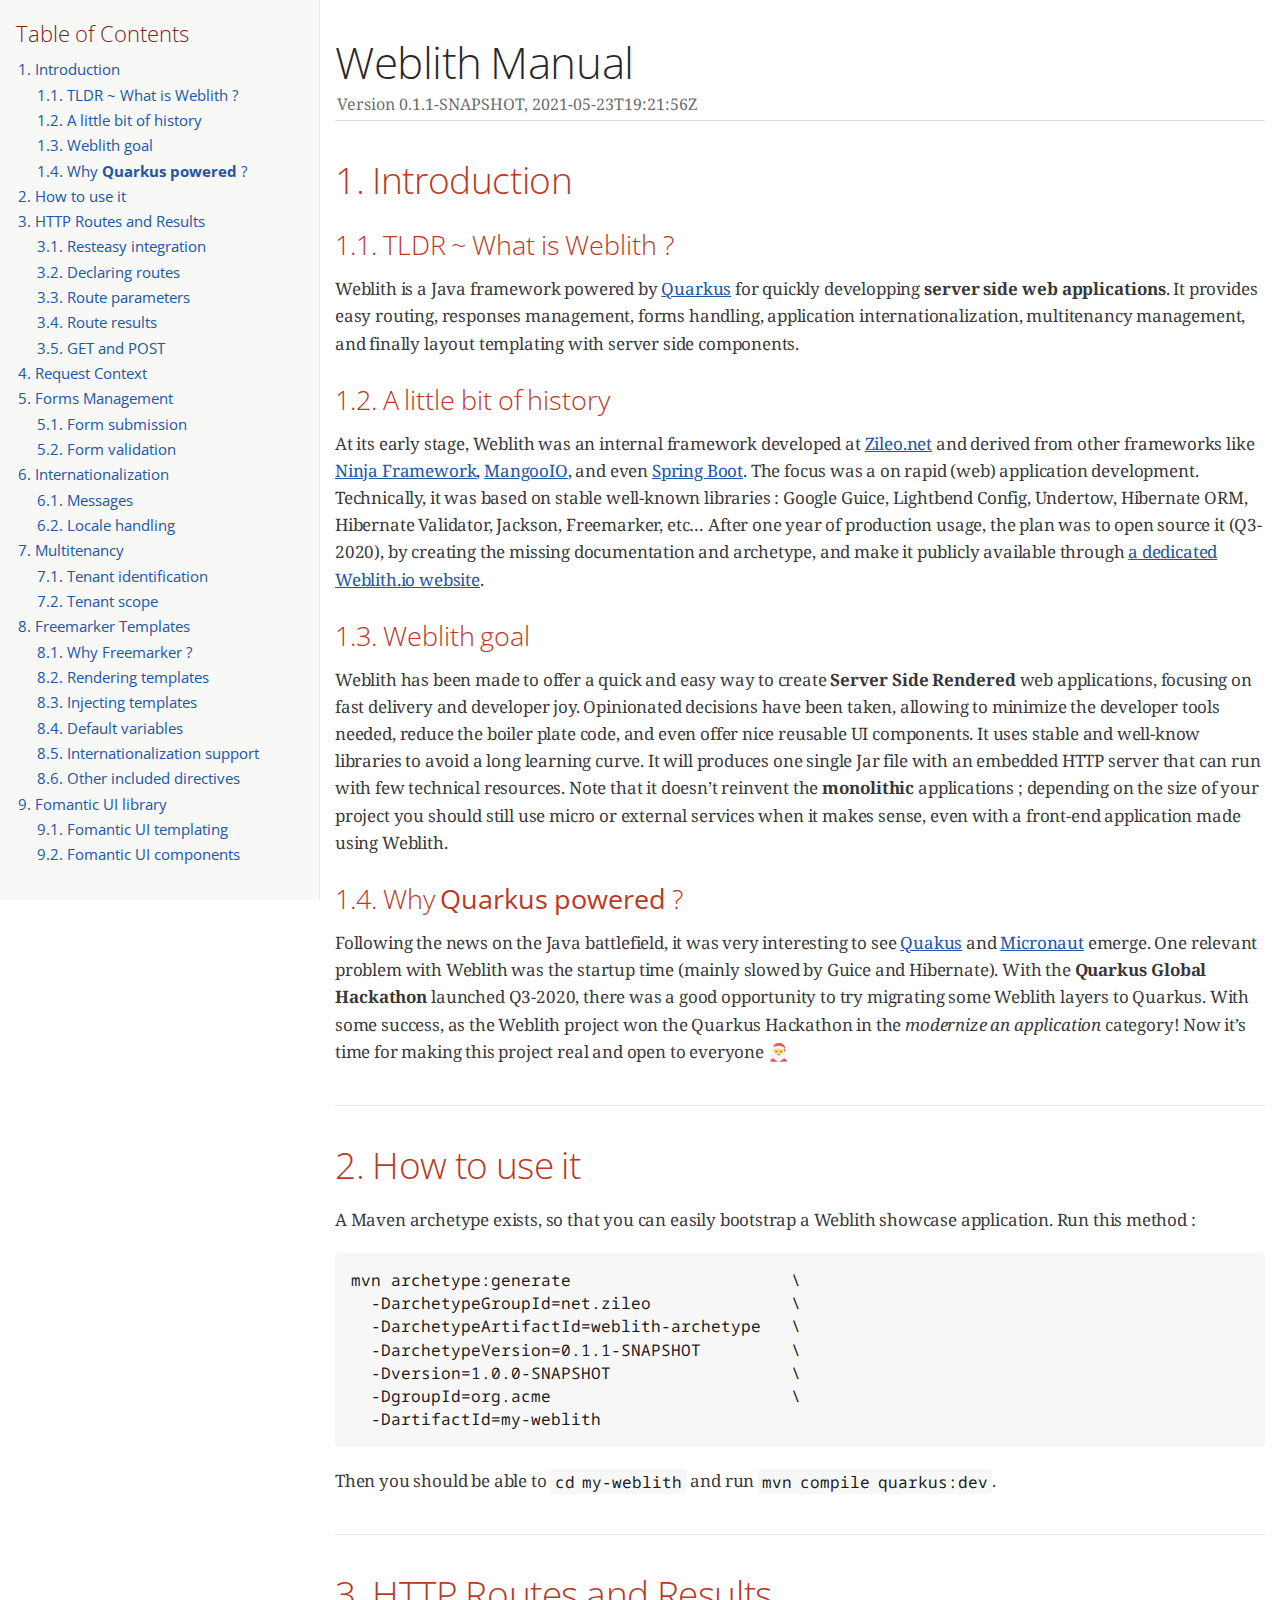
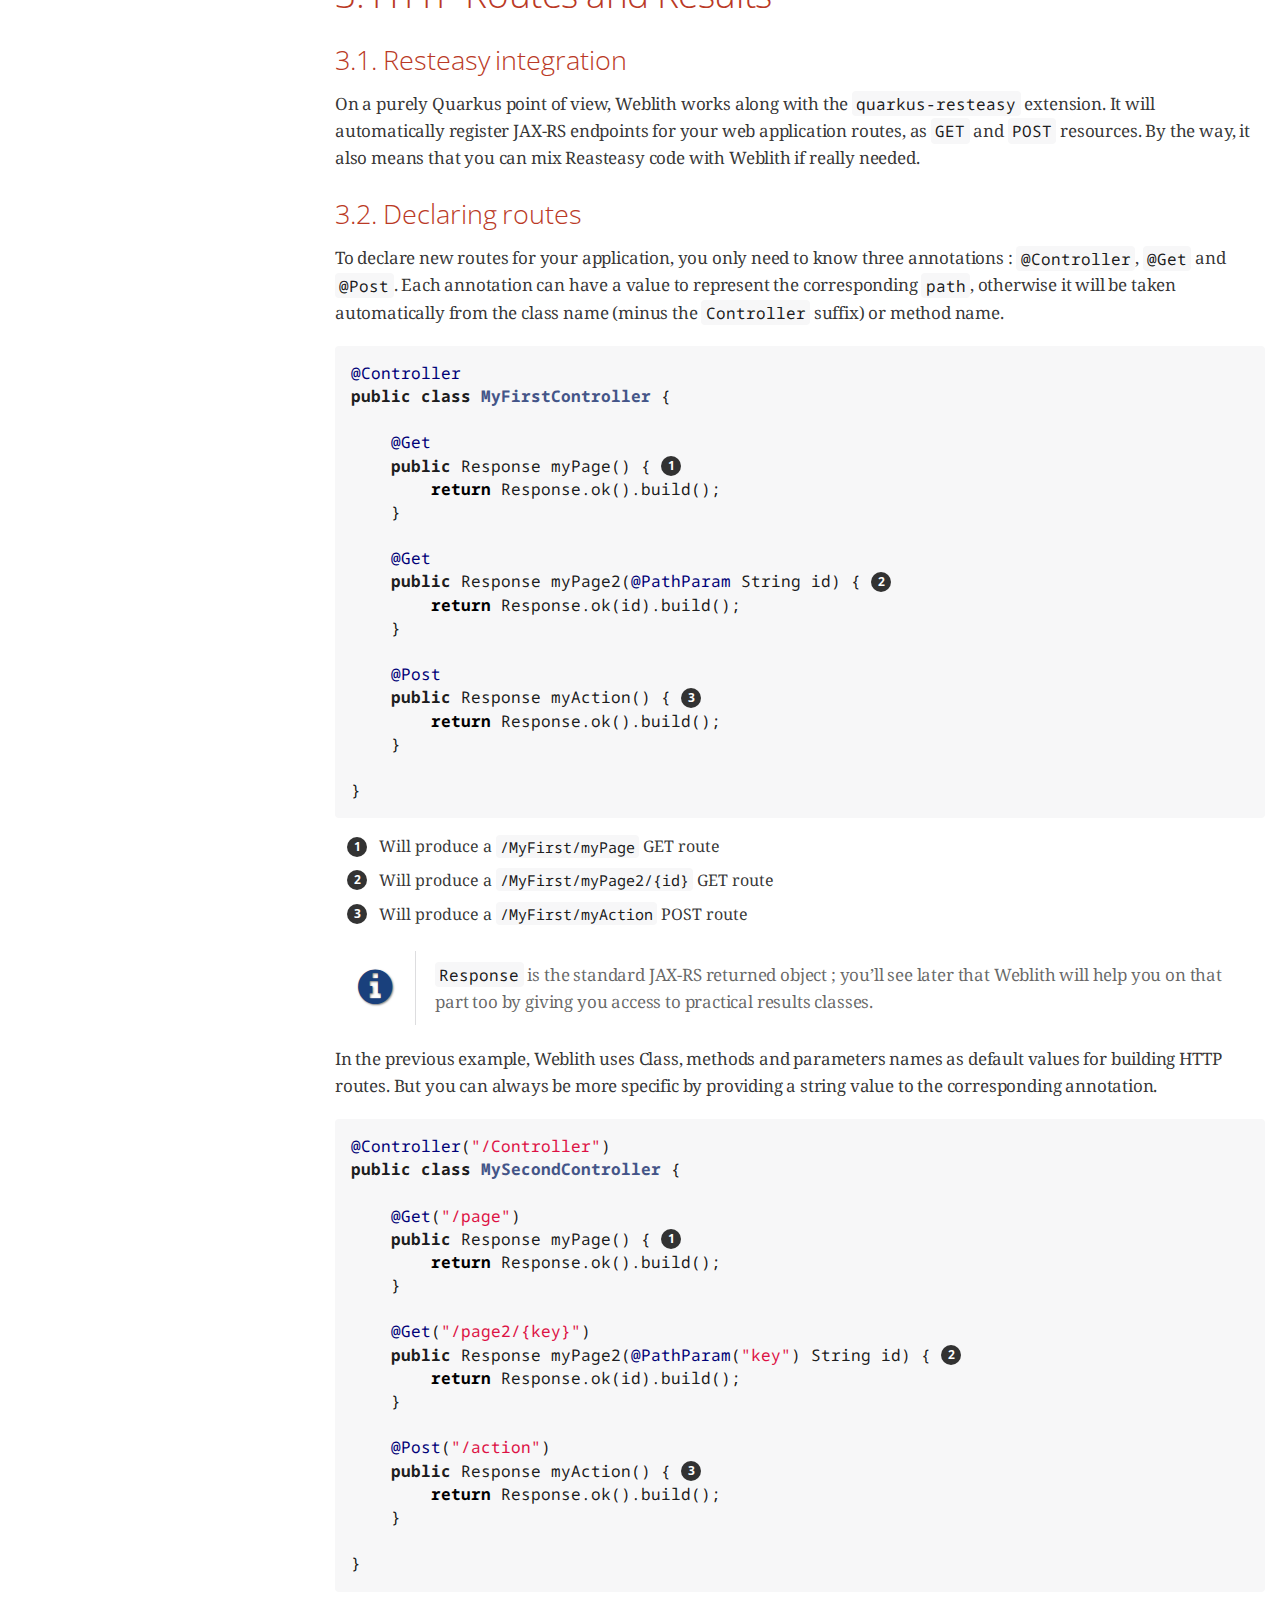
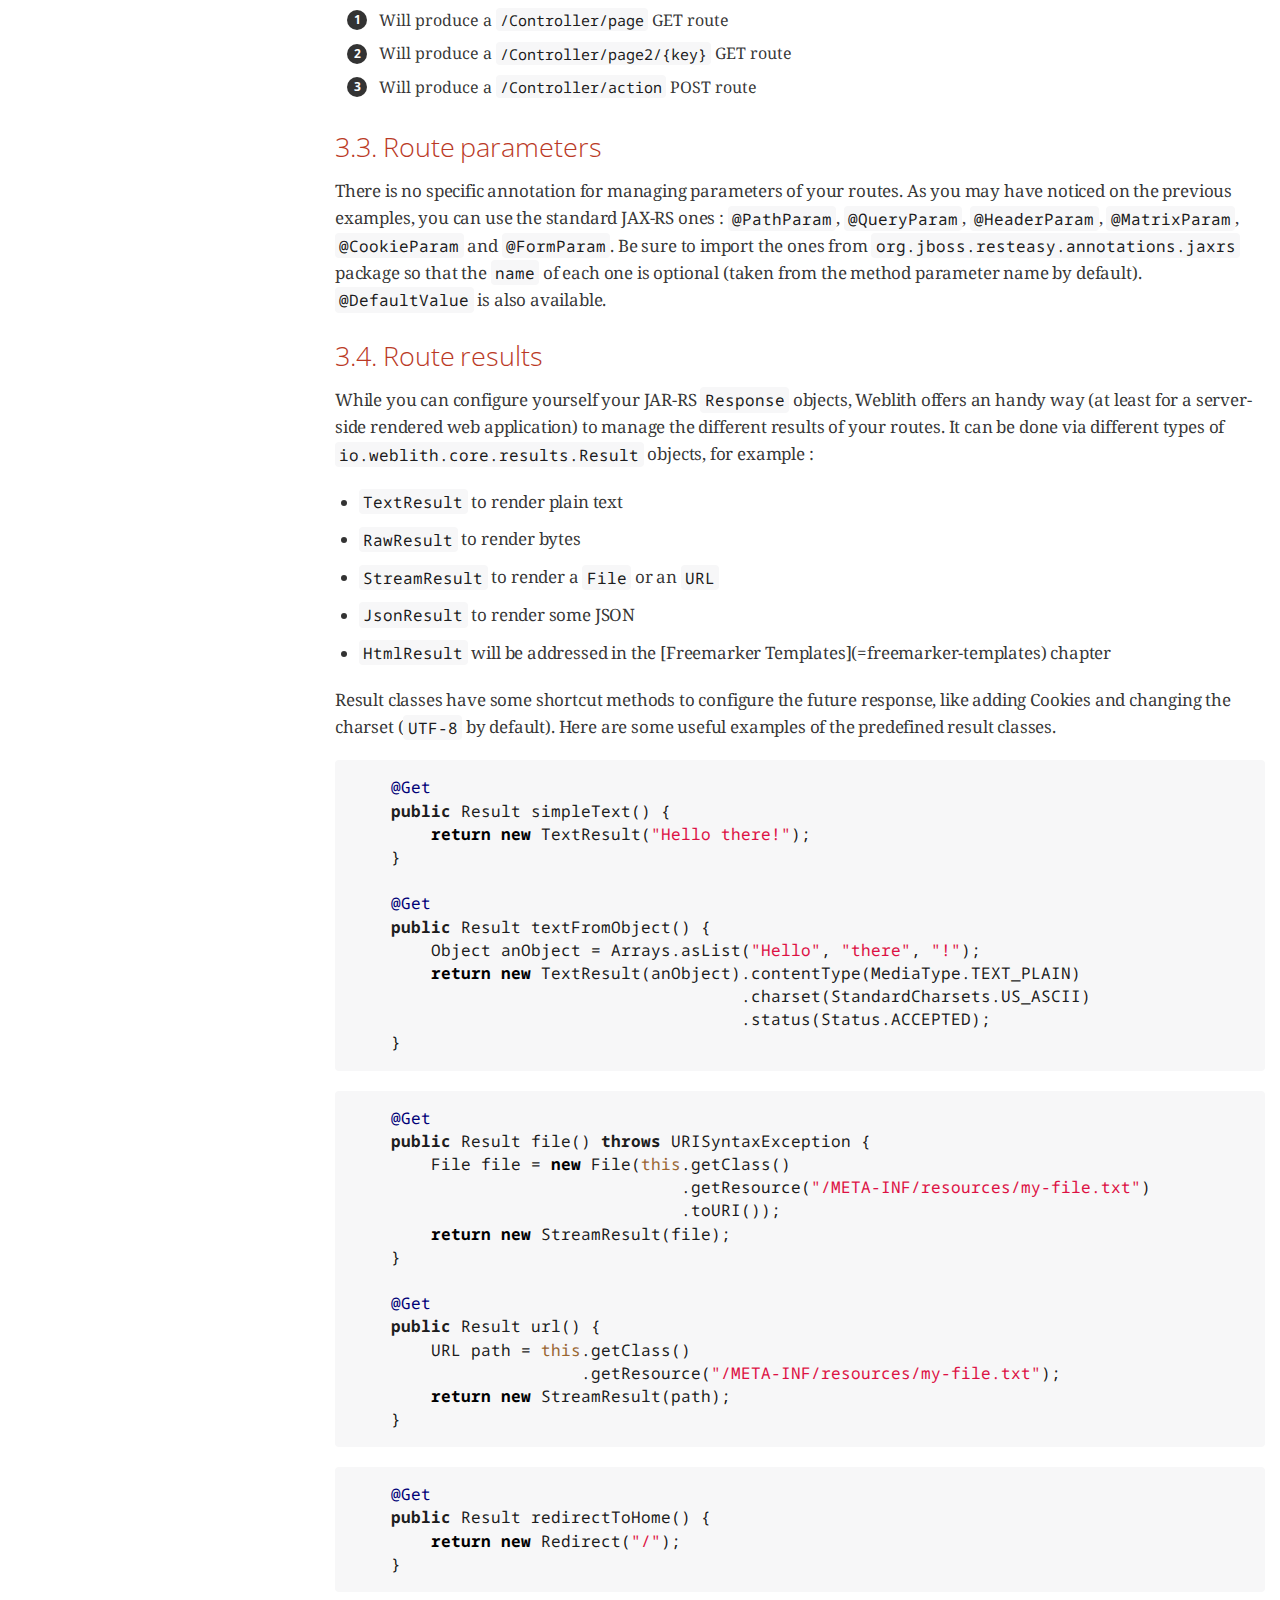
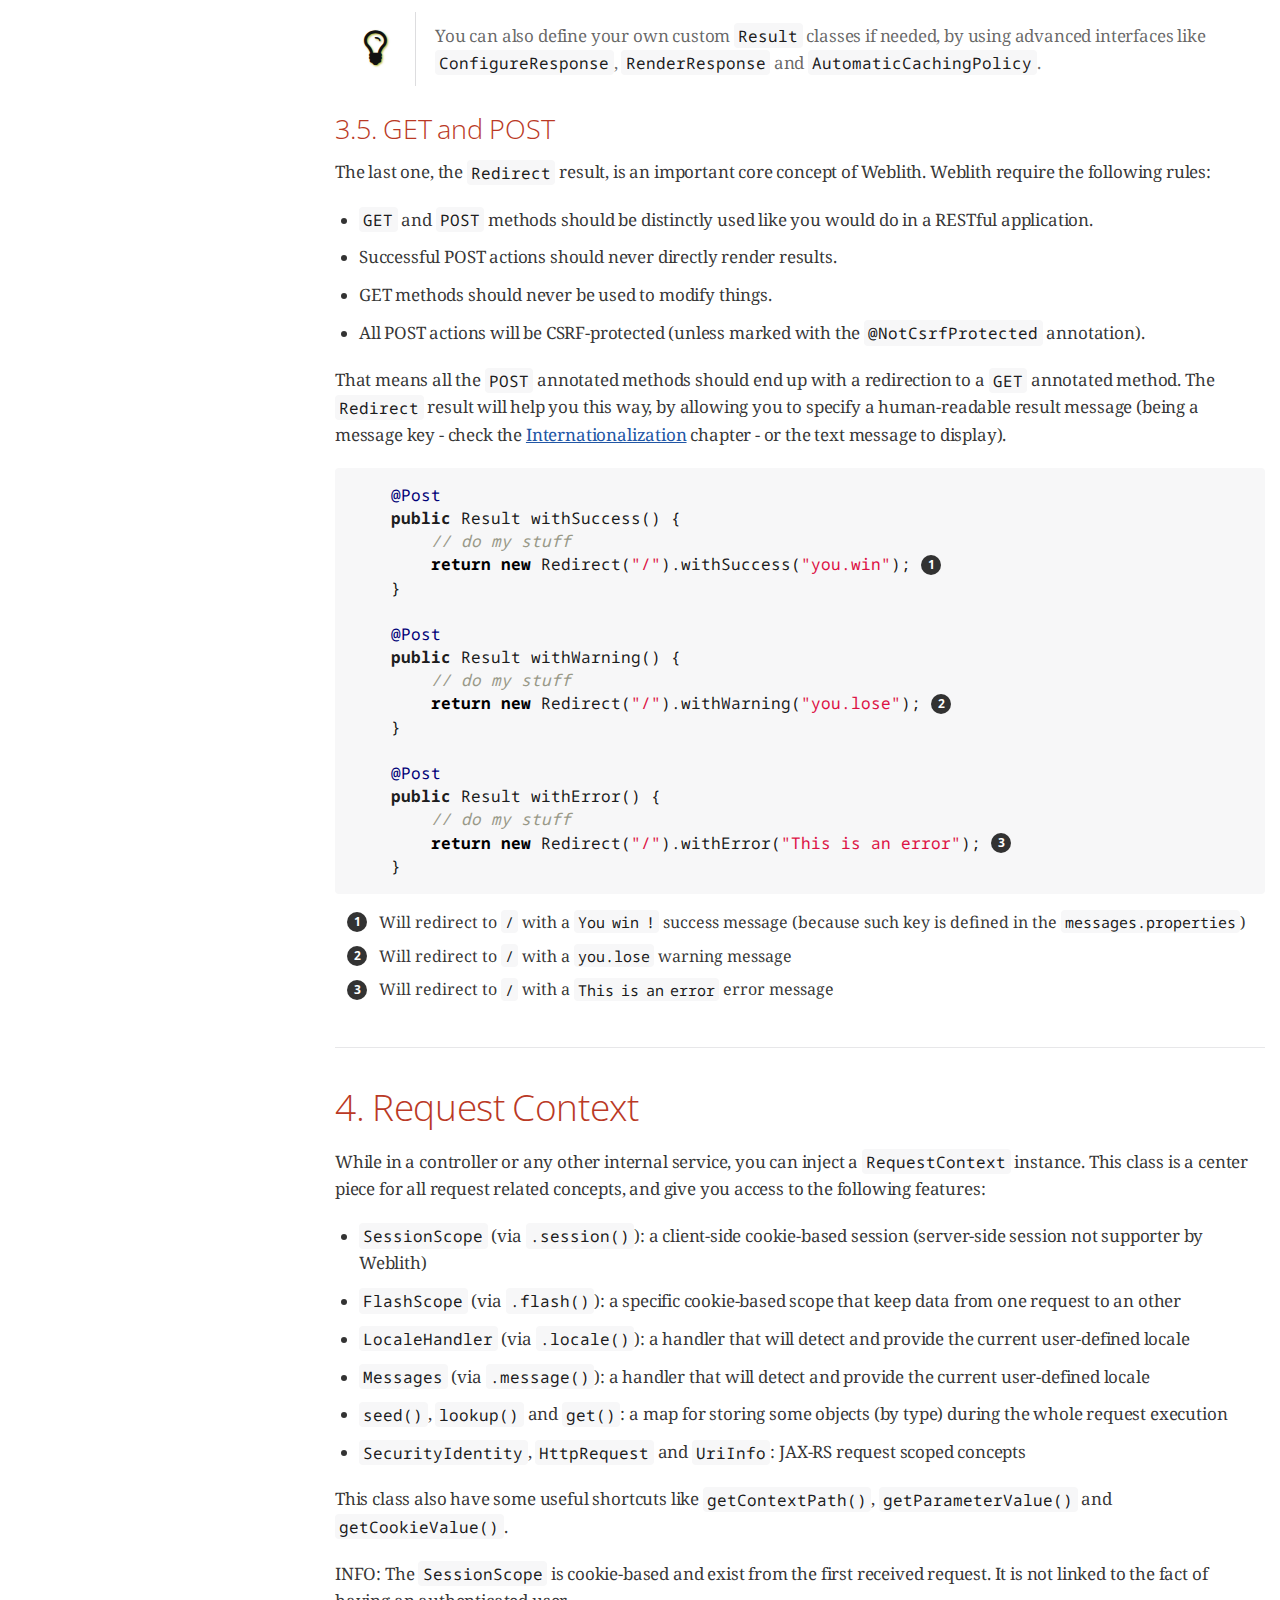
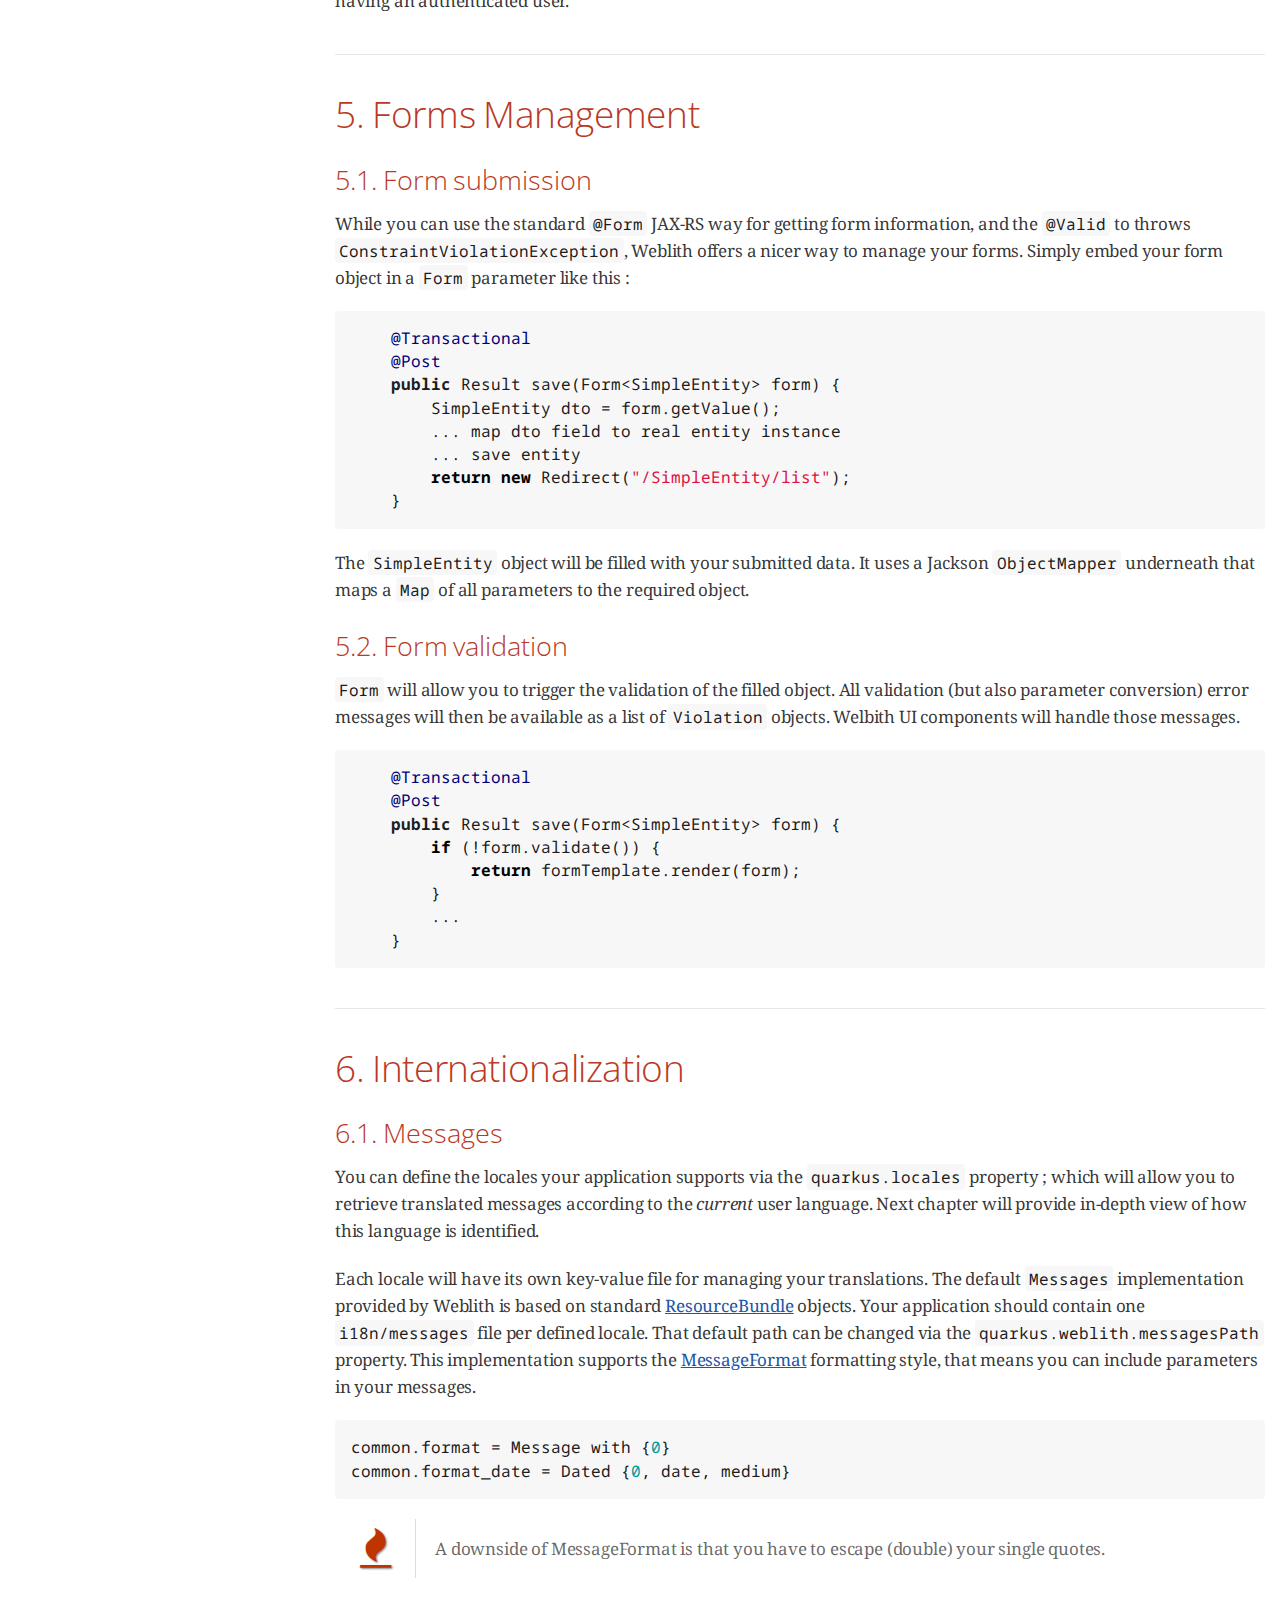
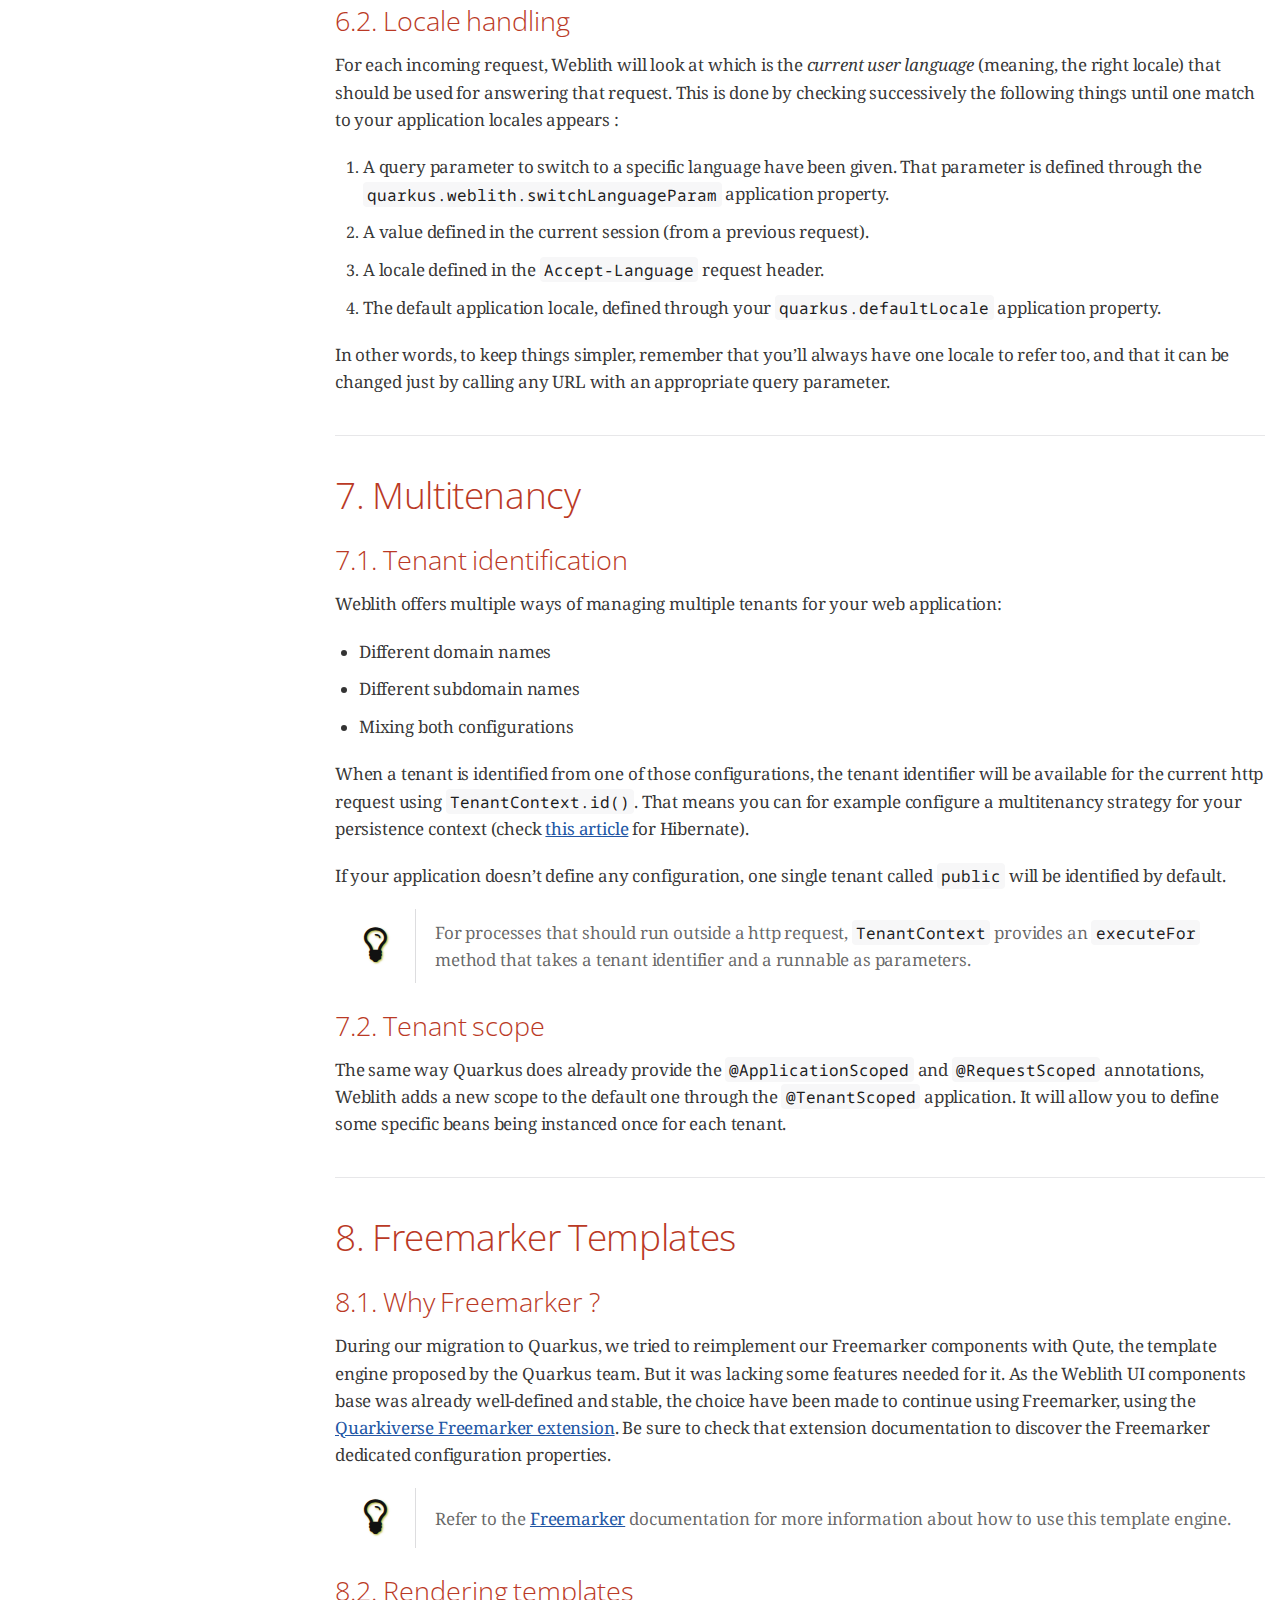
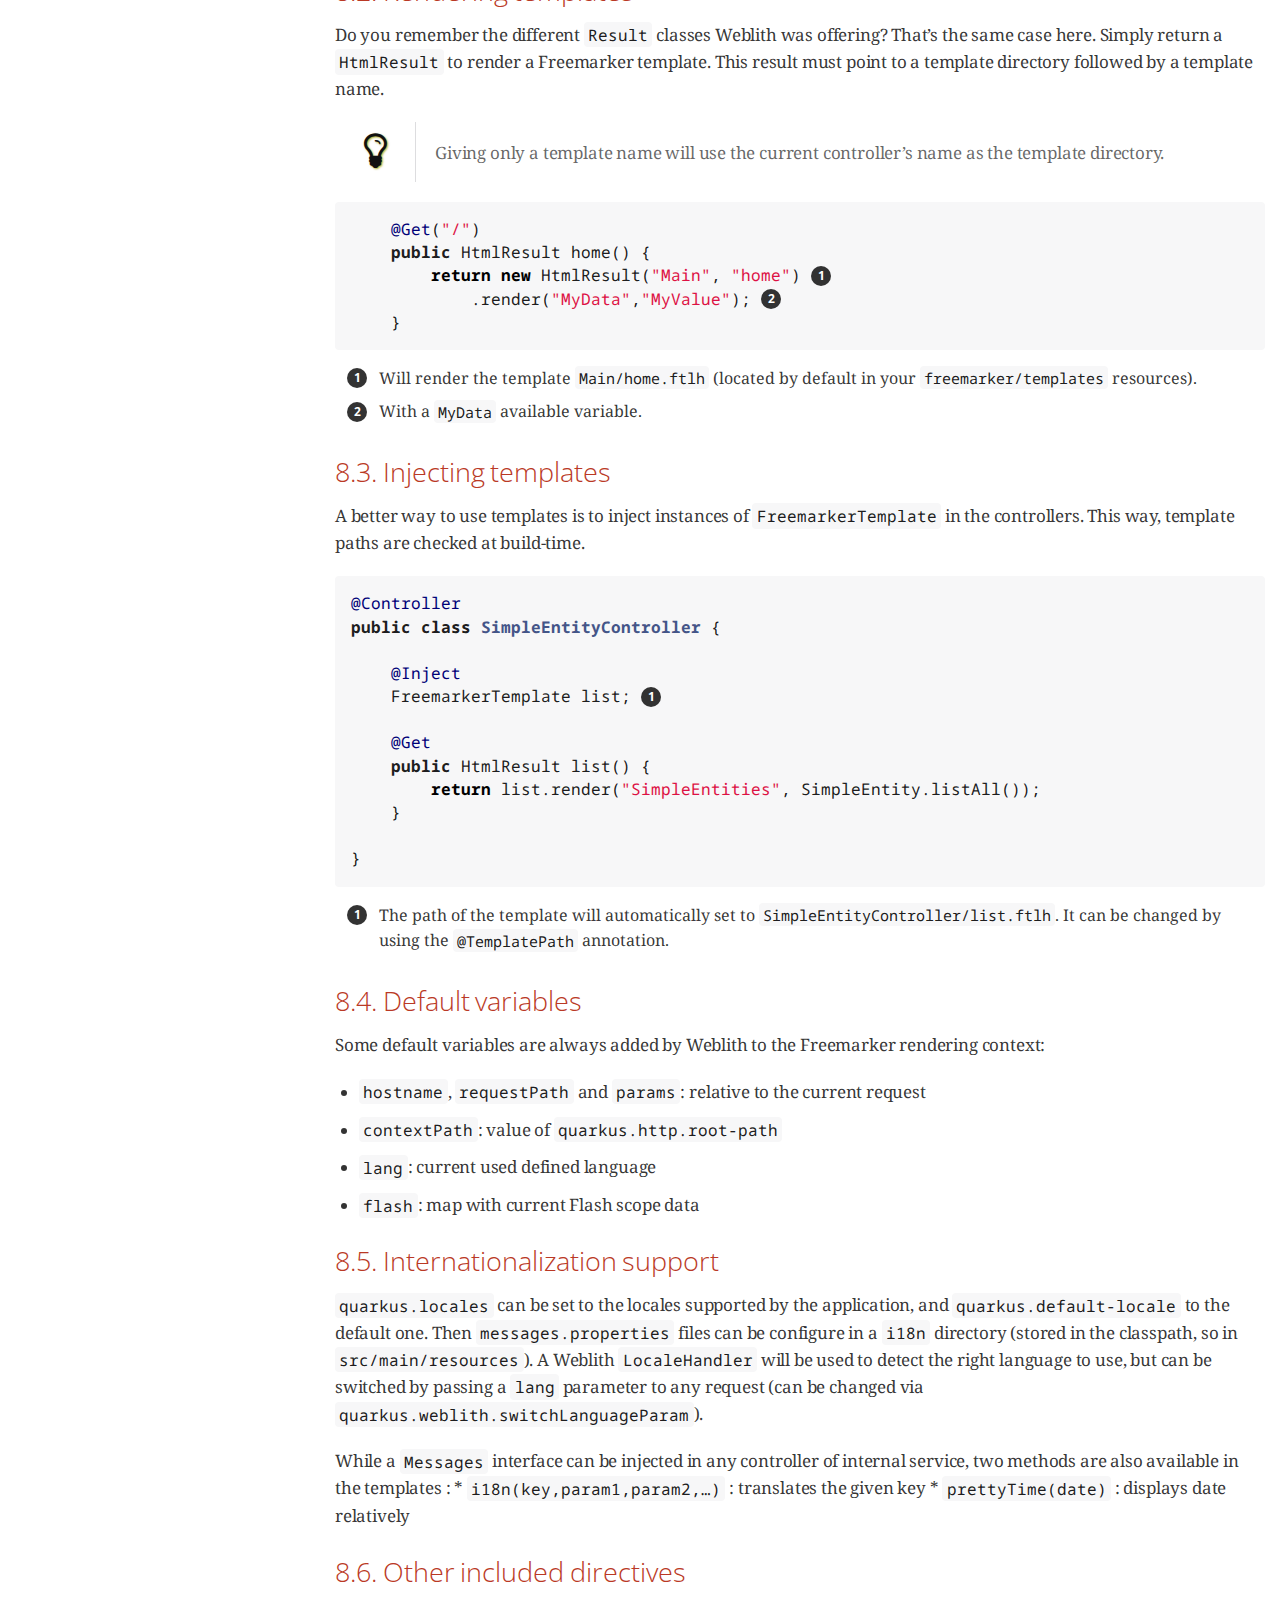
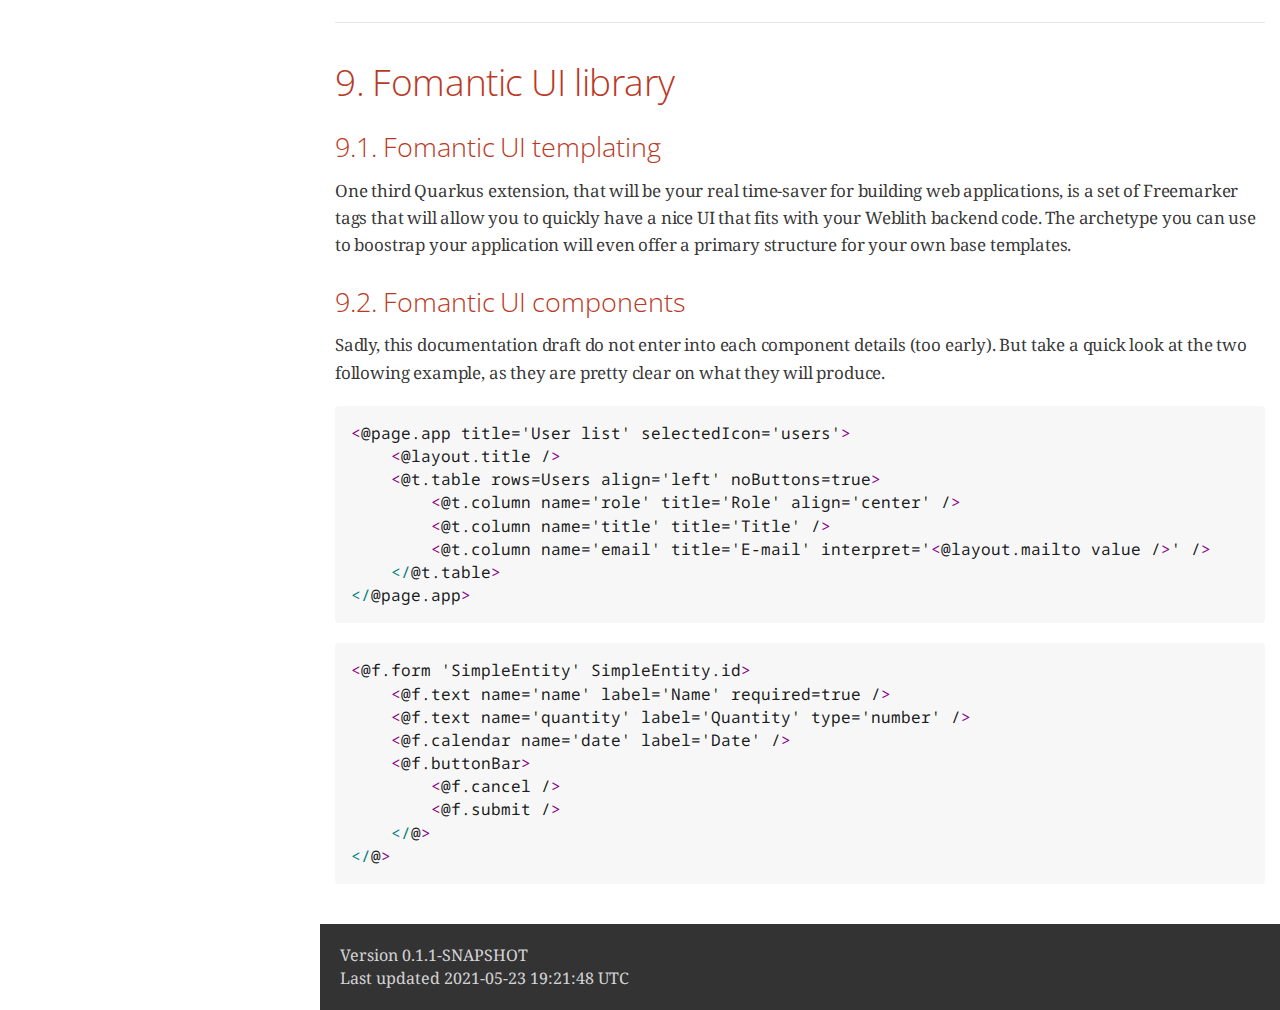
<file: index.html>
<!DOCTYPE html>
<html lang="en">
<head>
<meta charset="UTF-8">
<meta http-equiv="X-UA-Compatible" content="IE=edge">
<meta name="viewport" content="width=device-width, initial-scale=1.0">
<meta name="generator" content="Asciidoctor 2.0.10">
<title>Weblith Manual</title>
<link rel="stylesheet" href="https://fonts.googleapis.com/css?family=Open+Sans:300,300italic,400,400italic,600,600italic%7CNoto+Serif:400,400italic,700,700italic%7CDroid+Sans+Mono:400,700">
<link rel="stylesheet" href="./asciidoctor.css">
<link rel="stylesheet" href="https://cdnjs.cloudflare.com/ajax/libs/font-awesome/4.7.0/css/font-awesome.min.css">
</head>
<body class="article toc2 toc-left">
<div id="header">
<h1>Weblith Manual</h1>
<div class="details">
<span id="revnumber">version 0.1.1-SNAPSHOT,</span>
<span id="revdate">2021-05-23T19:21:56Z</span>
</div>
<div id="toc" class="toc2">
<div id="toctitle">Table of Contents</div>
<ul class="sectlevel1">
<li><a href="#_introduction">1. Introduction</a>
<ul class="sectlevel2">
<li><a href="#_tldr_what_is_weblith">1.1. TLDR ~ What is Weblith ?</a></li>
<li><a href="#_a_little_bit_of_history">1.2. A little bit of history</a></li>
<li><a href="#_weblith_goal">1.3. Weblith goal</a></li>
<li><a href="#_why_quarkus_powered">1.4. Why <strong>Quarkus powered</strong> ?</a></li>
</ul>
</li>
<li><a href="#_how_to_use_it">2. How to use it</a></li>
<li><a href="#_http_routes_and_results">3. HTTP Routes and Results</a>
<ul class="sectlevel2">
<li><a href="#_resteasy_integration">3.1. Resteasy integration</a></li>
<li><a href="#_declaring_routes">3.2. Declaring routes</a></li>
<li><a href="#_route_parameters">3.3. Route parameters</a></li>
<li><a href="#_route_results">3.4. Route results</a></li>
<li><a href="#_get_and_post">3.5. GET and POST</a></li>
</ul>
</li>
<li><a href="#_request_context">4. Request Context</a></li>
<li><a href="#_forms_management">5. Forms Management</a>
<ul class="sectlevel2">
<li><a href="#_form_submission">5.1. Form submission</a></li>
<li><a href="#_form_validation">5.2. Form validation</a></li>
</ul>
</li>
<li><a href="#i18n">6. Internationalization</a>
<ul class="sectlevel2">
<li><a href="#_messages">6.1. Messages</a></li>
<li><a href="#_locale_handling">6.2. Locale handling</a></li>
</ul>
</li>
<li><a href="#_multitenancy">7. Multitenancy</a>
<ul class="sectlevel2">
<li><a href="#_tenant_identification">7.1. Tenant identification</a></li>
<li><a href="#_tenant_scope">7.2. Tenant scope</a></li>
</ul>
</li>
<li><a href="#_freemarker_templates">8. Freemarker Templates</a>
<ul class="sectlevel2">
<li><a href="#_why_freemarker">8.1. Why Freemarker ?</a></li>
<li><a href="#_rendering_templates">8.2. Rendering templates</a></li>
<li><a href="#_injecting_templates">8.3. Injecting templates</a></li>
<li><a href="#_default_variables">8.4. Default variables</a></li>
<li><a href="#_internationalization_support">8.5. Internationalization support</a></li>
<li><a href="#_other_included_directives">8.6. Other included directives</a></li>
</ul>
</li>
<li><a href="#_fomantic_ui_library">9. Fomantic UI library</a>
<ul class="sectlevel2">
<li><a href="#_fomantic_ui_templating">9.1. Fomantic UI templating</a></li>
<li><a href="#_fomantic_ui_components">9.2. Fomantic UI components</a></li>
</ul>
</li>
</ul>
</div>
</div>
<div id="content">
<div class="sect1">
<h2 id="_introduction">1. Introduction</h2>
<div class="sectionbody">
<div class="sect2">
<h3 id="_tldr_what_is_weblith">1.1. TLDR ~ What is Weblith ?</h3>
<div class="paragraph">
<p>Weblith is a Java framework powered by <a href="https://quarkus.io">Quarkus</a> for quickly developping <strong>server side web applications</strong>. It provides easy routing, responses management, forms handling, application internationalization, multitenancy management, and finally layout templating with server side components.</p>
</div>
</div>
<div class="sect2">
<h3 id="_a_little_bit_of_history">1.2. A little bit of history</h3>
<div class="paragraph">
<p>At its early stage, Weblith was an internal framework developed at <a href="https://zileo.net">Zileo.net</a> and derived from other frameworks like <a href="http://www.ninjaframework.org">Ninja Framework</a>, <a href="https://github.com/svenkubiak/mangooio">MangooIO</a>, and even <a href="https://spring.io">Spring Boot</a>. The focus was a on rapid (web) application development. Technically, it was based on stable well-known libraries : Google Guice, Lightbend Config, Undertow, Hibernate ORM, Hibernate Validator, Jackson, Freemarker, etc&#8230;&#8203; After one year of production usage, the plan was to open source it (Q3-2020), by creating the missing documentation and archetype, and make it publicly available through <a href="http://weblith.io">a dedicated Weblith.io website</a>.</p>
</div>
</div>
<div class="sect2">
<h3 id="_weblith_goal">1.3. Weblith goal</h3>
<div class="paragraph">
<p>Weblith has been made to offer a quick and easy way to create <strong>Server Side Rendered</strong> web applications, focusing on fast delivery and developer joy. Opinionated decisions have been taken, allowing to minimize the developer tools needed, reduce the boiler plate code, and even offer nice reusable UI components. It uses stable and well-know libraries to avoid a long learning curve. It will produces one single Jar file with an embedded HTTP server that can run with few technical resources. Note that it doesn&#8217;t reinvent the <strong>monolithic</strong> applications ; depending on the size of your project you should still use micro or external services when it makes sense, even with a front-end application made using Weblith.</p>
</div>
</div>
<div class="sect2">
<h3 id="_why_quarkus_powered">1.4. Why <strong>Quarkus powered</strong> ?</h3>
<div class="paragraph">
<p>Following the news on the Java battlefield, it was very interesting to see <a href="https://quarkus.io">Quakus</a> and <a href="http://micronaut.io">Micronaut</a> emerge. One relevant problem with Weblith was the startup time (mainly slowed by Guice and Hibernate). With the <strong>Quarkus Global Hackathon</strong> launched Q3-2020, there was a good opportunity to try migrating some Weblith layers to Quarkus. With some success, as the Weblith project won the Quarkus Hackathon in the <em>modernize an application</em> category! Now it&#8217;s time for making this project real and open to everyone &#127877;</p>
</div>
</div>
</div>
</div>
<div class="sect1">
<h2 id="_how_to_use_it">2. How to use it</h2>
<div class="sectionbody">
<div class="paragraph">
<p>A Maven archetype exists, so that you can easily bootstrap a Weblith showcase application. Run this method :</p>
</div>
<div class="listingblock">
<div class="content">
<pre class="CodeRay highlight"><code data-lang="shell">mvn archetype:generate                      \
  -DarchetypeGroupId=net.zileo              \
  -DarchetypeArtifactId=weblith-archetype   \
  -DarchetypeVersion=0.1.1-SNAPSHOT         \
  -Dversion=1.0.0-SNAPSHOT                  \
  -DgroupId=org.acme                        \
  -DartifactId=my-weblith</code></pre>
</div>
</div>
<div class="paragraph">
<p>Then you should be able to <code>cd my-weblith</code> and run <code>mvn compile quarkus:dev</code>.</p>
</div>
</div>
</div>
<div class="sect1">
<h2 id="_http_routes_and_results">3. HTTP Routes and Results</h2>
<div class="sectionbody">
<div class="sect2">
<h3 id="_resteasy_integration">3.1. Resteasy integration</h3>
<div class="paragraph">
<p>On a purely Quarkus point of view, Weblith works along with the <code>quarkus-resteasy</code> extension. It will automatically register JAX-RS endpoints for your web application routes, as <code>GET</code> and <code>POST</code> resources. By the way, it also means that you can mix Reasteasy code with Weblith if really needed.</p>
</div>
</div>
<div class="sect2">
<h3 id="_declaring_routes">3.2. Declaring routes</h3>
<div class="paragraph">
<p>To declare new routes for your application, you only need to know three annotations : <code>@Controller</code>, <code>@Get</code> and <code>@Post</code>. Each annotation can have a value to represent the corresponding <code>path</code>, otherwise it will be taken automatically from the class name (minus the <code>Controller</code> suffix) or method name.</p>
</div>
<div class="listingblock">
<div class="content">
<pre class="CodeRay highlight"><code data-lang="java"><span class="annotation">@Controller</span>
<span class="directive">public</span> <span class="type">class</span> <span class="class">MyFirstController</span> {

    <span class="annotation">@Get</span>
    <span class="directive">public</span> Response myPage() { <i class="conum" data-value="1"></i><b>(1)</b>
        <span class="keyword">return</span> Response.ok().build();
    }

    <span class="annotation">@Get</span>
    <span class="directive">public</span> Response myPage2(<span class="annotation">@PathParam</span> <span class="predefined-type">String</span> id) { <i class="conum" data-value="2"></i><b>(2)</b>
        <span class="keyword">return</span> Response.ok(id).build();
    }

    <span class="annotation">@Post</span>
    <span class="directive">public</span> Response myAction() { <i class="conum" data-value="3"></i><b>(3)</b>
        <span class="keyword">return</span> Response.ok().build();
    }

}</code></pre>
</div>
</div>
<div class="colist arabic">
<table>
<tr>
<td><i class="conum" data-value="1"></i><b>1</b></td>
<td>Will produce a <code>/MyFirst/myPage</code> GET route</td>
</tr>
<tr>
<td><i class="conum" data-value="2"></i><b>2</b></td>
<td>Will produce a <code>/MyFirst/myPage2/{id}</code> GET route</td>
</tr>
<tr>
<td><i class="conum" data-value="3"></i><b>3</b></td>
<td>Will produce a <code>/MyFirst/myAction</code> POST route</td>
</tr>
</table>
</div>
<div class="admonitionblock note">
<table>
<tr>
<td class="icon">
<i class="fa icon-note" title="Note"></i>
</td>
<td class="content">
<code>Response</code> is the standard JAX-RS returned object ; you&#8217;ll see later that Weblith will help you on that part too by giving you access to practical results classes.
</td>
</tr>
</table>
</div>
<div class="paragraph">
<p>In the previous example, Weblith uses Class, methods and parameters names as default values for building HTTP routes. But you can always be more specific by providing a string value to the corresponding annotation.</p>
</div>
<div class="listingblock">
<div class="content">
<pre class="CodeRay highlight"><code data-lang="java"><span class="annotation">@Controller</span>(<span class="string"><span class="delimiter">&quot;</span><span class="content">/Controller</span><span class="delimiter">&quot;</span></span>)
<span class="directive">public</span> <span class="type">class</span> <span class="class">MySecondController</span> {

    <span class="annotation">@Get</span>(<span class="string"><span class="delimiter">&quot;</span><span class="content">/page</span><span class="delimiter">&quot;</span></span>)
    <span class="directive">public</span> Response myPage() { <i class="conum" data-value="1"></i><b>(1)</b>
        <span class="keyword">return</span> Response.ok().build();
    }

    <span class="annotation">@Get</span>(<span class="string"><span class="delimiter">&quot;</span><span class="content">/page2/{key}</span><span class="delimiter">&quot;</span></span>)
    <span class="directive">public</span> Response myPage2(<span class="annotation">@PathParam</span>(<span class="string"><span class="delimiter">&quot;</span><span class="content">key</span><span class="delimiter">&quot;</span></span>) <span class="predefined-type">String</span> id) { <i class="conum" data-value="2"></i><b>(2)</b>
        <span class="keyword">return</span> Response.ok(id).build();
    }

    <span class="annotation">@Post</span>(<span class="string"><span class="delimiter">&quot;</span><span class="content">/action</span><span class="delimiter">&quot;</span></span>)
    <span class="directive">public</span> Response myAction() { <i class="conum" data-value="3"></i><b>(3)</b>
        <span class="keyword">return</span> Response.ok().build();
    }

}</code></pre>
</div>
</div>
<div class="colist arabic">
<table>
<tr>
<td><i class="conum" data-value="1"></i><b>1</b></td>
<td>Will produce a <code>/Controller/page</code> GET route</td>
</tr>
<tr>
<td><i class="conum" data-value="2"></i><b>2</b></td>
<td>Will produce a <code>/Controller/page2/{key}</code> GET route</td>
</tr>
<tr>
<td><i class="conum" data-value="3"></i><b>3</b></td>
<td>Will produce a <code>/Controller/action</code> POST route</td>
</tr>
</table>
</div>
</div>
<div class="sect2">
<h3 id="_route_parameters">3.3. Route parameters</h3>
<div class="paragraph">
<p>There is no specific annotation for managing parameters of your routes. As you may have noticed on the previous examples, you can use the standard JAX-RS ones : <code>@PathParam</code>, <code>@QueryParam</code>, <code>@HeaderParam</code>, <code>@MatrixParam</code>, <code>@CookieParam</code> and <code>@FormParam</code>. Be sure to import the ones from <code>org.jboss.resteasy.annotations.jaxrs</code> package so that the <code>name</code> of each one is optional (taken from the method parameter name by default). <code>@DefaultValue</code> is also available.</p>
</div>
</div>
<div class="sect2">
<h3 id="_route_results">3.4. Route results</h3>
<div class="paragraph">
<p>While you can configure yourself your JAR-RS <code>Response</code> objects, Weblith offers an handy way (at least for a server-side rendered web application) to manage the different results of your routes. It can be done via different types of <code>io.weblith.core.results.Result</code> objects, for example :</p>
</div>
<div class="ulist">
<ul>
<li>
<p><code>TextResult</code> to render plain text</p>
</li>
<li>
<p><code>RawResult</code> to render bytes</p>
</li>
<li>
<p><code>StreamResult</code> to render a <code>File</code> or an <code>URL</code></p>
</li>
<li>
<p><code>JsonResult</code> to render some JSON</p>
</li>
<li>
<p><code>HtmlResult</code> will be addressed in the [Freemarker Templates](=freemarker-templates) chapter</p>
</li>
</ul>
</div>
<div class="paragraph">
<p>Result classes have some shortcut methods to configure the future response, like adding Cookies and changing the charset (<code>UTF-8</code> by default). Here are some useful examples of the predefined result classes.</p>
</div>
<div class="listingblock">
<div class="content">
<pre class="CodeRay highlight"><code data-lang="java">    <span class="annotation">@Get</span>
    <span class="directive">public</span> <span class="predefined-type">Result</span> simpleText() {
        <span class="keyword">return</span> <span class="keyword">new</span> TextResult(<span class="string"><span class="delimiter">&quot;</span><span class="content">Hello there!</span><span class="delimiter">&quot;</span></span>);
    }

    <span class="annotation">@Get</span>
    <span class="directive">public</span> <span class="predefined-type">Result</span> textFromObject() {
        <span class="predefined-type">Object</span> anObject = <span class="predefined-type">Arrays</span>.asList(<span class="string"><span class="delimiter">&quot;</span><span class="content">Hello</span><span class="delimiter">&quot;</span></span>, <span class="string"><span class="delimiter">&quot;</span><span class="content">there</span><span class="delimiter">&quot;</span></span>, <span class="string"><span class="delimiter">&quot;</span><span class="content">!</span><span class="delimiter">&quot;</span></span>);
        <span class="keyword">return</span> <span class="keyword">new</span> TextResult(anObject).contentType(MediaType.TEXT_PLAIN)
                                       .charset(StandardCharsets.US_ASCII)
                                       .status(Status.ACCEPTED);
    }</code></pre>
</div>
</div>
<div class="listingblock">
<div class="content">
<pre class="CodeRay highlight"><code data-lang="java">    <span class="annotation">@Get</span>
    <span class="directive">public</span> <span class="predefined-type">Result</span> file() <span class="directive">throws</span> <span class="exception">URISyntaxException</span> {
        <span class="predefined-type">File</span> file = <span class="keyword">new</span> <span class="predefined-type">File</span>(<span class="local-variable">this</span>.getClass()
                                 .getResource(<span class="string"><span class="delimiter">&quot;</span><span class="content">/META-INF/resources/my-file.txt</span><span class="delimiter">&quot;</span></span>)
                                 .toURI());
        <span class="keyword">return</span> <span class="keyword">new</span> <span class="predefined-type">StreamResult</span>(file);
    }

    <span class="annotation">@Get</span>
    <span class="directive">public</span> <span class="predefined-type">Result</span> url() {
        <span class="predefined-type">URL</span> path = <span class="local-variable">this</span>.getClass()
                       .getResource(<span class="string"><span class="delimiter">&quot;</span><span class="content">/META-INF/resources/my-file.txt</span><span class="delimiter">&quot;</span></span>);
        <span class="keyword">return</span> <span class="keyword">new</span> <span class="predefined-type">StreamResult</span>(path);
    }</code></pre>
</div>
</div>
<div class="listingblock">
<div class="content">
<pre class="CodeRay highlight"><code data-lang="java">    <span class="annotation">@Get</span>
    <span class="directive">public</span> <span class="predefined-type">Result</span> redirectToHome() {
        <span class="keyword">return</span> <span class="keyword">new</span> Redirect(<span class="string"><span class="delimiter">&quot;</span><span class="content">/</span><span class="delimiter">&quot;</span></span>);
    }</code></pre>
</div>
</div>
<div class="admonitionblock tip">
<table>
<tr>
<td class="icon">
<i class="fa icon-tip" title="Tip"></i>
</td>
<td class="content">
You can also define your own custom <code>Result</code> classes if needed, by using advanced interfaces like <code>ConfigureResponse</code>, <code>RenderResponse</code> and <code>AutomaticCachingPolicy</code>.
</td>
</tr>
</table>
</div>
</div>
<div class="sect2">
<h3 id="_get_and_post">3.5. GET and POST</h3>
<div class="paragraph">
<p>The last one, the <code>Redirect</code> result, is an important core concept of Weblith. Weblith require the following rules:</p>
</div>
<div class="ulist">
<ul>
<li>
<p><code>GET</code> and <code>POST</code> methods should be distinctly used like you would do in a RESTful application.</p>
</li>
<li>
<p>Successful POST actions should never directly render results.</p>
</li>
<li>
<p>GET methods should never be used to modify things.</p>
</li>
<li>
<p>All POST actions will be CSRF-protected (unless marked with the <code>@NotCsrfProtected</code> annotation).</p>
</li>
</ul>
</div>
<div class="paragraph">
<p>That means all the <code>POST</code> annotated methods should end up with a redirection to a <code>GET</code> annotated method. The <code>Redirect</code> result will help you this way, by allowing you to specify a human-readable result message (being a message key - check the <a href="#i18n">Internationalization</a> chapter - or the text message to display).</p>
</div>
<div class="listingblock">
<div class="content">
<pre class="CodeRay highlight"><code data-lang="java">    <span class="annotation">@Post</span>
    <span class="directive">public</span> <span class="predefined-type">Result</span> withSuccess() {
        <span class="comment">// do my stuff</span>
        <span class="keyword">return</span> <span class="keyword">new</span> Redirect(<span class="string"><span class="delimiter">&quot;</span><span class="content">/</span><span class="delimiter">&quot;</span></span>).withSuccess(<span class="string"><span class="delimiter">&quot;</span><span class="content">you.win</span><span class="delimiter">&quot;</span></span>); <i class="conum" data-value="1"></i><b>(1)</b>
    }

    <span class="annotation">@Post</span>
    <span class="directive">public</span> <span class="predefined-type">Result</span> withWarning() {
        <span class="comment">// do my stuff</span>
        <span class="keyword">return</span> <span class="keyword">new</span> Redirect(<span class="string"><span class="delimiter">&quot;</span><span class="content">/</span><span class="delimiter">&quot;</span></span>).withWarning(<span class="string"><span class="delimiter">&quot;</span><span class="content">you.lose</span><span class="delimiter">&quot;</span></span>); <i class="conum" data-value="2"></i><b>(2)</b>
    }

    <span class="annotation">@Post</span>
    <span class="directive">public</span> <span class="predefined-type">Result</span> withError() {
        <span class="comment">// do my stuff</span>
        <span class="keyword">return</span> <span class="keyword">new</span> Redirect(<span class="string"><span class="delimiter">&quot;</span><span class="content">/</span><span class="delimiter">&quot;</span></span>).withError(<span class="string"><span class="delimiter">&quot;</span><span class="content">This is an error</span><span class="delimiter">&quot;</span></span>); <i class="conum" data-value="3"></i><b>(3)</b>
    }</code></pre>
</div>
</div>
<div class="colist arabic">
<table>
<tr>
<td><i class="conum" data-value="1"></i><b>1</b></td>
<td>Will redirect to <code>/</code> with a <code>You win !</code> success message (because such key is defined in the <code>messages.properties</code>)</td>
</tr>
<tr>
<td><i class="conum" data-value="2"></i><b>2</b></td>
<td>Will redirect to <code>/</code> with a <code>you.lose</code> warning message</td>
</tr>
<tr>
<td><i class="conum" data-value="3"></i><b>3</b></td>
<td>Will redirect to <code>/</code> with a <code>This is an error</code> error message</td>
</tr>
</table>
</div>
</div>
</div>
</div>
<div class="sect1">
<h2 id="_request_context">4. Request Context</h2>
<div class="sectionbody">
<div class="paragraph">
<p>While in a controller or any other internal service, you can inject a <code>RequestContext</code> instance. This class is a center piece for all request related concepts, and give you access to the following features:</p>
</div>
<div class="ulist">
<ul>
<li>
<p><code>SessionScope</code> (via <code>.session()</code>): a client-side cookie-based session (server-side session not supporter by Weblith)</p>
</li>
<li>
<p><code>FlashScope</code> (via <code>.flash()</code>): a specific cookie-based scope that keep data from one request to an other</p>
</li>
<li>
<p><code>LocaleHandler</code> (via <code>.locale()</code>): a handler that will detect and provide the current user-defined locale</p>
</li>
<li>
<p><code>Messages</code> (via <code>.message()</code>): a handler that will detect and provide the current user-defined locale</p>
</li>
<li>
<p><code>seed()</code>, <code>lookup()</code> and <code>get()</code>: a map for storing some objects (by type) during the whole request execution</p>
</li>
<li>
<p><code>SecurityIdentity</code>, <code>HttpRequest</code> and <code>UriInfo</code>: JAX-RS request scoped concepts</p>
</li>
</ul>
</div>
<div class="paragraph">
<p>This class also have some useful shortcuts like <code>getContextPath()</code>, <code>getParameterValue()</code> and <code>getCookieValue()</code>.</p>
</div>
<div class="paragraph">
<p>INFO: The <code>SessionScope</code> is cookie-based and exist from the first received request. It is not linked to the fact of having an authenticated user.</p>
</div>
</div>
</div>
<div class="sect1">
<h2 id="_forms_management">5. Forms Management</h2>
<div class="sectionbody">
<div class="sect2">
<h3 id="_form_submission">5.1. Form submission</h3>
<div class="paragraph">
<p>While you can use the standard <code>@Form</code> JAX-RS way for getting form information, and the <code>@Valid</code> to throws <code>ConstraintViolationException</code>, Weblith offers a nicer way to manage your forms. Simply embed your form object in a <code>Form</code> parameter like this :</p>
</div>
<div class="listingblock">
<div class="content">
<pre class="CodeRay highlight"><code data-lang="java">    <span class="annotation">@Transactional</span>
    <span class="annotation">@Post</span>
    <span class="directive">public</span> <span class="predefined-type">Result</span> save(Form&lt;SimpleEntity&gt; form) {
        SimpleEntity dto = form.getValue();
        ... map dto field to real entity instance
        ... save entity
        <span class="keyword">return</span> <span class="keyword">new</span> Redirect(<span class="string"><span class="delimiter">&quot;</span><span class="content">/SimpleEntity/list</span><span class="delimiter">&quot;</span></span>);
    }</code></pre>
</div>
</div>
<div class="paragraph">
<p>The <code>SimpleEntity</code> object will be filled with your submitted data. It uses a Jackson <code>ObjectMapper</code> underneath that maps a <code>Map</code> of all parameters to the required object.</p>
</div>
</div>
<div class="sect2">
<h3 id="_form_validation">5.2. Form validation</h3>
<div class="paragraph">
<p><code>Form</code> will allow you to trigger the validation of the filled object. All validation (but also parameter conversion) error messages will then be available as a list of <code>Violation</code> objects. Welbith UI components will handle those messages.</p>
</div>
<div class="listingblock">
<div class="content">
<pre class="CodeRay highlight"><code data-lang="java">    <span class="annotation">@Transactional</span>
    <span class="annotation">@Post</span>
    <span class="directive">public</span> <span class="predefined-type">Result</span> save(Form&lt;SimpleEntity&gt; form) {
        <span class="keyword">if</span> (!form.validate()) {
            <span class="keyword">return</span> formTemplate.render(form);
        }
        ...
    }</code></pre>
</div>
</div>
</div>
</div>
</div>
<div class="sect1">
<h2 id="i18n">6. Internationalization</h2>
<div class="sectionbody">
<div class="sect2">
<h3 id="_messages">6.1. Messages</h3>
<div class="paragraph">
<p>You can define the locales your application supports via the <code>quarkus.locales</code> property ; which will allow you to retrieve translated messages according to the <em>current</em> user language. Next chapter will provide in-depth view of how this language is identified.</p>
</div>
<div class="paragraph">
<p>Each locale will have its own key-value file for managing your translations. The default <code>Messages</code> implementation provided by Weblith is based on standard <a href="https://docs.oracle.com/en/java/javase/11/docs/api/java.base/java/util/ResourceBundle.html">ResourceBundle</a> objects. Your application should contain one <code>i18n/messages</code> file per defined locale. That default path can be changed via the <code>quarkus.weblith.messagesPath</code> property. This implementation supports the <a href="http://docs.oracle.com/javase/6/docs/api/java/text/MessageFormat.html">MessageFormat</a> formatting style, that means you can include parameters in your messages.</p>
</div>
<div class="listingblock">
<div class="content">
<pre class="CodeRay highlight"><code data-lang="java">common.format = Message with {<span class="integer">0</span>}
common.format_date = Dated {<span class="integer">0</span>, date, medium}</code></pre>
</div>
</div>
<div class="admonitionblock caution">
<table>
<tr>
<td class="icon">
<i class="fa icon-caution" title="Caution"></i>
</td>
<td class="content">
A downside of MessageFormat is that you have to escape (double) your single quotes.
</td>
</tr>
</table>
</div>
</div>
<div class="sect2">
<h3 id="_locale_handling">6.2. Locale handling</h3>
<div class="paragraph">
<p>For each incoming request, Weblith will look at which is the <em>current user language</em> (meaning, the right locale) that should be used for answering that request. This is done by checking successively the following things until one match to your application locales appears :</p>
</div>
<div class="olist arabic">
<ol class="arabic">
<li>
<p>A query parameter to switch to a specific language have been given. That parameter is defined through the <code>quarkus.weblith.switchLanguageParam</code> application property.</p>
</li>
<li>
<p>A value defined in the current session (from a previous request).</p>
</li>
<li>
<p>A locale defined in the <code>Accept-Language</code> request header.</p>
</li>
<li>
<p>The default application locale, defined through your <code>quarkus.defaultLocale</code> application property.</p>
</li>
</ol>
</div>
<div class="paragraph">
<p>In other words, to keep things simpler, remember that you&#8217;ll always have one locale to refer too, and that it can be changed just by calling any URL with an appropriate query parameter.</p>
</div>
</div>
</div>
</div>
<div class="sect1">
<h2 id="_multitenancy">7. Multitenancy</h2>
<div class="sectionbody">
<div class="sect2">
<h3 id="_tenant_identification">7.1. Tenant identification</h3>
<div class="paragraph">
<p>Weblith offers multiple ways of managing multiple tenants for your web application:</p>
</div>
<div class="ulist">
<ul>
<li>
<p>Different domain names</p>
</li>
<li>
<p>Different subdomain names</p>
</li>
<li>
<p>Mixing both configurations</p>
</li>
</ul>
</div>
<div class="paragraph">
<p>When a tenant is identified from one of those configurations, the tenant identifier will be available for the current http request using <code>TenantContext.id()</code>. That means you can for example configure a multitenancy strategy for your persistence context (check <a href="https://www.baeldung.com/hibernate-5-multitenancy">this article</a> for Hibernate).</p>
</div>
<div class="paragraph">
<p>If your application doesn&#8217;t define any configuration, one single tenant called <code>public</code> will be identified by default.</p>
</div>
<div class="admonitionblock tip">
<table>
<tr>
<td class="icon">
<i class="fa icon-tip" title="Tip"></i>
</td>
<td class="content">
For processes that should run outside a http request, <code>TenantContext</code> provides an <code>executeFor</code> method that takes a tenant identifier and a runnable as parameters.
</td>
</tr>
</table>
</div>
</div>
<div class="sect2">
<h3 id="_tenant_scope">7.2. Tenant scope</h3>
<div class="paragraph">
<p>The same way Quarkus does already provide the <code>@ApplicationScoped</code> and <code>@RequestScoped</code> annotations, Weblith adds a new scope to the default one through the <code>@TenantScoped</code> application. It will allow you to define some specific beans being instanced once for each tenant.</p>
</div>
</div>
</div>
</div>
<div class="sect1">
<h2 id="_freemarker_templates">8. Freemarker Templates</h2>
<div class="sectionbody">
<div class="sect2">
<h3 id="_why_freemarker">8.1. Why Freemarker ?</h3>
<div class="paragraph">
<p>During our migration to Quarkus, we tried to reimplement our Freemarker components with Qute, the template engine proposed by the Quarkus team. But it was lacking some features needed for it. As the Weblith UI components base was already well-defined and stable, the choice have been made to continue using Freemarker, using the <a href="https://quarkiverse.github.io/quarkiverse-docs/quarkiverse-freemarker/dev/index.html">Quarkiverse Freemarker extension</a>. Be sure to check that extension documentation to discover the Freemarker dedicated configuration properties.</p>
</div>
<div class="admonitionblock tip">
<table>
<tr>
<td class="icon">
<i class="fa icon-tip" title="Tip"></i>
</td>
<td class="content">
Refer to the <a href="https://freemarker.apache.org/docs/index.html">Freemarker</a> documentation for more information about how to use this template engine.
</td>
</tr>
</table>
</div>
</div>
<div class="sect2">
<h3 id="_rendering_templates">8.2. Rendering templates</h3>
<div class="paragraph">
<p>Do you remember the different <code>Result</code> classes Weblith was offering? That&#8217;s the same case here. Simply return a <code>HtmlResult</code> to render a Freemarker template. This result must point to a template directory followed by a template name.</p>
</div>
<div class="admonitionblock tip">
<table>
<tr>
<td class="icon">
<i class="fa icon-tip" title="Tip"></i>
</td>
<td class="content">
Giving only a template name will use the current controller&#8217;s name as the template directory.
</td>
</tr>
</table>
</div>
<div class="listingblock">
<div class="content">
<pre class="CodeRay highlight"><code data-lang="java">    <span class="annotation">@Get</span>(<span class="string"><span class="delimiter">&quot;</span><span class="content">/</span><span class="delimiter">&quot;</span></span>)
    <span class="directive">public</span> HtmlResult home() {
        <span class="keyword">return</span> <span class="keyword">new</span> HtmlResult(<span class="string"><span class="delimiter">&quot;</span><span class="content">Main</span><span class="delimiter">&quot;</span></span>, <span class="string"><span class="delimiter">&quot;</span><span class="content">home</span><span class="delimiter">&quot;</span></span>) <i class="conum" data-value="1"></i><b>(1)</b>
            .render(<span class="string"><span class="delimiter">&quot;</span><span class="content">MyData</span><span class="delimiter">&quot;</span></span>,<span class="string"><span class="delimiter">&quot;</span><span class="content">MyValue</span><span class="delimiter">&quot;</span></span>); <i class="conum" data-value="2"></i><b>(2)</b>
    }</code></pre>
</div>
</div>
<div class="colist arabic">
<table>
<tr>
<td><i class="conum" data-value="1"></i><b>1</b></td>
<td>Will render the template <code>Main/home.ftlh</code> (located by default in your <code>freemarker/templates</code> resources).</td>
</tr>
<tr>
<td><i class="conum" data-value="2"></i><b>2</b></td>
<td>With a <code>MyData</code> available variable.</td>
</tr>
</table>
</div>
</div>
<div class="sect2">
<h3 id="_injecting_templates">8.3. Injecting templates</h3>
<div class="paragraph">
<p>A better way to use templates is to inject instances of <code>FreemarkerTemplate</code> in the controllers. This way, template paths are checked at build-time.</p>
</div>
<div class="listingblock">
<div class="content">
<pre class="CodeRay highlight"><code data-lang="java"><span class="annotation">@Controller</span>
<span class="directive">public</span> <span class="type">class</span> <span class="class">SimpleEntityController</span> {

    <span class="annotation">@Inject</span>
    FreemarkerTemplate list; <i class="conum" data-value="1"></i><b>(1)</b>

    <span class="annotation">@Get</span>
    <span class="directive">public</span> HtmlResult list() {
        <span class="keyword">return</span> list.render(<span class="string"><span class="delimiter">&quot;</span><span class="content">SimpleEntities</span><span class="delimiter">&quot;</span></span>, SimpleEntity.listAll());
    }

}</code></pre>
</div>
</div>
<div class="colist arabic">
<table>
<tr>
<td><i class="conum" data-value="1"></i><b>1</b></td>
<td>The path of the template will automatically set to <code>SimpleEntityController/list.ftlh</code>. It can be changed by using the <code>@TemplatePath</code> annotation.</td>
</tr>
</table>
</div>
</div>
<div class="sect2">
<h3 id="_default_variables">8.4. Default variables</h3>
<div class="paragraph">
<p>Some default variables are always added by Weblith to the Freemarker rendering context:</p>
</div>
<div class="ulist">
<ul>
<li>
<p><code>hostname</code>, <code>requestPath</code> and <code>params</code>: relative to the current request</p>
</li>
<li>
<p><code>contextPath</code>: value of <code>quarkus.http.root-path</code></p>
</li>
<li>
<p><code>lang</code>: current used defined language</p>
</li>
<li>
<p><code>flash</code>: map with current Flash scope data</p>
</li>
</ul>
</div>
</div>
<div class="sect2">
<h3 id="_internationalization_support">8.5. Internationalization support</h3>
<div class="paragraph">
<p><code>quarkus.locales</code> can be set to the locales supported by the application, and <code>quarkus.default-locale</code> to the default one. Then <code>messages.properties</code> files can be configure in a <code>i18n</code> directory (stored in the classpath, so in <code>src/main/resources</code>). A Weblith <code>LocaleHandler</code> will be used to detect the right language to use, but can be switched by passing a <code>lang</code> parameter to any request (can be changed via <code>quarkus.weblith.switchLanguageParam</code>).</p>
</div>
<div class="paragraph">
<p>While a <code>Messages</code> interface can be injected in any controller of internal service, two methods are also available in the templates :
 * <code>i18n(key,param1,param2,&#8230;&#8203;)</code> : translates the given key
 * <code>prettyTime(date)</code> : displays date relatively</p>
</div>
</div>
<div class="sect2">
<h3 id="_other_included_directives">8.6. Other included directives</h3>

</div>
</div>
</div>
<div class="sect1">
<h2 id="_fomantic_ui_library">9. Fomantic UI library</h2>
<div class="sectionbody">
<div class="sect2">
<h3 id="_fomantic_ui_templating">9.1. Fomantic UI templating</h3>
<div class="paragraph">
<p>One third Quarkus extension, that will be your real time-saver for building web applications, is a set of Freemarker tags that will allow you to quickly have a nice UI that fits with your Weblith backend code. The archetype you can use to boostrap your application will even offer a primary structure for your own base templates.</p>
</div>
</div>
<div class="sect2">
<h3 id="_fomantic_ui_components">9.2. Fomantic UI components</h3>
<div class="paragraph">
<p>Sadly, this documentation draft do not enter into each component details (too early). But take a quick look at the two following example, as they are pretty clear on what they will produce.</p>
</div>
<div class="listingblock">
<div class="content">
<pre class="CodeRay highlight"><code data-lang="html"><span class="error">&lt;</span>@page.app title='User list' selectedIcon='users'<span class="error">&gt;</span>
    <span class="error">&lt;</span>@layout.title /<span class="error">&gt;</span>
    <span class="error">&lt;</span>@t.table rows=Users align='left' noButtons=true<span class="error">&gt;</span>
        <span class="error">&lt;</span>@t.column name='role' title='Role' align='center' /<span class="error">&gt;</span>
        <span class="error">&lt;</span>@t.column name='title' title='Title' /<span class="error">&gt;</span>
        <span class="error">&lt;</span>@t.column name='email' title='E-mail' interpret='<span class="error">&lt;</span>@layout.mailto value /<span class="error">&gt;</span>' /<span class="error">&gt;</span>
    <span class="tag">&lt;/</span>@t.table<span class="error">&gt;</span>
<span class="tag">&lt;/</span>@page.app<span class="error">&gt;</span></code></pre>
</div>
</div>
<div class="listingblock">
<div class="content">
<pre class="CodeRay highlight"><code data-lang="html"><span class="error">&lt;</span>@f.form 'SimpleEntity' SimpleEntity.id<span class="error">&gt;</span>
    <span class="error">&lt;</span>@f.text name='name' label='Name' required=true /<span class="error">&gt;</span>
    <span class="error">&lt;</span>@f.text name='quantity' label='Quantity' type='number' /<span class="error">&gt;</span>
    <span class="error">&lt;</span>@f.calendar name='date' label='Date' /<span class="error">&gt;</span>
    <span class="error">&lt;</span>@f.buttonBar<span class="error">&gt;</span>
        <span class="error">&lt;</span>@f.cancel /<span class="error">&gt;</span>
        <span class="error">&lt;</span>@f.submit /<span class="error">&gt;</span>
    <span class="tag">&lt;/</span>@<span class="error">&gt;</span>
<span class="tag">&lt;/</span>@<span class="error">&gt;</span></code></pre>
</div>
</div>
</div>
</div>
</div>
</div>
<div id="footer">
<div id="footer-text">
Version 0.1.1-SNAPSHOT<br>
Last updated 2021-05-23 19:21:48 UTC
</div>
</div>
<link rel="stylesheet" href="./coderay-asciidoctor.css">
</body>
</html>
</file>
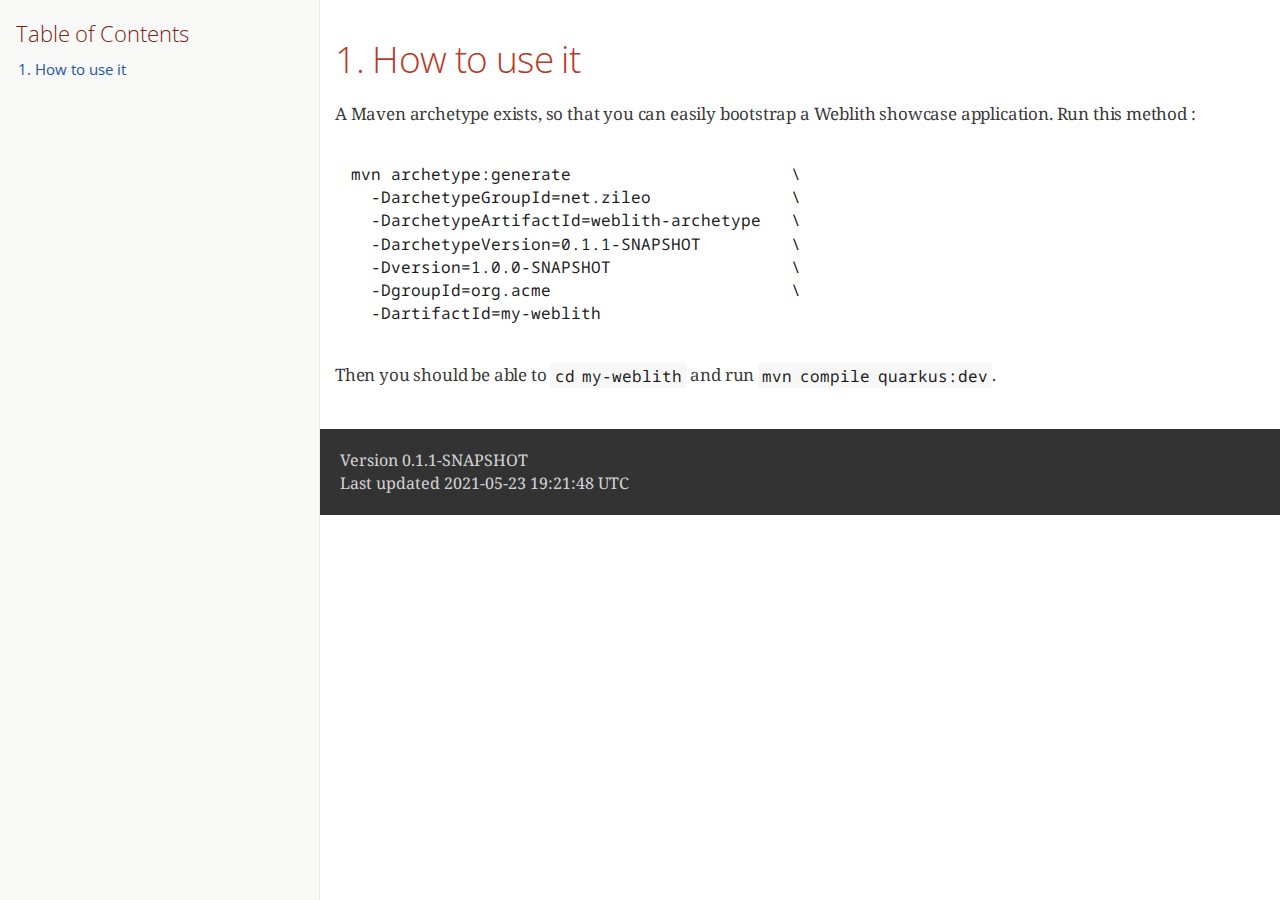
<file: archetype.html>
<!DOCTYPE html>
<html lang="en">
<head>
<meta charset="UTF-8">
<meta http-equiv="X-UA-Compatible" content="IE=edge">
<meta name="viewport" content="width=device-width, initial-scale=1.0">
<meta name="generator" content="Asciidoctor 2.0.10">
<title>How to use it</title>
<link rel="stylesheet" href="https://fonts.googleapis.com/css?family=Open+Sans:300,300italic,400,400italic,600,600italic%7CNoto+Serif:400,400italic,700,700italic%7CDroid+Sans+Mono:400,700">
<link rel="stylesheet" href="./asciidoctor.css">
<link rel="stylesheet" href="https://cdnjs.cloudflare.com/ajax/libs/font-awesome/4.7.0/css/font-awesome.min.css">
</head>
<body class="article toc2 toc-left">
<div id="header">
<div id="toc" class="toc2">
<div id="toctitle">Table of Contents</div>
<ul class="sectlevel1">
<li><a href="#_how_to_use_it">1. How to use it</a></li>
</ul>
</div>
</div>
<div id="content">
<div class="sect1">
<h2 id="_how_to_use_it">1. How to use it</h2>
<div class="sectionbody">
<div class="paragraph">
<p>A Maven archetype exists, so that you can easily bootstrap a Weblith showcase application. Run this method :</p>
</div>
<div class="listingblock">
<div class="content">
<pre class="CodeRay highlight"><code data-lang="shell">mvn archetype:generate                      \
  -DarchetypeGroupId=net.zileo              \
  -DarchetypeArtifactId=weblith-archetype   \
  -DarchetypeVersion=0.1.1-SNAPSHOT         \
  -Dversion=1.0.0-SNAPSHOT                  \
  -DgroupId=org.acme                        \
  -DartifactId=my-weblith</code></pre>
</div>
</div>
<div class="paragraph">
<p>Then you should be able to <code>cd my-weblith</code> and run <code>mvn compile quarkus:dev</code>.</p>
</div>
</div>
</div>
</div>
<div id="footer">
<div id="footer-text">
Version 0.1.1-SNAPSHOT<br>
Last updated 2021-05-23 19:21:48 UTC
</div>
</div>
</body>
</html>
</file>
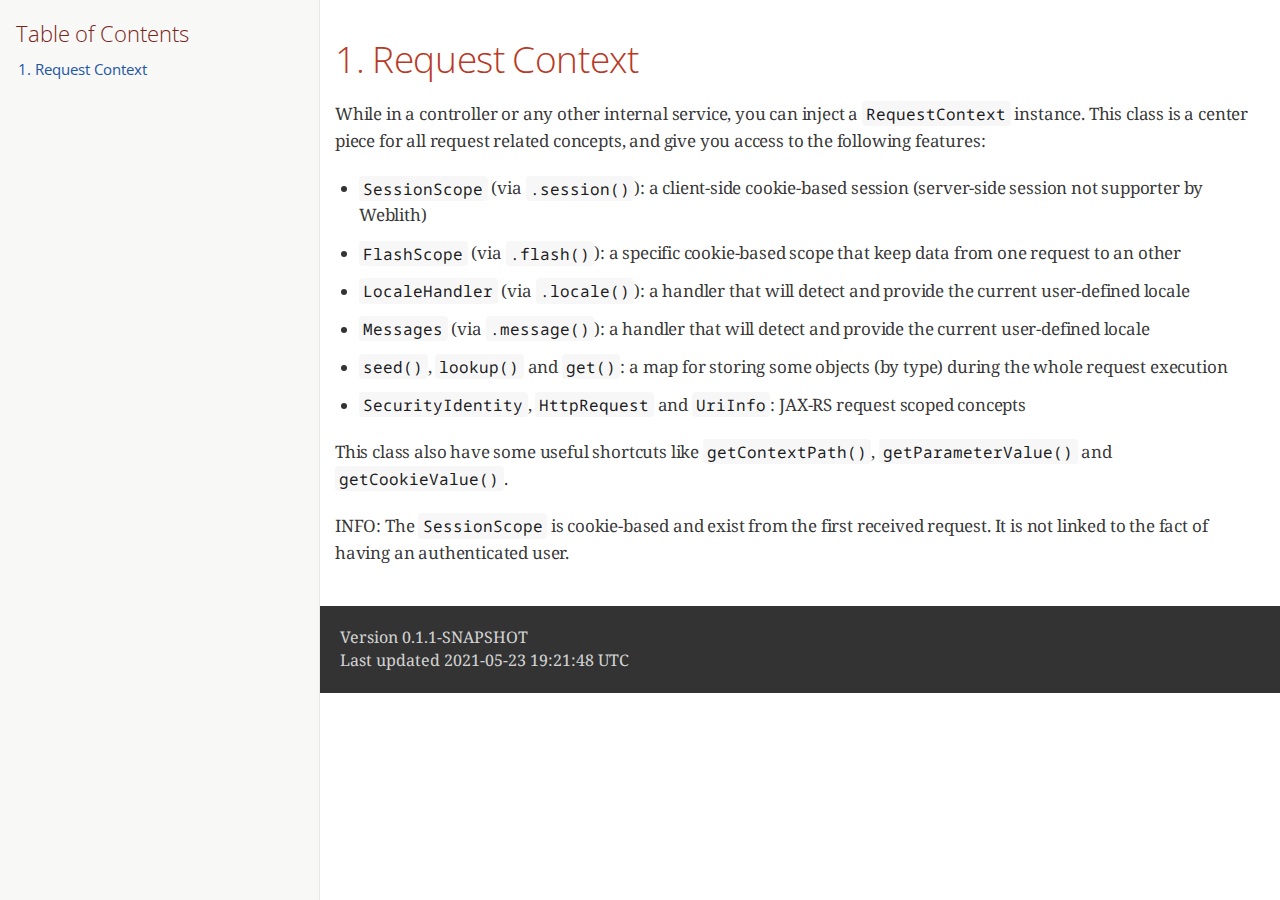
<file: context.html>
<!DOCTYPE html>
<html lang="en">
<head>
<meta charset="UTF-8">
<meta http-equiv="X-UA-Compatible" content="IE=edge">
<meta name="viewport" content="width=device-width, initial-scale=1.0">
<meta name="generator" content="Asciidoctor 2.0.10">
<title>Request Context</title>
<link rel="stylesheet" href="https://fonts.googleapis.com/css?family=Open+Sans:300,300italic,400,400italic,600,600italic%7CNoto+Serif:400,400italic,700,700italic%7CDroid+Sans+Mono:400,700">
<link rel="stylesheet" href="./asciidoctor.css">
<link rel="stylesheet" href="https://cdnjs.cloudflare.com/ajax/libs/font-awesome/4.7.0/css/font-awesome.min.css">
</head>
<body class="article toc2 toc-left">
<div id="header">
<div id="toc" class="toc2">
<div id="toctitle">Table of Contents</div>
<ul class="sectlevel1">
<li><a href="#_request_context">1. Request Context</a></li>
</ul>
</div>
</div>
<div id="content">
<div class="sect1">
<h2 id="_request_context">1. Request Context</h2>
<div class="sectionbody">
<div class="paragraph">
<p>While in a controller or any other internal service, you can inject a <code>RequestContext</code> instance. This class is a center piece for all request related concepts, and give you access to the following features:</p>
</div>
<div class="ulist">
<ul>
<li>
<p><code>SessionScope</code> (via <code>.session()</code>): a client-side cookie-based session (server-side session not supporter by Weblith)</p>
</li>
<li>
<p><code>FlashScope</code> (via <code>.flash()</code>): a specific cookie-based scope that keep data from one request to an other</p>
</li>
<li>
<p><code>LocaleHandler</code> (via <code>.locale()</code>): a handler that will detect and provide the current user-defined locale</p>
</li>
<li>
<p><code>Messages</code> (via <code>.message()</code>): a handler that will detect and provide the current user-defined locale</p>
</li>
<li>
<p><code>seed()</code>, <code>lookup()</code> and <code>get()</code>: a map for storing some objects (by type) during the whole request execution</p>
</li>
<li>
<p><code>SecurityIdentity</code>, <code>HttpRequest</code> and <code>UriInfo</code>: JAX-RS request scoped concepts</p>
</li>
</ul>
</div>
<div class="paragraph">
<p>This class also have some useful shortcuts like <code>getContextPath()</code>, <code>getParameterValue()</code> and <code>getCookieValue()</code>.</p>
</div>
<div class="paragraph">
<p>INFO: The <code>SessionScope</code> is cookie-based and exist from the first received request. It is not linked to the fact of having an authenticated user.</p>
</div>
</div>
</div>
</div>
<div id="footer">
<div id="footer-text">
Version 0.1.1-SNAPSHOT<br>
Last updated 2021-05-23 19:21:48 UTC
</div>
</div>
</body>
</html>
</file>
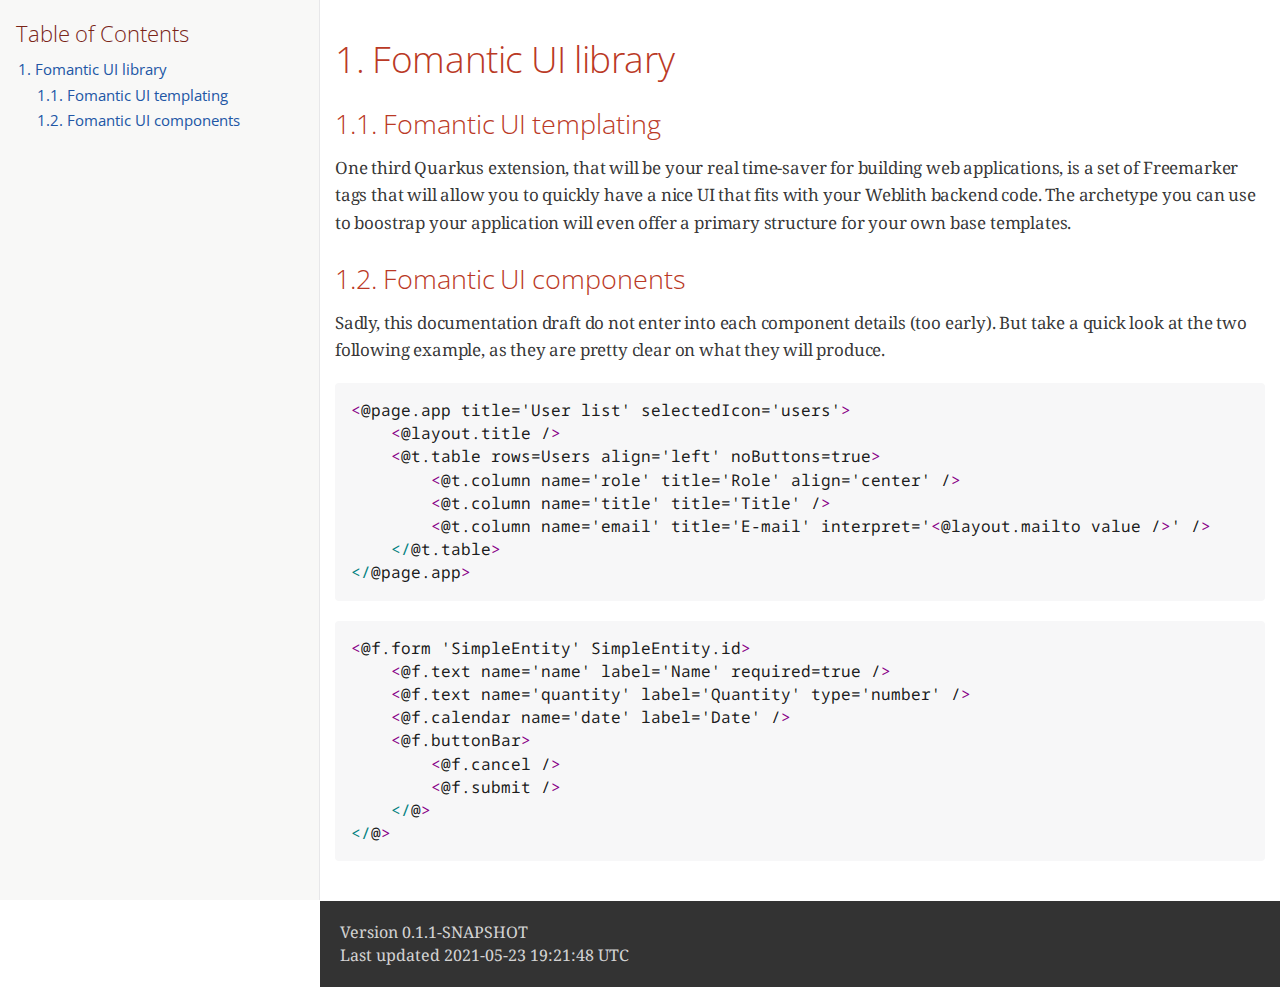
<file: fomantic.html>
<!DOCTYPE html>
<html lang="en">
<head>
<meta charset="UTF-8">
<meta http-equiv="X-UA-Compatible" content="IE=edge">
<meta name="viewport" content="width=device-width, initial-scale=1.0">
<meta name="generator" content="Asciidoctor 2.0.10">
<title>Fomantic UI library</title>
<link rel="stylesheet" href="https://fonts.googleapis.com/css?family=Open+Sans:300,300italic,400,400italic,600,600italic%7CNoto+Serif:400,400italic,700,700italic%7CDroid+Sans+Mono:400,700">
<link rel="stylesheet" href="./asciidoctor.css">
<link rel="stylesheet" href="https://cdnjs.cloudflare.com/ajax/libs/font-awesome/4.7.0/css/font-awesome.min.css">
</head>
<body class="article toc2 toc-left">
<div id="header">
<div id="toc" class="toc2">
<div id="toctitle">Table of Contents</div>
<ul class="sectlevel1">
<li><a href="#_fomantic_ui_library">1. Fomantic UI library</a>
<ul class="sectlevel2">
<li><a href="#_fomantic_ui_templating">1.1. Fomantic UI templating</a></li>
<li><a href="#_fomantic_ui_components">1.2. Fomantic UI components</a></li>
</ul>
</li>
</ul>
</div>
</div>
<div id="content">
<div class="sect1">
<h2 id="_fomantic_ui_library">1. Fomantic UI library</h2>
<div class="sectionbody">
<div class="sect2">
<h3 id="_fomantic_ui_templating">1.1. Fomantic UI templating</h3>
<div class="paragraph">
<p>One third Quarkus extension, that will be your real time-saver for building web applications, is a set of Freemarker tags that will allow you to quickly have a nice UI that fits with your Weblith backend code. The archetype you can use to boostrap your application will even offer a primary structure for your own base templates.</p>
</div>
</div>
<div class="sect2">
<h3 id="_fomantic_ui_components">1.2. Fomantic UI components</h3>
<div class="paragraph">
<p>Sadly, this documentation draft do not enter into each component details (too early). But take a quick look at the two following example, as they are pretty clear on what they will produce.</p>
</div>
<div class="listingblock">
<div class="content">
<pre class="CodeRay highlight"><code data-lang="html"><span class="error">&lt;</span>@page.app title='User list' selectedIcon='users'<span class="error">&gt;</span>
    <span class="error">&lt;</span>@layout.title /<span class="error">&gt;</span>
    <span class="error">&lt;</span>@t.table rows=Users align='left' noButtons=true<span class="error">&gt;</span>
        <span class="error">&lt;</span>@t.column name='role' title='Role' align='center' /<span class="error">&gt;</span>
        <span class="error">&lt;</span>@t.column name='title' title='Title' /<span class="error">&gt;</span>
        <span class="error">&lt;</span>@t.column name='email' title='E-mail' interpret='<span class="error">&lt;</span>@layout.mailto value /<span class="error">&gt;</span>' /<span class="error">&gt;</span>
    <span class="tag">&lt;/</span>@t.table<span class="error">&gt;</span>
<span class="tag">&lt;/</span>@page.app<span class="error">&gt;</span></code></pre>
</div>
</div>
<div class="listingblock">
<div class="content">
<pre class="CodeRay highlight"><code data-lang="html"><span class="error">&lt;</span>@f.form 'SimpleEntity' SimpleEntity.id<span class="error">&gt;</span>
    <span class="error">&lt;</span>@f.text name='name' label='Name' required=true /<span class="error">&gt;</span>
    <span class="error">&lt;</span>@f.text name='quantity' label='Quantity' type='number' /<span class="error">&gt;</span>
    <span class="error">&lt;</span>@f.calendar name='date' label='Date' /<span class="error">&gt;</span>
    <span class="error">&lt;</span>@f.buttonBar<span class="error">&gt;</span>
        <span class="error">&lt;</span>@f.cancel /<span class="error">&gt;</span>
        <span class="error">&lt;</span>@f.submit /<span class="error">&gt;</span>
    <span class="tag">&lt;/</span>@<span class="error">&gt;</span>
<span class="tag">&lt;/</span>@<span class="error">&gt;</span></code></pre>
</div>
</div>
</div>
</div>
</div>
</div>
<div id="footer">
<div id="footer-text">
Version 0.1.1-SNAPSHOT<br>
Last updated 2021-05-23 19:21:48 UTC
</div>
</div>
<link rel="stylesheet" href="./coderay-asciidoctor.css">
</body>
</html>
</file>
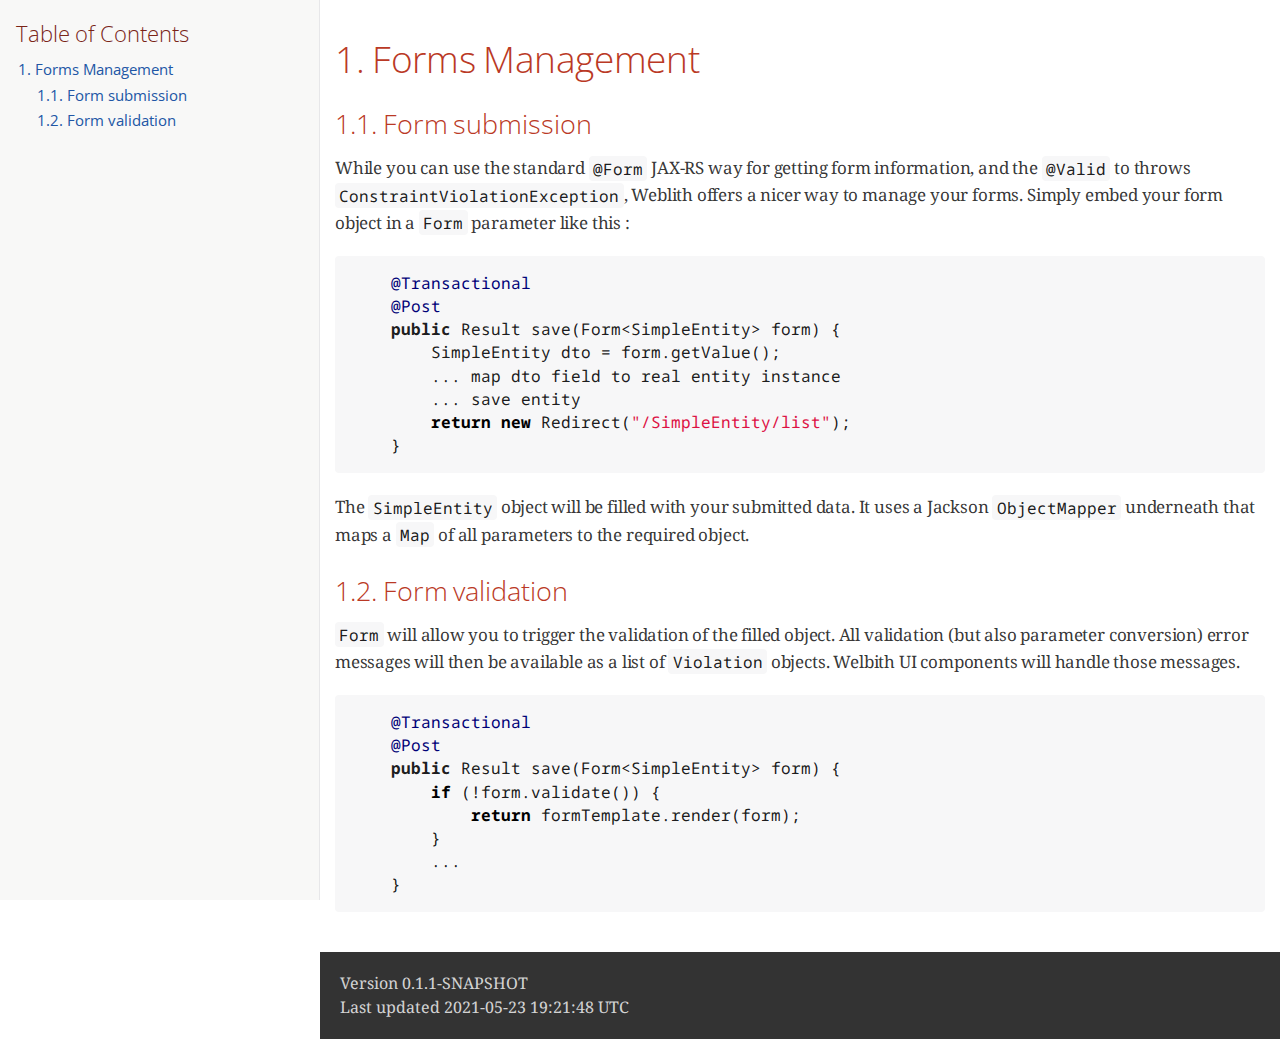
<file: forms.html>
<!DOCTYPE html>
<html lang="en">
<head>
<meta charset="UTF-8">
<meta http-equiv="X-UA-Compatible" content="IE=edge">
<meta name="viewport" content="width=device-width, initial-scale=1.0">
<meta name="generator" content="Asciidoctor 2.0.10">
<title>Forms Management</title>
<link rel="stylesheet" href="https://fonts.googleapis.com/css?family=Open+Sans:300,300italic,400,400italic,600,600italic%7CNoto+Serif:400,400italic,700,700italic%7CDroid+Sans+Mono:400,700">
<link rel="stylesheet" href="./asciidoctor.css">
<link rel="stylesheet" href="https://cdnjs.cloudflare.com/ajax/libs/font-awesome/4.7.0/css/font-awesome.min.css">
</head>
<body class="article toc2 toc-left">
<div id="header">
<div id="toc" class="toc2">
<div id="toctitle">Table of Contents</div>
<ul class="sectlevel1">
<li><a href="#_forms_management">1. Forms Management</a>
<ul class="sectlevel2">
<li><a href="#_form_submission">1.1. Form submission</a></li>
<li><a href="#_form_validation">1.2. Form validation</a></li>
</ul>
</li>
</ul>
</div>
</div>
<div id="content">
<div class="sect1">
<h2 id="_forms_management">1. Forms Management</h2>
<div class="sectionbody">
<div class="sect2">
<h3 id="_form_submission">1.1. Form submission</h3>
<div class="paragraph">
<p>While you can use the standard <code>@Form</code> JAX-RS way for getting form information, and the <code>@Valid</code> to throws <code>ConstraintViolationException</code>, Weblith offers a nicer way to manage your forms. Simply embed your form object in a <code>Form</code> parameter like this :</p>
</div>
<div class="listingblock">
<div class="content">
<pre class="CodeRay highlight"><code data-lang="java">    <span class="annotation">@Transactional</span>
    <span class="annotation">@Post</span>
    <span class="directive">public</span> <span class="predefined-type">Result</span> save(Form&lt;SimpleEntity&gt; form) {
        SimpleEntity dto = form.getValue();
        ... map dto field to real entity instance
        ... save entity
        <span class="keyword">return</span> <span class="keyword">new</span> Redirect(<span class="string"><span class="delimiter">&quot;</span><span class="content">/SimpleEntity/list</span><span class="delimiter">&quot;</span></span>);
    }</code></pre>
</div>
</div>
<div class="paragraph">
<p>The <code>SimpleEntity</code> object will be filled with your submitted data. It uses a Jackson <code>ObjectMapper</code> underneath that maps a <code>Map</code> of all parameters to the required object.</p>
</div>
</div>
<div class="sect2">
<h3 id="_form_validation">1.2. Form validation</h3>
<div class="paragraph">
<p><code>Form</code> will allow you to trigger the validation of the filled object. All validation (but also parameter conversion) error messages will then be available as a list of <code>Violation</code> objects. Welbith UI components will handle those messages.</p>
</div>
<div class="listingblock">
<div class="content">
<pre class="CodeRay highlight"><code data-lang="java">    <span class="annotation">@Transactional</span>
    <span class="annotation">@Post</span>
    <span class="directive">public</span> <span class="predefined-type">Result</span> save(Form&lt;SimpleEntity&gt; form) {
        <span class="keyword">if</span> (!form.validate()) {
            <span class="keyword">return</span> formTemplate.render(form);
        }
        ...
    }</code></pre>
</div>
</div>
</div>
</div>
</div>
</div>
<div id="footer">
<div id="footer-text">
Version 0.1.1-SNAPSHOT<br>
Last updated 2021-05-23 19:21:48 UTC
</div>
</div>
<link rel="stylesheet" href="./coderay-asciidoctor.css">
</body>
</html>
</file>
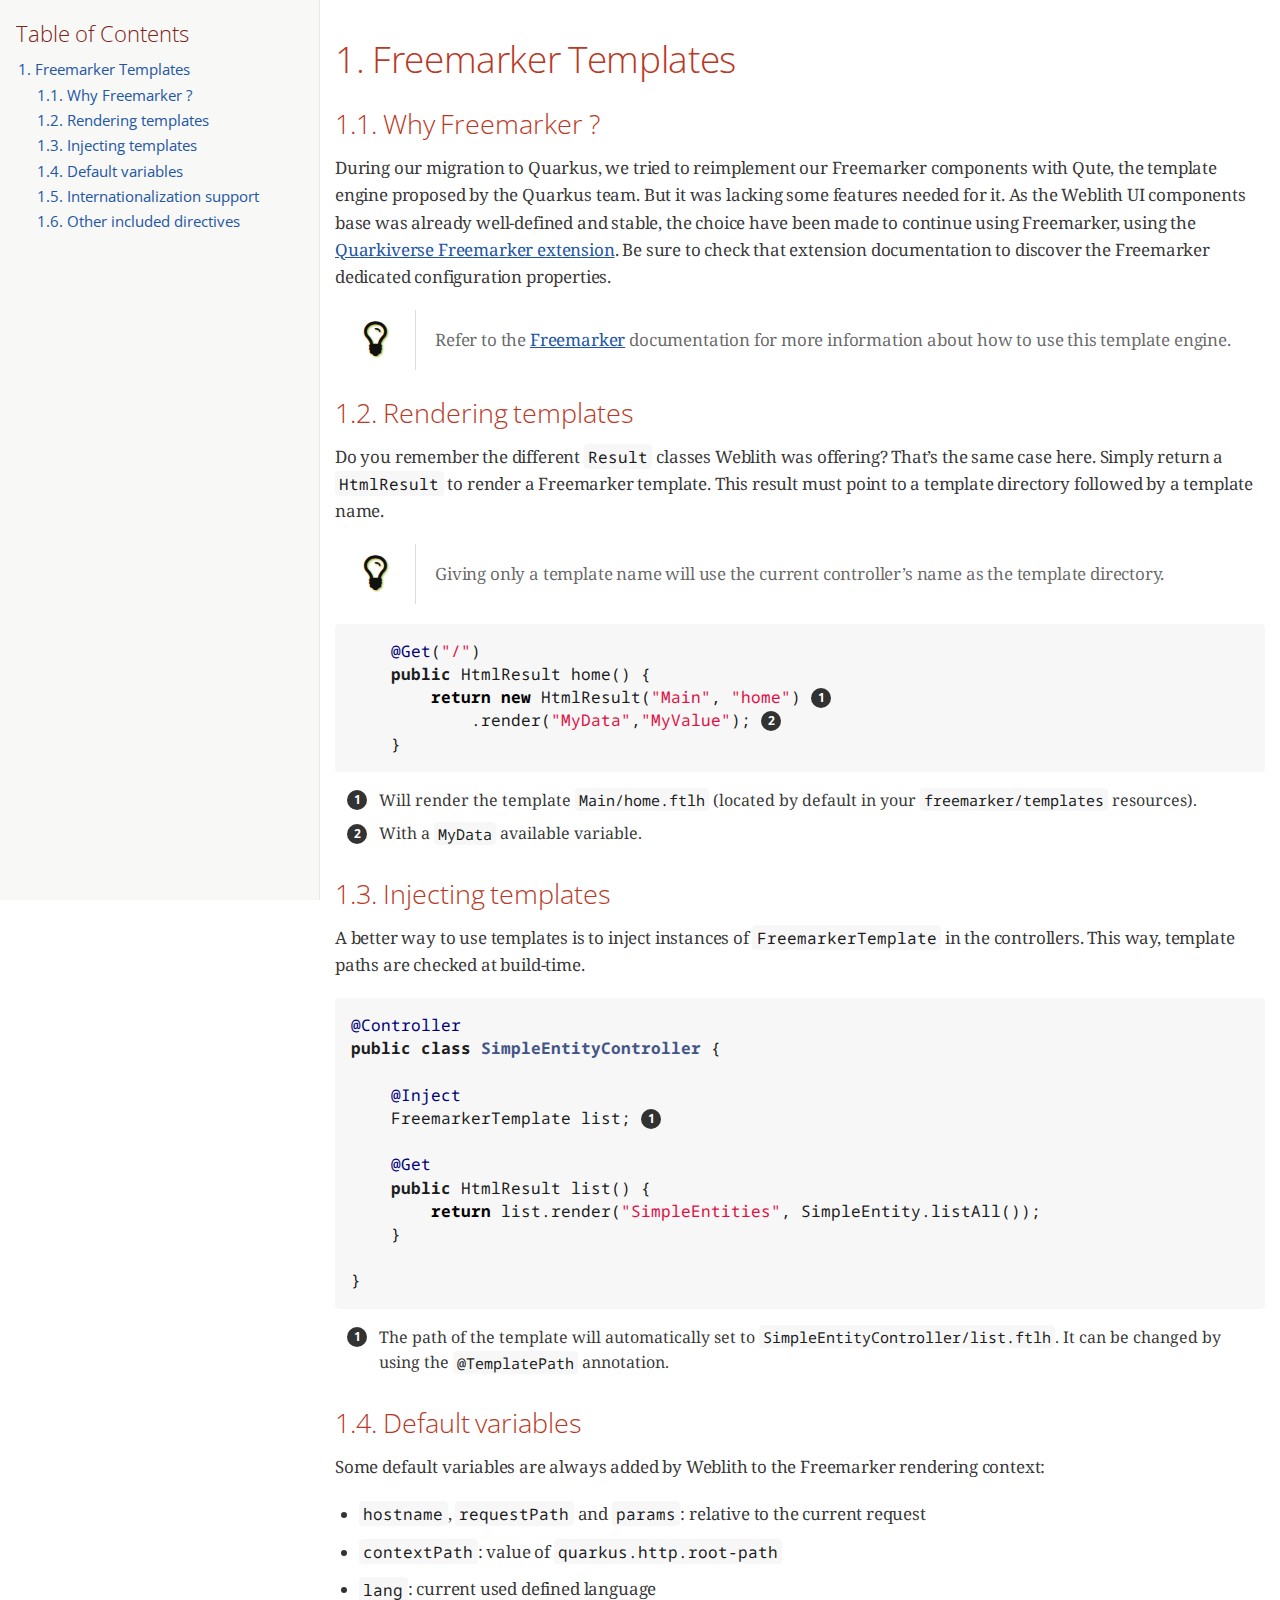
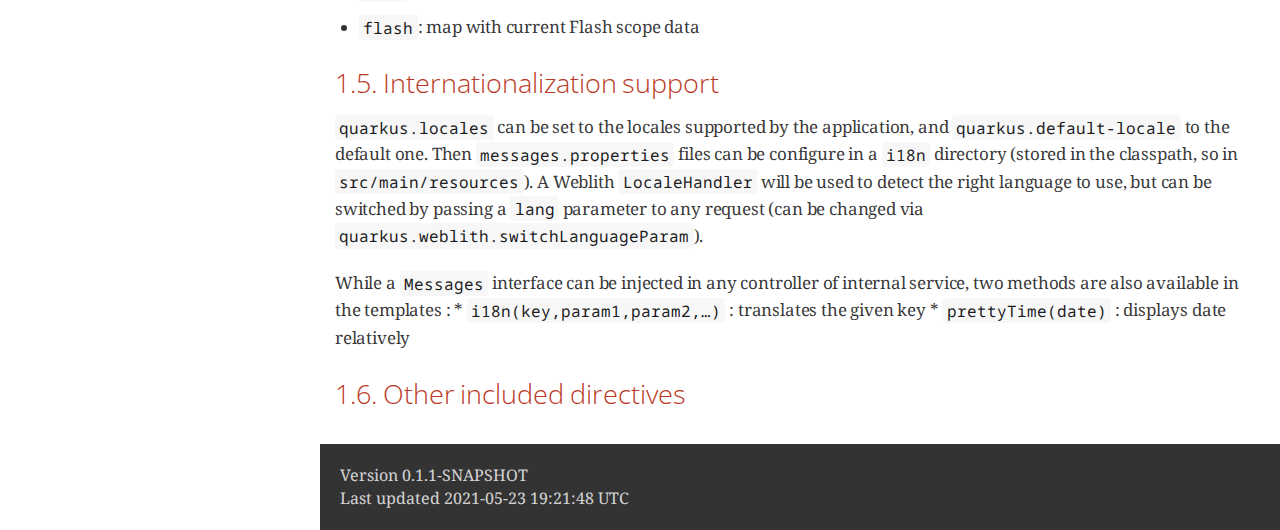
<file: freemarker.html>
<!DOCTYPE html>
<html lang="en">
<head>
<meta charset="UTF-8">
<meta http-equiv="X-UA-Compatible" content="IE=edge">
<meta name="viewport" content="width=device-width, initial-scale=1.0">
<meta name="generator" content="Asciidoctor 2.0.10">
<title>Freemarker Templates</title>
<link rel="stylesheet" href="https://fonts.googleapis.com/css?family=Open+Sans:300,300italic,400,400italic,600,600italic%7CNoto+Serif:400,400italic,700,700italic%7CDroid+Sans+Mono:400,700">
<link rel="stylesheet" href="./asciidoctor.css">
<link rel="stylesheet" href="https://cdnjs.cloudflare.com/ajax/libs/font-awesome/4.7.0/css/font-awesome.min.css">
</head>
<body class="article toc2 toc-left">
<div id="header">
<div id="toc" class="toc2">
<div id="toctitle">Table of Contents</div>
<ul class="sectlevel1">
<li><a href="#_freemarker_templates">1. Freemarker Templates</a>
<ul class="sectlevel2">
<li><a href="#_why_freemarker">1.1. Why Freemarker ?</a></li>
<li><a href="#_rendering_templates">1.2. Rendering templates</a></li>
<li><a href="#_injecting_templates">1.3. Injecting templates</a></li>
<li><a href="#_default_variables">1.4. Default variables</a></li>
<li><a href="#_internationalization_support">1.5. Internationalization support</a></li>
<li><a href="#_other_included_directives">1.6. Other included directives</a></li>
</ul>
</li>
</ul>
</div>
</div>
<div id="content">
<div class="sect1">
<h2 id="_freemarker_templates">1. Freemarker Templates</h2>
<div class="sectionbody">
<div class="sect2">
<h3 id="_why_freemarker">1.1. Why Freemarker ?</h3>
<div class="paragraph">
<p>During our migration to Quarkus, we tried to reimplement our Freemarker components with Qute, the template engine proposed by the Quarkus team. But it was lacking some features needed for it. As the Weblith UI components base was already well-defined and stable, the choice have been made to continue using Freemarker, using the <a href="https://quarkiverse.github.io/quarkiverse-docs/quarkiverse-freemarker/dev/index.html">Quarkiverse Freemarker extension</a>. Be sure to check that extension documentation to discover the Freemarker dedicated configuration properties.</p>
</div>
<div class="admonitionblock tip">
<table>
<tr>
<td class="icon">
<i class="fa icon-tip" title="Tip"></i>
</td>
<td class="content">
Refer to the <a href="https://freemarker.apache.org/docs/index.html">Freemarker</a> documentation for more information about how to use this template engine.
</td>
</tr>
</table>
</div>
</div>
<div class="sect2">
<h3 id="_rendering_templates">1.2. Rendering templates</h3>
<div class="paragraph">
<p>Do you remember the different <code>Result</code> classes Weblith was offering? That&#8217;s the same case here. Simply return a <code>HtmlResult</code> to render a Freemarker template. This result must point to a template directory followed by a template name.</p>
</div>
<div class="admonitionblock tip">
<table>
<tr>
<td class="icon">
<i class="fa icon-tip" title="Tip"></i>
</td>
<td class="content">
Giving only a template name will use the current controller&#8217;s name as the template directory.
</td>
</tr>
</table>
</div>
<div class="listingblock">
<div class="content">
<pre class="CodeRay highlight"><code data-lang="java">    <span class="annotation">@Get</span>(<span class="string"><span class="delimiter">&quot;</span><span class="content">/</span><span class="delimiter">&quot;</span></span>)
    <span class="directive">public</span> HtmlResult home() {
        <span class="keyword">return</span> <span class="keyword">new</span> HtmlResult(<span class="string"><span class="delimiter">&quot;</span><span class="content">Main</span><span class="delimiter">&quot;</span></span>, <span class="string"><span class="delimiter">&quot;</span><span class="content">home</span><span class="delimiter">&quot;</span></span>) <i class="conum" data-value="1"></i><b>(1)</b>
            .render(<span class="string"><span class="delimiter">&quot;</span><span class="content">MyData</span><span class="delimiter">&quot;</span></span>,<span class="string"><span class="delimiter">&quot;</span><span class="content">MyValue</span><span class="delimiter">&quot;</span></span>); <i class="conum" data-value="2"></i><b>(2)</b>
    }</code></pre>
</div>
</div>
<div class="colist arabic">
<table>
<tr>
<td><i class="conum" data-value="1"></i><b>1</b></td>
<td>Will render the template <code>Main/home.ftlh</code> (located by default in your <code>freemarker/templates</code> resources).</td>
</tr>
<tr>
<td><i class="conum" data-value="2"></i><b>2</b></td>
<td>With a <code>MyData</code> available variable.</td>
</tr>
</table>
</div>
</div>
<div class="sect2">
<h3 id="_injecting_templates">1.3. Injecting templates</h3>
<div class="paragraph">
<p>A better way to use templates is to inject instances of <code>FreemarkerTemplate</code> in the controllers. This way, template paths are checked at build-time.</p>
</div>
<div class="listingblock">
<div class="content">
<pre class="CodeRay highlight"><code data-lang="java"><span class="annotation">@Controller</span>
<span class="directive">public</span> <span class="type">class</span> <span class="class">SimpleEntityController</span> {

    <span class="annotation">@Inject</span>
    FreemarkerTemplate list; <i class="conum" data-value="1"></i><b>(1)</b>

    <span class="annotation">@Get</span>
    <span class="directive">public</span> HtmlResult list() {
        <span class="keyword">return</span> list.render(<span class="string"><span class="delimiter">&quot;</span><span class="content">SimpleEntities</span><span class="delimiter">&quot;</span></span>, SimpleEntity.listAll());
    }

}</code></pre>
</div>
</div>
<div class="colist arabic">
<table>
<tr>
<td><i class="conum" data-value="1"></i><b>1</b></td>
<td>The path of the template will automatically set to <code>SimpleEntityController/list.ftlh</code>. It can be changed by using the <code>@TemplatePath</code> annotation.</td>
</tr>
</table>
</div>
</div>
<div class="sect2">
<h3 id="_default_variables">1.4. Default variables</h3>
<div class="paragraph">
<p>Some default variables are always added by Weblith to the Freemarker rendering context:</p>
</div>
<div class="ulist">
<ul>
<li>
<p><code>hostname</code>, <code>requestPath</code> and <code>params</code>: relative to the current request</p>
</li>
<li>
<p><code>contextPath</code>: value of <code>quarkus.http.root-path</code></p>
</li>
<li>
<p><code>lang</code>: current used defined language</p>
</li>
<li>
<p><code>flash</code>: map with current Flash scope data</p>
</li>
</ul>
</div>
</div>
<div class="sect2">
<h3 id="_internationalization_support">1.5. Internationalization support</h3>
<div class="paragraph">
<p><code>quarkus.locales</code> can be set to the locales supported by the application, and <code>quarkus.default-locale</code> to the default one. Then <code>messages.properties</code> files can be configure in a <code>i18n</code> directory (stored in the classpath, so in <code>src/main/resources</code>). A Weblith <code>LocaleHandler</code> will be used to detect the right language to use, but can be switched by passing a <code>lang</code> parameter to any request (can be changed via <code>quarkus.weblith.switchLanguageParam</code>).</p>
</div>
<div class="paragraph">
<p>While a <code>Messages</code> interface can be injected in any controller of internal service, two methods are also available in the templates :
 * <code>i18n(key,param1,param2,&#8230;&#8203;)</code> : translates the given key
 * <code>prettyTime(date)</code> : displays date relatively</p>
</div>
</div>
<div class="sect2">
<h3 id="_other_included_directives">1.6. Other included directives</h3>

</div>
</div>
</div>
</div>
<div id="footer">
<div id="footer-text">
Version 0.1.1-SNAPSHOT<br>
Last updated 2021-05-23 19:21:48 UTC
</div>
</div>
<link rel="stylesheet" href="./coderay-asciidoctor.css">
</body>
</html>
</file>
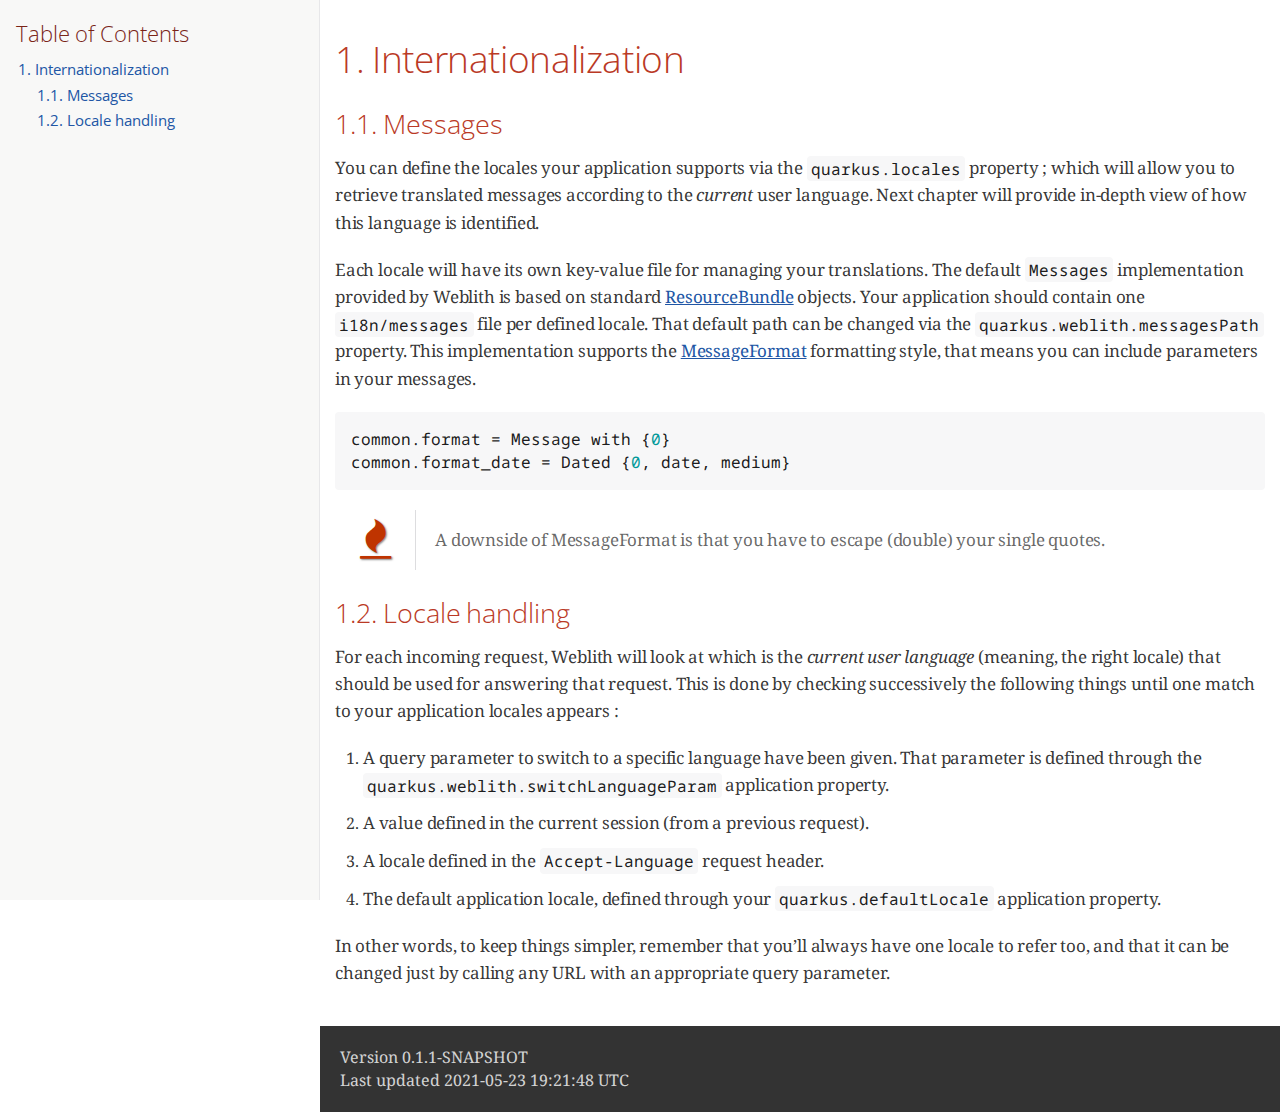
<file: i18n.html>
<!DOCTYPE html>
<html lang="en">
<head>
<meta charset="UTF-8">
<meta http-equiv="X-UA-Compatible" content="IE=edge">
<meta name="viewport" content="width=device-width, initial-scale=1.0">
<meta name="generator" content="Asciidoctor 2.0.10">
<title>Internationalization</title>
<link rel="stylesheet" href="https://fonts.googleapis.com/css?family=Open+Sans:300,300italic,400,400italic,600,600italic%7CNoto+Serif:400,400italic,700,700italic%7CDroid+Sans+Mono:400,700">
<link rel="stylesheet" href="./asciidoctor.css">
<link rel="stylesheet" href="https://cdnjs.cloudflare.com/ajax/libs/font-awesome/4.7.0/css/font-awesome.min.css">
</head>
<body class="article toc2 toc-left">
<div id="header">
<div id="toc" class="toc2">
<div id="toctitle">Table of Contents</div>
<ul class="sectlevel1">
<li><a href="#i18n">1. Internationalization</a>
<ul class="sectlevel2">
<li><a href="#_messages">1.1. Messages</a></li>
<li><a href="#_locale_handling">1.2. Locale handling</a></li>
</ul>
</li>
</ul>
</div>
</div>
<div id="content">
<div class="sect1">
<h2 id="i18n">1. Internationalization</h2>
<div class="sectionbody">
<div class="sect2">
<h3 id="_messages">1.1. Messages</h3>
<div class="paragraph">
<p>You can define the locales your application supports via the <code>quarkus.locales</code> property ; which will allow you to retrieve translated messages according to the <em>current</em> user language. Next chapter will provide in-depth view of how this language is identified.</p>
</div>
<div class="paragraph">
<p>Each locale will have its own key-value file for managing your translations. The default <code>Messages</code> implementation provided by Weblith is based on standard <a href="https://docs.oracle.com/en/java/javase/11/docs/api/java.base/java/util/ResourceBundle.html">ResourceBundle</a> objects. Your application should contain one <code>i18n/messages</code> file per defined locale. That default path can be changed via the <code>quarkus.weblith.messagesPath</code> property. This implementation supports the <a href="http://docs.oracle.com/javase/6/docs/api/java/text/MessageFormat.html">MessageFormat</a> formatting style, that means you can include parameters in your messages.</p>
</div>
<div class="listingblock">
<div class="content">
<pre class="CodeRay highlight"><code data-lang="java">common.format = Message with {<span class="integer">0</span>}
common.format_date = Dated {<span class="integer">0</span>, date, medium}</code></pre>
</div>
</div>
<div class="admonitionblock caution">
<table>
<tr>
<td class="icon">
<i class="fa icon-caution" title="Caution"></i>
</td>
<td class="content">
A downside of MessageFormat is that you have to escape (double) your single quotes.
</td>
</tr>
</table>
</div>
</div>
<div class="sect2">
<h3 id="_locale_handling">1.2. Locale handling</h3>
<div class="paragraph">
<p>For each incoming request, Weblith will look at which is the <em>current user language</em> (meaning, the right locale) that should be used for answering that request. This is done by checking successively the following things until one match to your application locales appears :</p>
</div>
<div class="olist arabic">
<ol class="arabic">
<li>
<p>A query parameter to switch to a specific language have been given. That parameter is defined through the <code>quarkus.weblith.switchLanguageParam</code> application property.</p>
</li>
<li>
<p>A value defined in the current session (from a previous request).</p>
</li>
<li>
<p>A locale defined in the <code>Accept-Language</code> request header.</p>
</li>
<li>
<p>The default application locale, defined through your <code>quarkus.defaultLocale</code> application property.</p>
</li>
</ol>
</div>
<div class="paragraph">
<p>In other words, to keep things simpler, remember that you&#8217;ll always have one locale to refer too, and that it can be changed just by calling any URL with an appropriate query parameter.</p>
</div>
</div>
</div>
</div>
</div>
<div id="footer">
<div id="footer-text">
Version 0.1.1-SNAPSHOT<br>
Last updated 2021-05-23 19:21:48 UTC
</div>
</div>
<link rel="stylesheet" href="./coderay-asciidoctor.css">
</body>
</html>
</file>
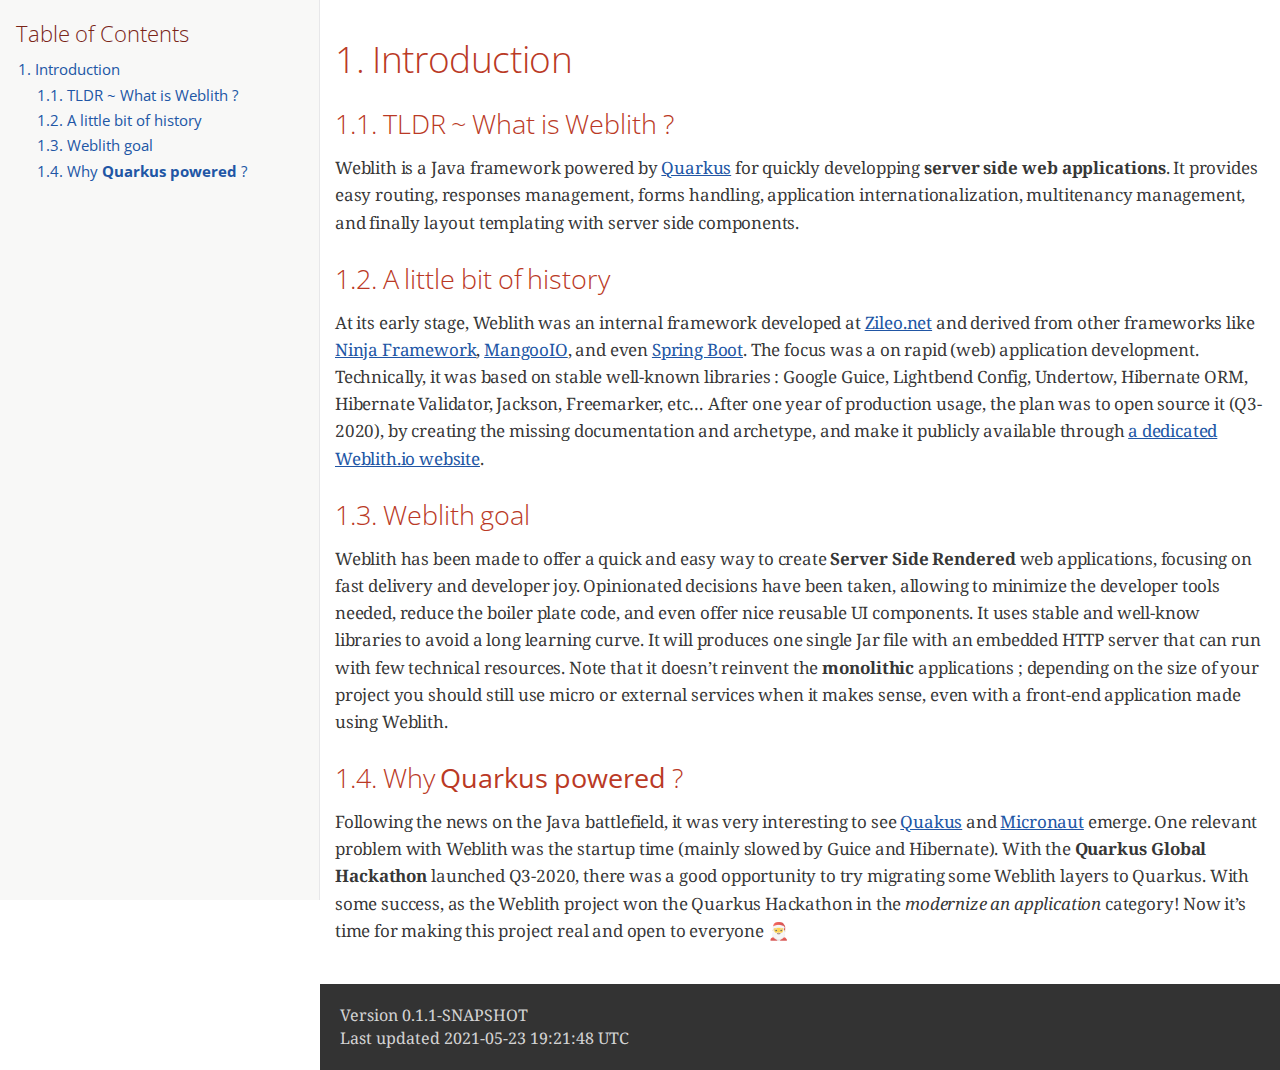
<file: introduction.html>
<!DOCTYPE html>
<html lang="en">
<head>
<meta charset="UTF-8">
<meta http-equiv="X-UA-Compatible" content="IE=edge">
<meta name="viewport" content="width=device-width, initial-scale=1.0">
<meta name="generator" content="Asciidoctor 2.0.10">
<title>Introduction</title>
<link rel="stylesheet" href="https://fonts.googleapis.com/css?family=Open+Sans:300,300italic,400,400italic,600,600italic%7CNoto+Serif:400,400italic,700,700italic%7CDroid+Sans+Mono:400,700">
<link rel="stylesheet" href="./asciidoctor.css">
<link rel="stylesheet" href="https://cdnjs.cloudflare.com/ajax/libs/font-awesome/4.7.0/css/font-awesome.min.css">
</head>
<body class="article toc2 toc-left">
<div id="header">
<div id="toc" class="toc2">
<div id="toctitle">Table of Contents</div>
<ul class="sectlevel1">
<li><a href="#_introduction">1. Introduction</a>
<ul class="sectlevel2">
<li><a href="#_tldr_what_is_weblith">1.1. TLDR ~ What is Weblith ?</a></li>
<li><a href="#_a_little_bit_of_history">1.2. A little bit of history</a></li>
<li><a href="#_weblith_goal">1.3. Weblith goal</a></li>
<li><a href="#_why_quarkus_powered">1.4. Why <strong>Quarkus powered</strong> ?</a></li>
</ul>
</li>
</ul>
</div>
</div>
<div id="content">
<div class="sect1">
<h2 id="_introduction">1. Introduction</h2>
<div class="sectionbody">
<div class="sect2">
<h3 id="_tldr_what_is_weblith">1.1. TLDR ~ What is Weblith ?</h3>
<div class="paragraph">
<p>Weblith is a Java framework powered by <a href="https://quarkus.io">Quarkus</a> for quickly developping <strong>server side web applications</strong>. It provides easy routing, responses management, forms handling, application internationalization, multitenancy management, and finally layout templating with server side components.</p>
</div>
</div>
<div class="sect2">
<h3 id="_a_little_bit_of_history">1.2. A little bit of history</h3>
<div class="paragraph">
<p>At its early stage, Weblith was an internal framework developed at <a href="https://zileo.net">Zileo.net</a> and derived from other frameworks like <a href="http://www.ninjaframework.org">Ninja Framework</a>, <a href="https://github.com/svenkubiak/mangooio">MangooIO</a>, and even <a href="https://spring.io">Spring Boot</a>. The focus was a on rapid (web) application development. Technically, it was based on stable well-known libraries : Google Guice, Lightbend Config, Undertow, Hibernate ORM, Hibernate Validator, Jackson, Freemarker, etc&#8230;&#8203; After one year of production usage, the plan was to open source it (Q3-2020), by creating the missing documentation and archetype, and make it publicly available through <a href="http://weblith.io">a dedicated Weblith.io website</a>.</p>
</div>
</div>
<div class="sect2">
<h3 id="_weblith_goal">1.3. Weblith goal</h3>
<div class="paragraph">
<p>Weblith has been made to offer a quick and easy way to create <strong>Server Side Rendered</strong> web applications, focusing on fast delivery and developer joy. Opinionated decisions have been taken, allowing to minimize the developer tools needed, reduce the boiler plate code, and even offer nice reusable UI components. It uses stable and well-know libraries to avoid a long learning curve. It will produces one single Jar file with an embedded HTTP server that can run with few technical resources. Note that it doesn&#8217;t reinvent the <strong>monolithic</strong> applications ; depending on the size of your project you should still use micro or external services when it makes sense, even with a front-end application made using Weblith.</p>
</div>
</div>
<div class="sect2">
<h3 id="_why_quarkus_powered">1.4. Why <strong>Quarkus powered</strong> ?</h3>
<div class="paragraph">
<p>Following the news on the Java battlefield, it was very interesting to see <a href="https://quarkus.io">Quakus</a> and <a href="http://micronaut.io">Micronaut</a> emerge. One relevant problem with Weblith was the startup time (mainly slowed by Guice and Hibernate). With the <strong>Quarkus Global Hackathon</strong> launched Q3-2020, there was a good opportunity to try migrating some Weblith layers to Quarkus. With some success, as the Weblith project won the Quarkus Hackathon in the <em>modernize an application</em> category! Now it&#8217;s time for making this project real and open to everyone &#127877;</p>
</div>
</div>
</div>
</div>
</div>
<div id="footer">
<div id="footer-text">
Version 0.1.1-SNAPSHOT<br>
Last updated 2021-05-23 19:21:48 UTC
</div>
</div>
</body>
</html>
</file>
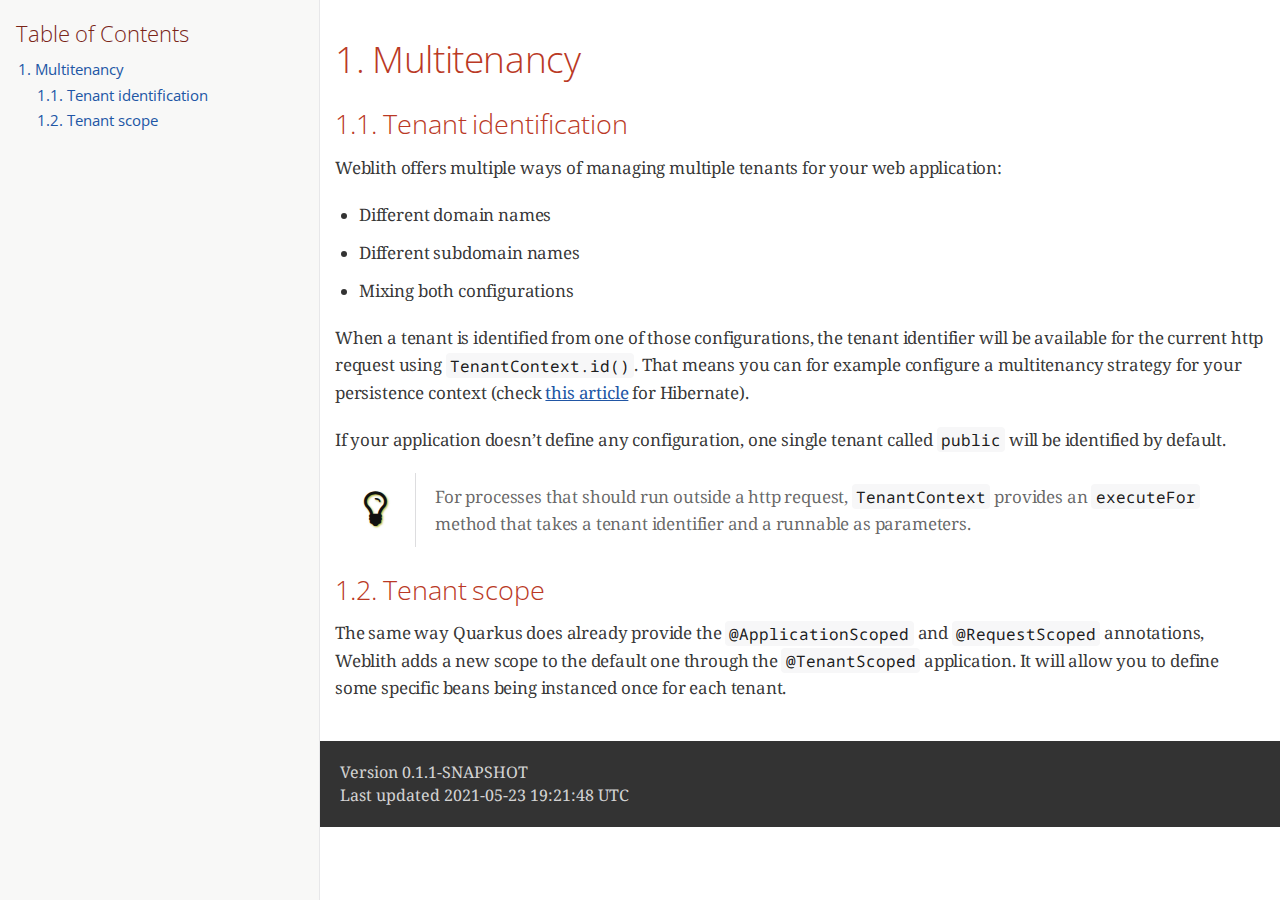
<file: multitenancy.html>
<!DOCTYPE html>
<html lang="en">
<head>
<meta charset="UTF-8">
<meta http-equiv="X-UA-Compatible" content="IE=edge">
<meta name="viewport" content="width=device-width, initial-scale=1.0">
<meta name="generator" content="Asciidoctor 2.0.10">
<title>Multitenancy</title>
<link rel="stylesheet" href="https://fonts.googleapis.com/css?family=Open+Sans:300,300italic,400,400italic,600,600italic%7CNoto+Serif:400,400italic,700,700italic%7CDroid+Sans+Mono:400,700">
<link rel="stylesheet" href="./asciidoctor.css">
<link rel="stylesheet" href="https://cdnjs.cloudflare.com/ajax/libs/font-awesome/4.7.0/css/font-awesome.min.css">
</head>
<body class="article toc2 toc-left">
<div id="header">
<div id="toc" class="toc2">
<div id="toctitle">Table of Contents</div>
<ul class="sectlevel1">
<li><a href="#_multitenancy">1. Multitenancy</a>
<ul class="sectlevel2">
<li><a href="#_tenant_identification">1.1. Tenant identification</a></li>
<li><a href="#_tenant_scope">1.2. Tenant scope</a></li>
</ul>
</li>
</ul>
</div>
</div>
<div id="content">
<div class="sect1">
<h2 id="_multitenancy">1. Multitenancy</h2>
<div class="sectionbody">
<div class="sect2">
<h3 id="_tenant_identification">1.1. Tenant identification</h3>
<div class="paragraph">
<p>Weblith offers multiple ways of managing multiple tenants for your web application:</p>
</div>
<div class="ulist">
<ul>
<li>
<p>Different domain names</p>
</li>
<li>
<p>Different subdomain names</p>
</li>
<li>
<p>Mixing both configurations</p>
</li>
</ul>
</div>
<div class="paragraph">
<p>When a tenant is identified from one of those configurations, the tenant identifier will be available for the current http request using <code>TenantContext.id()</code>. That means you can for example configure a multitenancy strategy for your persistence context (check <a href="https://www.baeldung.com/hibernate-5-multitenancy">this article</a> for Hibernate).</p>
</div>
<div class="paragraph">
<p>If your application doesn&#8217;t define any configuration, one single tenant called <code>public</code> will be identified by default.</p>
</div>
<div class="admonitionblock tip">
<table>
<tr>
<td class="icon">
<i class="fa icon-tip" title="Tip"></i>
</td>
<td class="content">
For processes that should run outside a http request, <code>TenantContext</code> provides an <code>executeFor</code> method that takes a tenant identifier and a runnable as parameters.
</td>
</tr>
</table>
</div>
</div>
<div class="sect2">
<h3 id="_tenant_scope">1.2. Tenant scope</h3>
<div class="paragraph">
<p>The same way Quarkus does already provide the <code>@ApplicationScoped</code> and <code>@RequestScoped</code> annotations, Weblith adds a new scope to the default one through the <code>@TenantScoped</code> application. It will allow you to define some specific beans being instanced once for each tenant.</p>
</div>
</div>
</div>
</div>
</div>
<div id="footer">
<div id="footer-text">
Version 0.1.1-SNAPSHOT<br>
Last updated 2021-05-23 19:21:48 UTC
</div>
</div>
</body>
</html>
</file>
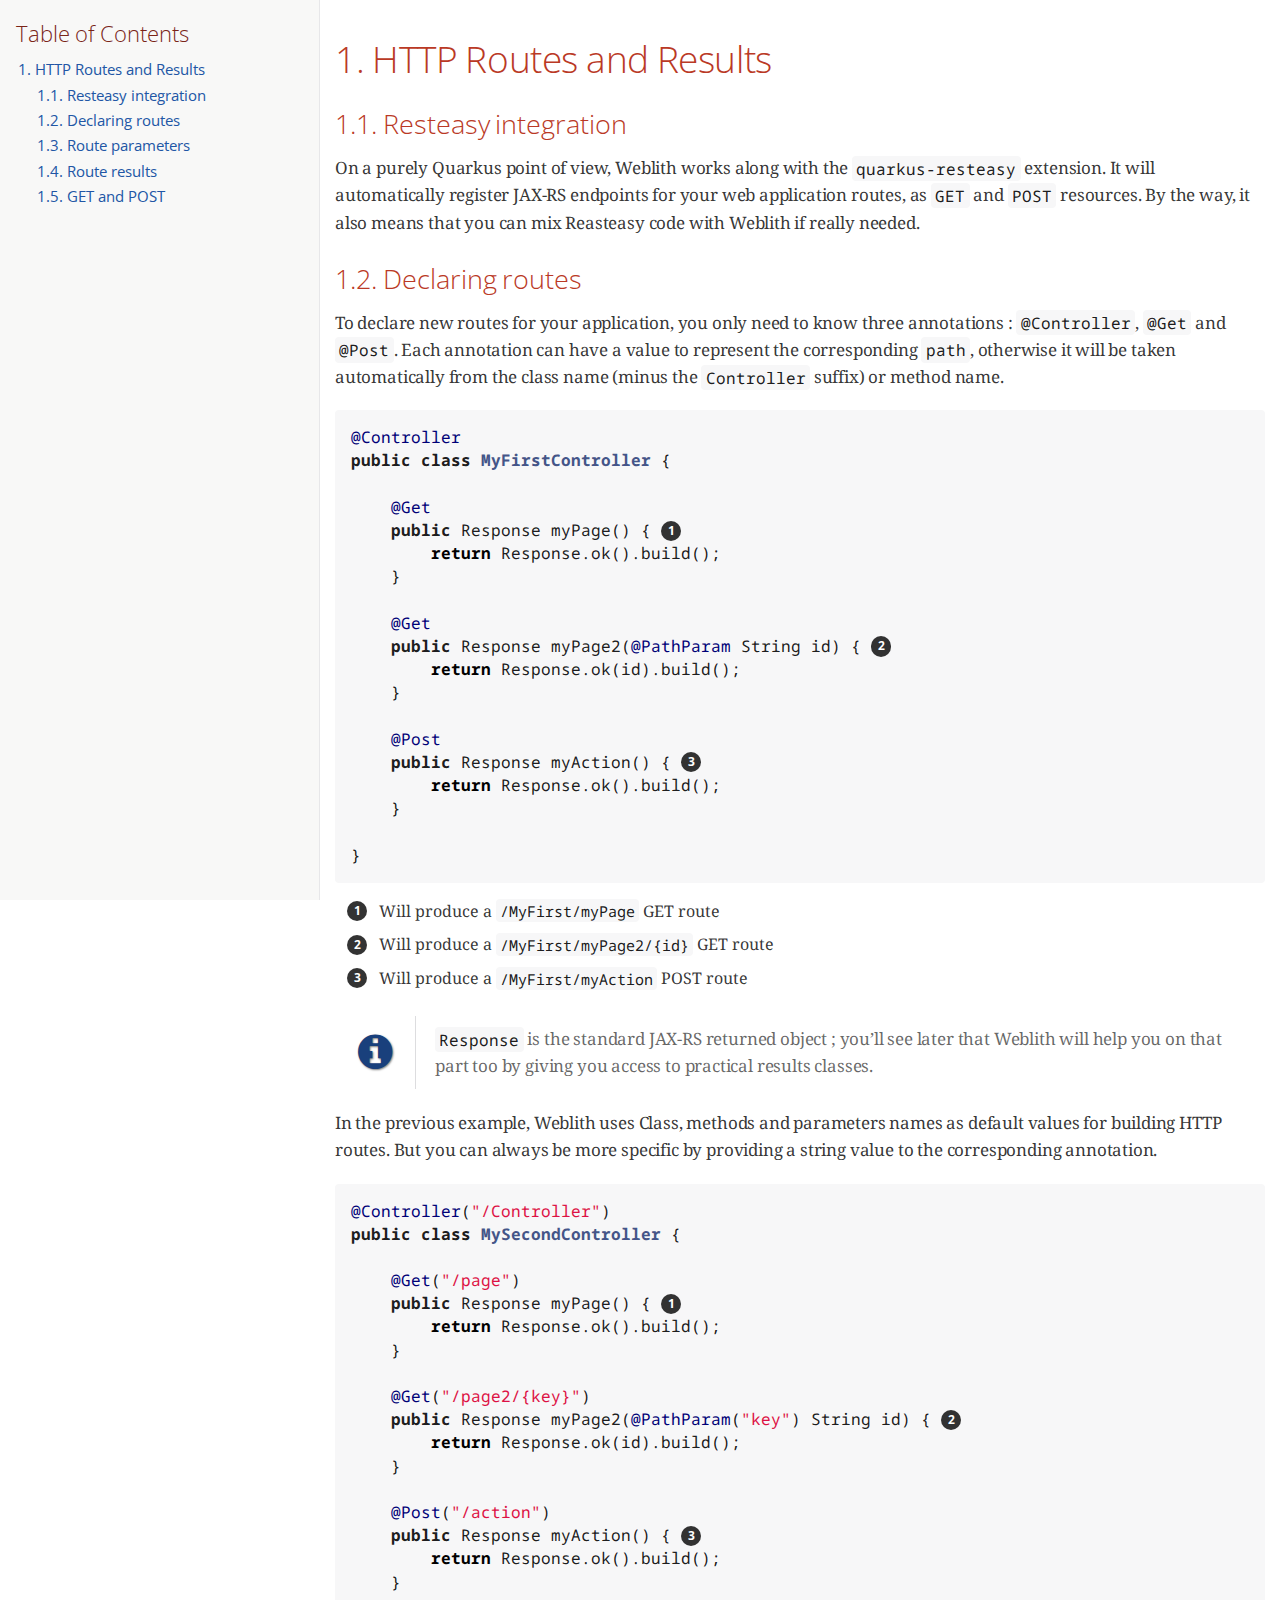
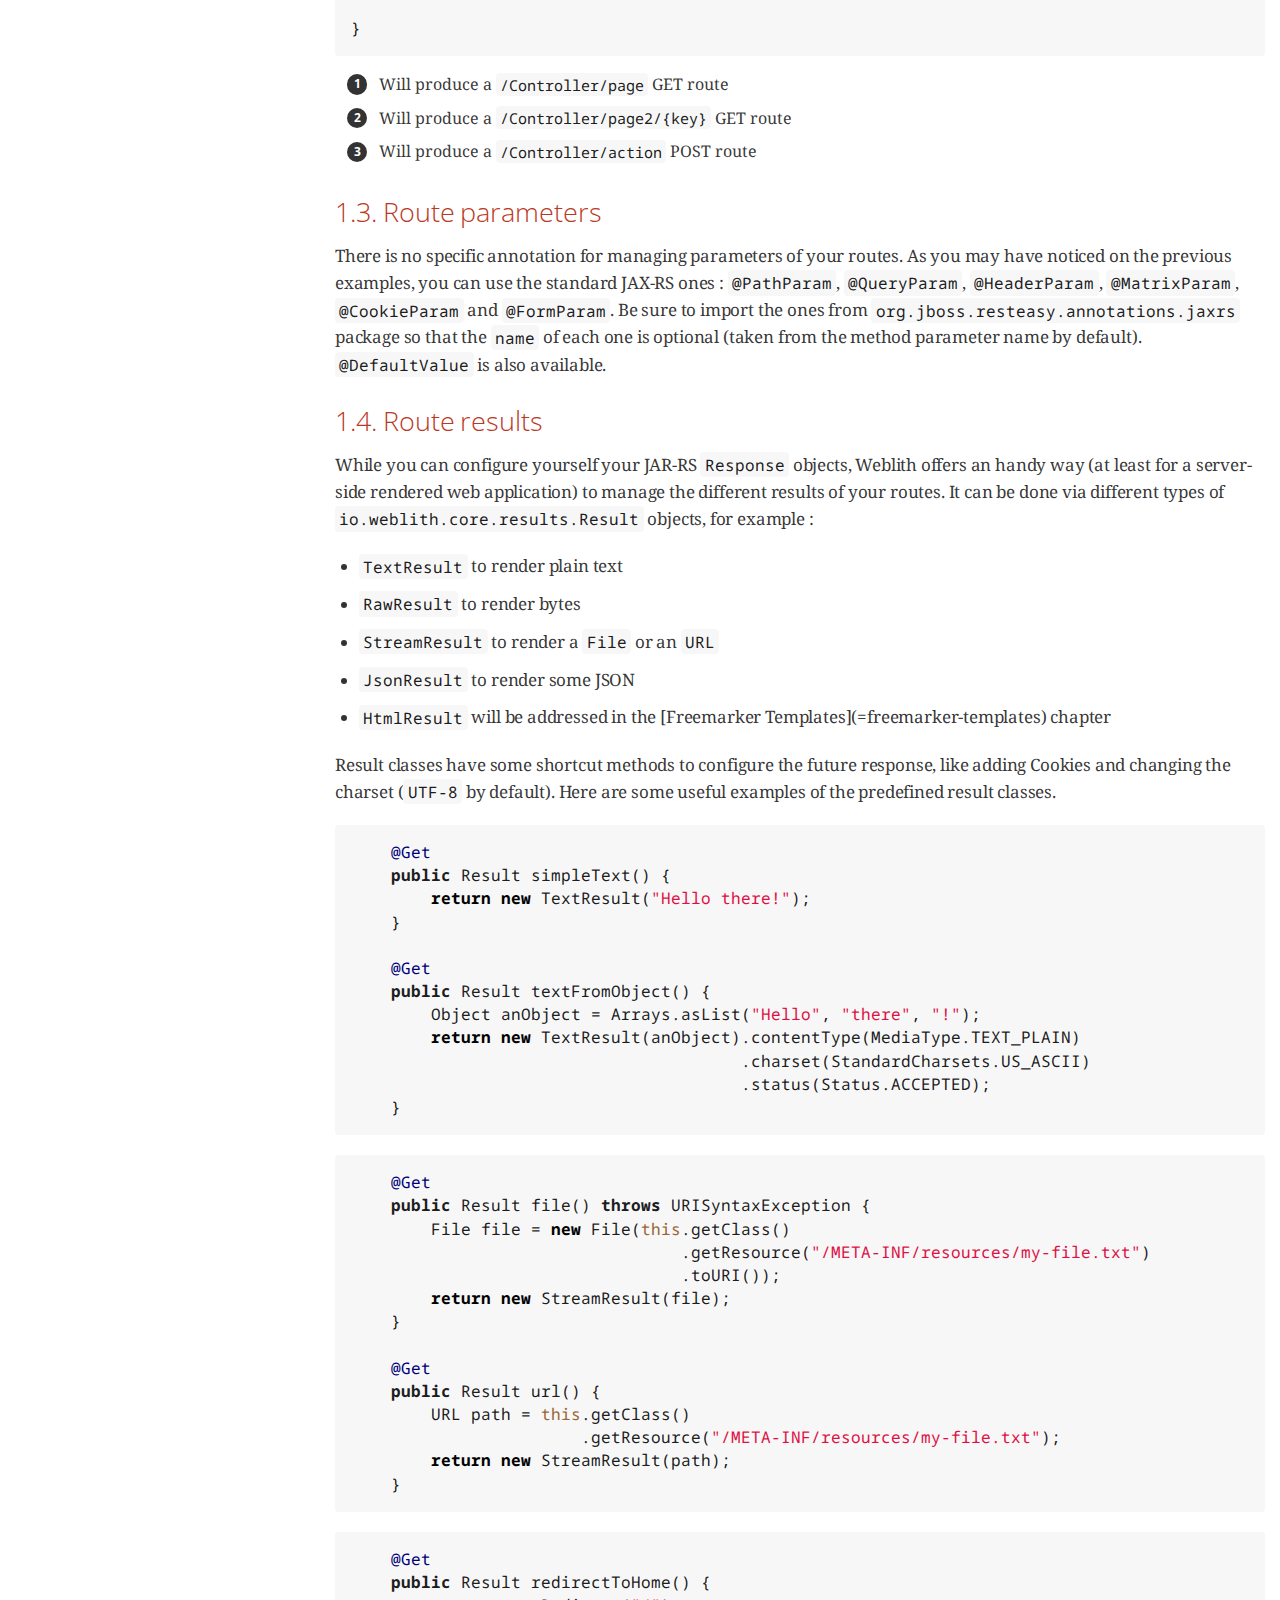
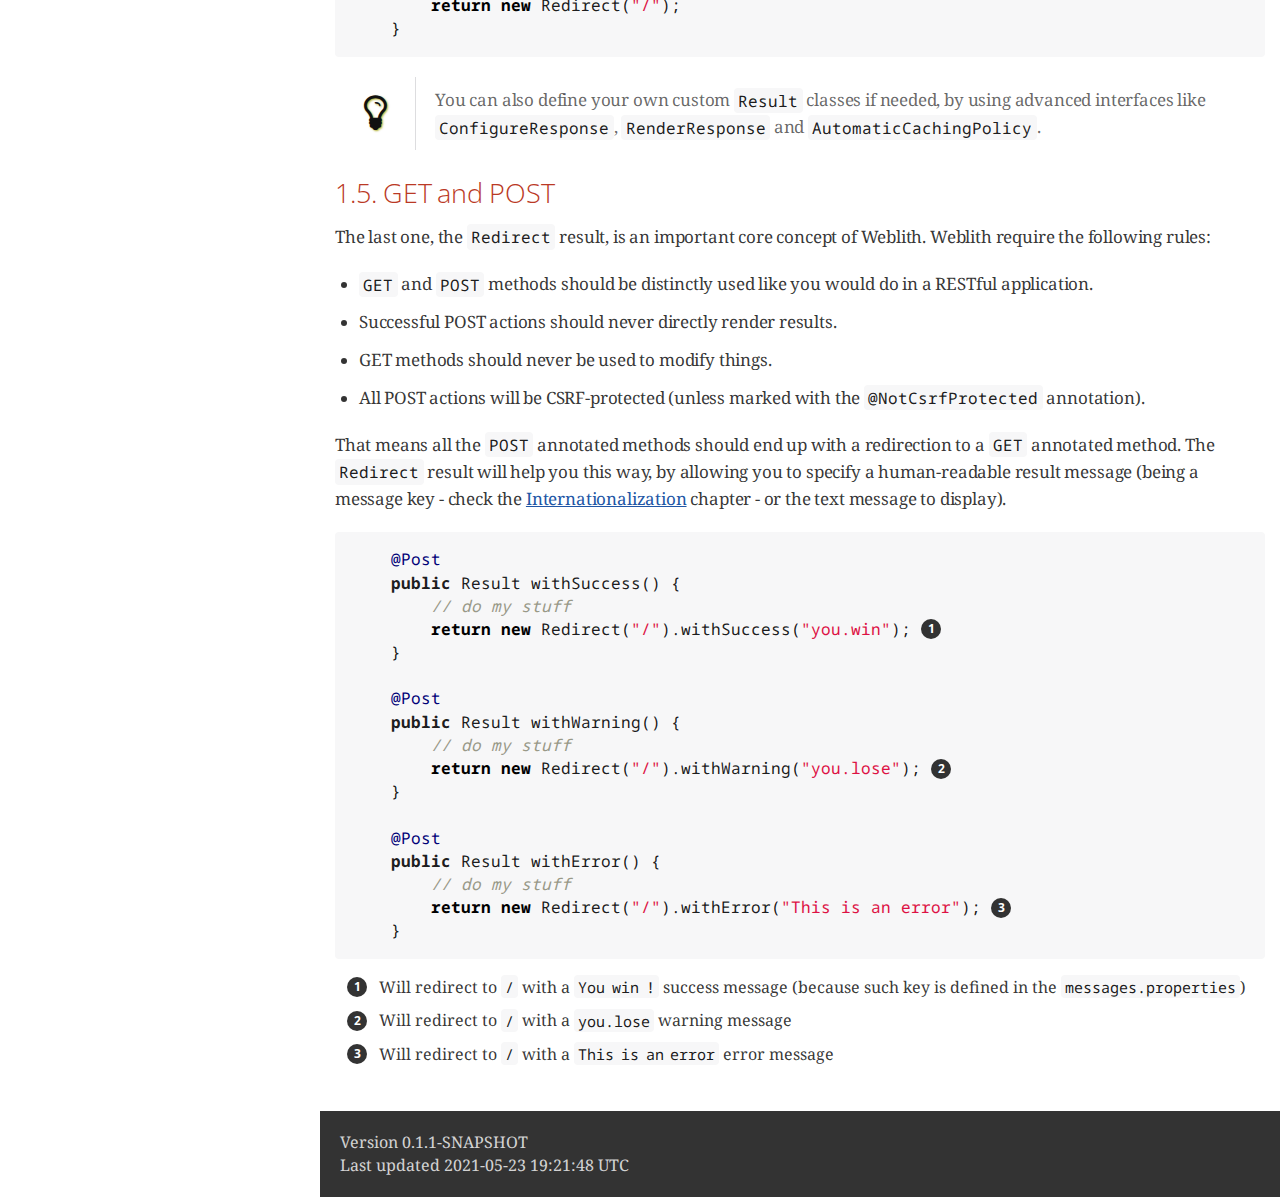
<file: routing.html>
<!DOCTYPE html>
<html lang="en">
<head>
<meta charset="UTF-8">
<meta http-equiv="X-UA-Compatible" content="IE=edge">
<meta name="viewport" content="width=device-width, initial-scale=1.0">
<meta name="generator" content="Asciidoctor 2.0.10">
<title>HTTP Routes and Results</title>
<link rel="stylesheet" href="https://fonts.googleapis.com/css?family=Open+Sans:300,300italic,400,400italic,600,600italic%7CNoto+Serif:400,400italic,700,700italic%7CDroid+Sans+Mono:400,700">
<link rel="stylesheet" href="./asciidoctor.css">
<link rel="stylesheet" href="https://cdnjs.cloudflare.com/ajax/libs/font-awesome/4.7.0/css/font-awesome.min.css">
</head>
<body class="article toc2 toc-left">
<div id="header">
<div id="toc" class="toc2">
<div id="toctitle">Table of Contents</div>
<ul class="sectlevel1">
<li><a href="#_http_routes_and_results">1. HTTP Routes and Results</a>
<ul class="sectlevel2">
<li><a href="#_resteasy_integration">1.1. Resteasy integration</a></li>
<li><a href="#_declaring_routes">1.2. Declaring routes</a></li>
<li><a href="#_route_parameters">1.3. Route parameters</a></li>
<li><a href="#_route_results">1.4. Route results</a></li>
<li><a href="#_get_and_post">1.5. GET and POST</a></li>
</ul>
</li>
</ul>
</div>
</div>
<div id="content">
<div class="sect1">
<h2 id="_http_routes_and_results">1. HTTP Routes and Results</h2>
<div class="sectionbody">
<div class="sect2">
<h3 id="_resteasy_integration">1.1. Resteasy integration</h3>
<div class="paragraph">
<p>On a purely Quarkus point of view, Weblith works along with the <code>quarkus-resteasy</code> extension. It will automatically register JAX-RS endpoints for your web application routes, as <code>GET</code> and <code>POST</code> resources. By the way, it also means that you can mix Reasteasy code with Weblith if really needed.</p>
</div>
</div>
<div class="sect2">
<h3 id="_declaring_routes">1.2. Declaring routes</h3>
<div class="paragraph">
<p>To declare new routes for your application, you only need to know three annotations : <code>@Controller</code>, <code>@Get</code> and <code>@Post</code>. Each annotation can have a value to represent the corresponding <code>path</code>, otherwise it will be taken automatically from the class name (minus the <code>Controller</code> suffix) or method name.</p>
</div>
<div class="listingblock">
<div class="content">
<pre class="CodeRay highlight"><code data-lang="java"><span class="annotation">@Controller</span>
<span class="directive">public</span> <span class="type">class</span> <span class="class">MyFirstController</span> {

    <span class="annotation">@Get</span>
    <span class="directive">public</span> Response myPage() { <i class="conum" data-value="1"></i><b>(1)</b>
        <span class="keyword">return</span> Response.ok().build();
    }

    <span class="annotation">@Get</span>
    <span class="directive">public</span> Response myPage2(<span class="annotation">@PathParam</span> <span class="predefined-type">String</span> id) { <i class="conum" data-value="2"></i><b>(2)</b>
        <span class="keyword">return</span> Response.ok(id).build();
    }

    <span class="annotation">@Post</span>
    <span class="directive">public</span> Response myAction() { <i class="conum" data-value="3"></i><b>(3)</b>
        <span class="keyword">return</span> Response.ok().build();
    }

}</code></pre>
</div>
</div>
<div class="colist arabic">
<table>
<tr>
<td><i class="conum" data-value="1"></i><b>1</b></td>
<td>Will produce a <code>/MyFirst/myPage</code> GET route</td>
</tr>
<tr>
<td><i class="conum" data-value="2"></i><b>2</b></td>
<td>Will produce a <code>/MyFirst/myPage2/{id}</code> GET route</td>
</tr>
<tr>
<td><i class="conum" data-value="3"></i><b>3</b></td>
<td>Will produce a <code>/MyFirst/myAction</code> POST route</td>
</tr>
</table>
</div>
<div class="admonitionblock note">
<table>
<tr>
<td class="icon">
<i class="fa icon-note" title="Note"></i>
</td>
<td class="content">
<code>Response</code> is the standard JAX-RS returned object ; you&#8217;ll see later that Weblith will help you on that part too by giving you access to practical results classes.
</td>
</tr>
</table>
</div>
<div class="paragraph">
<p>In the previous example, Weblith uses Class, methods and parameters names as default values for building HTTP routes. But you can always be more specific by providing a string value to the corresponding annotation.</p>
</div>
<div class="listingblock">
<div class="content">
<pre class="CodeRay highlight"><code data-lang="java"><span class="annotation">@Controller</span>(<span class="string"><span class="delimiter">&quot;</span><span class="content">/Controller</span><span class="delimiter">&quot;</span></span>)
<span class="directive">public</span> <span class="type">class</span> <span class="class">MySecondController</span> {

    <span class="annotation">@Get</span>(<span class="string"><span class="delimiter">&quot;</span><span class="content">/page</span><span class="delimiter">&quot;</span></span>)
    <span class="directive">public</span> Response myPage() { <i class="conum" data-value="1"></i><b>(1)</b>
        <span class="keyword">return</span> Response.ok().build();
    }

    <span class="annotation">@Get</span>(<span class="string"><span class="delimiter">&quot;</span><span class="content">/page2/{key}</span><span class="delimiter">&quot;</span></span>)
    <span class="directive">public</span> Response myPage2(<span class="annotation">@PathParam</span>(<span class="string"><span class="delimiter">&quot;</span><span class="content">key</span><span class="delimiter">&quot;</span></span>) <span class="predefined-type">String</span> id) { <i class="conum" data-value="2"></i><b>(2)</b>
        <span class="keyword">return</span> Response.ok(id).build();
    }

    <span class="annotation">@Post</span>(<span class="string"><span class="delimiter">&quot;</span><span class="content">/action</span><span class="delimiter">&quot;</span></span>)
    <span class="directive">public</span> Response myAction() { <i class="conum" data-value="3"></i><b>(3)</b>
        <span class="keyword">return</span> Response.ok().build();
    }

}</code></pre>
</div>
</div>
<div class="colist arabic">
<table>
<tr>
<td><i class="conum" data-value="1"></i><b>1</b></td>
<td>Will produce a <code>/Controller/page</code> GET route</td>
</tr>
<tr>
<td><i class="conum" data-value="2"></i><b>2</b></td>
<td>Will produce a <code>/Controller/page2/{key}</code> GET route</td>
</tr>
<tr>
<td><i class="conum" data-value="3"></i><b>3</b></td>
<td>Will produce a <code>/Controller/action</code> POST route</td>
</tr>
</table>
</div>
</div>
<div class="sect2">
<h3 id="_route_parameters">1.3. Route parameters</h3>
<div class="paragraph">
<p>There is no specific annotation for managing parameters of your routes. As you may have noticed on the previous examples, you can use the standard JAX-RS ones : <code>@PathParam</code>, <code>@QueryParam</code>, <code>@HeaderParam</code>, <code>@MatrixParam</code>, <code>@CookieParam</code> and <code>@FormParam</code>. Be sure to import the ones from <code>org.jboss.resteasy.annotations.jaxrs</code> package so that the <code>name</code> of each one is optional (taken from the method parameter name by default). <code>@DefaultValue</code> is also available.</p>
</div>
</div>
<div class="sect2">
<h3 id="_route_results">1.4. Route results</h3>
<div class="paragraph">
<p>While you can configure yourself your JAR-RS <code>Response</code> objects, Weblith offers an handy way (at least for a server-side rendered web application) to manage the different results of your routes. It can be done via different types of <code>io.weblith.core.results.Result</code> objects, for example :</p>
</div>
<div class="ulist">
<ul>
<li>
<p><code>TextResult</code> to render plain text</p>
</li>
<li>
<p><code>RawResult</code> to render bytes</p>
</li>
<li>
<p><code>StreamResult</code> to render a <code>File</code> or an <code>URL</code></p>
</li>
<li>
<p><code>JsonResult</code> to render some JSON</p>
</li>
<li>
<p><code>HtmlResult</code> will be addressed in the [Freemarker Templates](=freemarker-templates) chapter</p>
</li>
</ul>
</div>
<div class="paragraph">
<p>Result classes have some shortcut methods to configure the future response, like adding Cookies and changing the charset (<code>UTF-8</code> by default). Here are some useful examples of the predefined result classes.</p>
</div>
<div class="listingblock">
<div class="content">
<pre class="CodeRay highlight"><code data-lang="java">    <span class="annotation">@Get</span>
    <span class="directive">public</span> <span class="predefined-type">Result</span> simpleText() {
        <span class="keyword">return</span> <span class="keyword">new</span> TextResult(<span class="string"><span class="delimiter">&quot;</span><span class="content">Hello there!</span><span class="delimiter">&quot;</span></span>);
    }

    <span class="annotation">@Get</span>
    <span class="directive">public</span> <span class="predefined-type">Result</span> textFromObject() {
        <span class="predefined-type">Object</span> anObject = <span class="predefined-type">Arrays</span>.asList(<span class="string"><span class="delimiter">&quot;</span><span class="content">Hello</span><span class="delimiter">&quot;</span></span>, <span class="string"><span class="delimiter">&quot;</span><span class="content">there</span><span class="delimiter">&quot;</span></span>, <span class="string"><span class="delimiter">&quot;</span><span class="content">!</span><span class="delimiter">&quot;</span></span>);
        <span class="keyword">return</span> <span class="keyword">new</span> TextResult(anObject).contentType(MediaType.TEXT_PLAIN)
                                       .charset(StandardCharsets.US_ASCII)
                                       .status(Status.ACCEPTED);
    }</code></pre>
</div>
</div>
<div class="listingblock">
<div class="content">
<pre class="CodeRay highlight"><code data-lang="java">    <span class="annotation">@Get</span>
    <span class="directive">public</span> <span class="predefined-type">Result</span> file() <span class="directive">throws</span> <span class="exception">URISyntaxException</span> {
        <span class="predefined-type">File</span> file = <span class="keyword">new</span> <span class="predefined-type">File</span>(<span class="local-variable">this</span>.getClass()
                                 .getResource(<span class="string"><span class="delimiter">&quot;</span><span class="content">/META-INF/resources/my-file.txt</span><span class="delimiter">&quot;</span></span>)
                                 .toURI());
        <span class="keyword">return</span> <span class="keyword">new</span> <span class="predefined-type">StreamResult</span>(file);
    }

    <span class="annotation">@Get</span>
    <span class="directive">public</span> <span class="predefined-type">Result</span> url() {
        <span class="predefined-type">URL</span> path = <span class="local-variable">this</span>.getClass()
                       .getResource(<span class="string"><span class="delimiter">&quot;</span><span class="content">/META-INF/resources/my-file.txt</span><span class="delimiter">&quot;</span></span>);
        <span class="keyword">return</span> <span class="keyword">new</span> <span class="predefined-type">StreamResult</span>(path);
    }</code></pre>
</div>
</div>
<div class="listingblock">
<div class="content">
<pre class="CodeRay highlight"><code data-lang="java">    <span class="annotation">@Get</span>
    <span class="directive">public</span> <span class="predefined-type">Result</span> redirectToHome() {
        <span class="keyword">return</span> <span class="keyword">new</span> Redirect(<span class="string"><span class="delimiter">&quot;</span><span class="content">/</span><span class="delimiter">&quot;</span></span>);
    }</code></pre>
</div>
</div>
<div class="admonitionblock tip">
<table>
<tr>
<td class="icon">
<i class="fa icon-tip" title="Tip"></i>
</td>
<td class="content">
You can also define your own custom <code>Result</code> classes if needed, by using advanced interfaces like <code>ConfigureResponse</code>, <code>RenderResponse</code> and <code>AutomaticCachingPolicy</code>.
</td>
</tr>
</table>
</div>
</div>
<div class="sect2">
<h3 id="_get_and_post">1.5. GET and POST</h3>
<div class="paragraph">
<p>The last one, the <code>Redirect</code> result, is an important core concept of Weblith. Weblith require the following rules:</p>
</div>
<div class="ulist">
<ul>
<li>
<p><code>GET</code> and <code>POST</code> methods should be distinctly used like you would do in a RESTful application.</p>
</li>
<li>
<p>Successful POST actions should never directly render results.</p>
</li>
<li>
<p>GET methods should never be used to modify things.</p>
</li>
<li>
<p>All POST actions will be CSRF-protected (unless marked with the <code>@NotCsrfProtected</code> annotation).</p>
</li>
</ul>
</div>
<div class="paragraph">
<p>That means all the <code>POST</code> annotated methods should end up with a redirection to a <code>GET</code> annotated method. The <code>Redirect</code> result will help you this way, by allowing you to specify a human-readable result message (being a message key - check the <a href="#i18n">Internationalization</a> chapter - or the text message to display).</p>
</div>
<div class="listingblock">
<div class="content">
<pre class="CodeRay highlight"><code data-lang="java">    <span class="annotation">@Post</span>
    <span class="directive">public</span> <span class="predefined-type">Result</span> withSuccess() {
        <span class="comment">// do my stuff</span>
        <span class="keyword">return</span> <span class="keyword">new</span> Redirect(<span class="string"><span class="delimiter">&quot;</span><span class="content">/</span><span class="delimiter">&quot;</span></span>).withSuccess(<span class="string"><span class="delimiter">&quot;</span><span class="content">you.win</span><span class="delimiter">&quot;</span></span>); <i class="conum" data-value="1"></i><b>(1)</b>
    }

    <span class="annotation">@Post</span>
    <span class="directive">public</span> <span class="predefined-type">Result</span> withWarning() {
        <span class="comment">// do my stuff</span>
        <span class="keyword">return</span> <span class="keyword">new</span> Redirect(<span class="string"><span class="delimiter">&quot;</span><span class="content">/</span><span class="delimiter">&quot;</span></span>).withWarning(<span class="string"><span class="delimiter">&quot;</span><span class="content">you.lose</span><span class="delimiter">&quot;</span></span>); <i class="conum" data-value="2"></i><b>(2)</b>
    }

    <span class="annotation">@Post</span>
    <span class="directive">public</span> <span class="predefined-type">Result</span> withError() {
        <span class="comment">// do my stuff</span>
        <span class="keyword">return</span> <span class="keyword">new</span> Redirect(<span class="string"><span class="delimiter">&quot;</span><span class="content">/</span><span class="delimiter">&quot;</span></span>).withError(<span class="string"><span class="delimiter">&quot;</span><span class="content">This is an error</span><span class="delimiter">&quot;</span></span>); <i class="conum" data-value="3"></i><b>(3)</b>
    }</code></pre>
</div>
</div>
<div class="colist arabic">
<table>
<tr>
<td><i class="conum" data-value="1"></i><b>1</b></td>
<td>Will redirect to <code>/</code> with a <code>You win !</code> success message (because such key is defined in the <code>messages.properties</code>)</td>
</tr>
<tr>
<td><i class="conum" data-value="2"></i><b>2</b></td>
<td>Will redirect to <code>/</code> with a <code>you.lose</code> warning message</td>
</tr>
<tr>
<td><i class="conum" data-value="3"></i><b>3</b></td>
<td>Will redirect to <code>/</code> with a <code>This is an error</code> error message</td>
</tr>
</table>
</div>
</div>
</div>
</div>
</div>
<div id="footer">
<div id="footer-text">
Version 0.1.1-SNAPSHOT<br>
Last updated 2021-05-23 19:21:48 UTC
</div>
</div>
<link rel="stylesheet" href="./coderay-asciidoctor.css">
</body>
</html>
</file>
<file: asciidoctor.css>
/* Asciidoctor default stylesheet | MIT License | https://asciidoctor.org */
/* Uncomment @import statement to use as custom stylesheet */
/*@import "https://fonts.googleapis.com/css?family=Open+Sans:300,300italic,400,400italic,600,600italic%7CNoto+Serif:400,400italic,700,700italic%7CDroid+Sans+Mono:400,700";*/
article,aside,details,figcaption,figure,footer,header,hgroup,main,nav,section{display:block}
audio,video{display:inline-block}
audio:not([controls]){display:none;height:0}
html{font-family:sans-serif;-ms-text-size-adjust:100%;-webkit-text-size-adjust:100%}
a{background:none}
a:focus{outline:thin dotted}
a:active,a:hover{outline:0}
h1{font-size:2em;margin:.67em 0}
abbr[title]{border-bottom:1px dotted}
b,strong{font-weight:bold}
dfn{font-style:italic}
hr{-moz-box-sizing:content-box;box-sizing:content-box;height:0}
mark{background:#ff0;color:#000}
code,kbd,pre,samp{font-family:monospace;font-size:1em}
pre{white-space:pre-wrap}
q{quotes:"\201C" "\201D" "\2018" "\2019"}
small{font-size:80%}
sub,sup{font-size:75%;line-height:0;position:relative;vertical-align:baseline}
sup{top:-.5em}
sub{bottom:-.25em}
img{border:0}
svg:not(:root){overflow:hidden}
figure{margin:0}
fieldset{border:1px solid silver;margin:0 2px;padding:.35em .625em .75em}
legend{border:0;padding:0}
button,input,select,textarea{font-family:inherit;font-size:100%;margin:0}
button,input{line-height:normal}
button,select{text-transform:none}
button,html input[type="button"],input[type="reset"],input[type="submit"]{-webkit-appearance:button;cursor:pointer}
button[disabled],html input[disabled]{cursor:default}
input[type="checkbox"],input[type="radio"]{box-sizing:border-box;padding:0}
button::-moz-focus-inner,input::-moz-focus-inner{border:0;padding:0}
textarea{overflow:auto;vertical-align:top}
table{border-collapse:collapse;border-spacing:0}
*,*::before,*::after{-moz-box-sizing:border-box;-webkit-box-sizing:border-box;box-sizing:border-box}
html,body{font-size:100%}
body{background:#fff;color:rgba(0,0,0,.8);padding:0;margin:0;font-family:"Noto Serif","DejaVu Serif",serif;font-weight:400;font-style:normal;line-height:1;position:relative;cursor:auto;tab-size:4;-moz-osx-font-smoothing:grayscale;-webkit-font-smoothing:antialiased}
a:hover{cursor:pointer}
img,object,embed{max-width:100%;height:auto}
object,embed{height:100%}
img{-ms-interpolation-mode:bicubic}
.left{float:left!important}
.right{float:right!important}
.text-left{text-align:left!important}
.text-right{text-align:right!important}
.text-center{text-align:center!important}
.text-justify{text-align:justify!important}
.hide{display:none}
img,object,svg{display:inline-block;vertical-align:middle}
textarea{height:auto;min-height:50px}
select{width:100%}
.center{margin-left:auto;margin-right:auto}
.stretch{width:100%}
.subheader,.admonitionblock td.content>.title,.audioblock>.title,.exampleblock>.title,.imageblock>.title,.listingblock>.title,.literalblock>.title,.stemblock>.title,.openblock>.title,.paragraph>.title,.quoteblock>.title,table.tableblock>.title,.verseblock>.title,.videoblock>.title,.dlist>.title,.olist>.title,.ulist>.title,.qlist>.title,.hdlist>.title{line-height:1.45;color:#7a2518;font-weight:400;margin-top:0;margin-bottom:.25em}
div,dl,dt,dd,ul,ol,li,h1,h2,h3,#toctitle,.sidebarblock>.content>.title,h4,h5,h6,pre,form,p,blockquote,th,td{margin:0;padding:0;direction:ltr}
a{color:#2156a5;text-decoration:underline;line-height:inherit}
a:hover,a:focus{color:#1d4b8f}
a img{border:0}
p{font-family:inherit;font-weight:400;font-size:1em;line-height:1.6;margin-bottom:1.25em;text-rendering:optimizeLegibility}
p aside{font-size:.875em;line-height:1.35;font-style:italic}
h1,h2,h3,#toctitle,.sidebarblock>.content>.title,h4,h5,h6{font-family:"Open Sans","DejaVu Sans",sans-serif;font-weight:300;font-style:normal;color:#ba3925;text-rendering:optimizeLegibility;margin-top:1em;margin-bottom:.5em;line-height:1.0125em}
h1 small,h2 small,h3 small,#toctitle small,.sidebarblock>.content>.title small,h4 small,h5 small,h6 small{font-size:60%;color:#e99b8f;line-height:0}
h1{font-size:2.125em}
h2{font-size:1.6875em}
h3,#toctitle,.sidebarblock>.content>.title{font-size:1.375em}
h4,h5{font-size:1.125em}
h6{font-size:1em}
hr{border:solid #dddddf;border-width:1px 0 0;clear:both;margin:1.25em 0 1.1875em;height:0}
em,i{font-style:italic;line-height:inherit}
strong,b{font-weight:bold;line-height:inherit}
small{font-size:60%;line-height:inherit}
code{font-family:"Droid Sans Mono","DejaVu Sans Mono",monospace;font-weight:400;color:rgba(0,0,0,.9)}
ul,ol,dl{font-size:1em;line-height:1.6;margin-bottom:1.25em;list-style-position:outside;font-family:inherit}
ul,ol{margin-left:1.5em}
ul li ul,ul li ol{margin-left:1.25em;margin-bottom:0;font-size:1em}
ul.square li ul,ul.circle li ul,ul.disc li ul{list-style:inherit}
ul.square{list-style-type:square}
ul.circle{list-style-type:circle}
ul.disc{list-style-type:disc}
ol li ul,ol li ol{margin-left:1.25em;margin-bottom:0}
dl dt{margin-bottom:.3125em;font-weight:bold}
dl dd{margin-bottom:1.25em}
abbr,acronym{text-transform:uppercase;font-size:90%;color:rgba(0,0,0,.8);border-bottom:1px dotted #ddd;cursor:help}
abbr{text-transform:none}
blockquote{margin:0 0 1.25em;padding:.5625em 1.25em 0 1.1875em;border-left:1px solid #ddd}
blockquote cite{display:block;font-size:.9375em;color:rgba(0,0,0,.6)}
blockquote cite::before{content:"\2014 \0020"}
blockquote cite a,blockquote cite a:visited{color:rgba(0,0,0,.6)}
blockquote,blockquote p{line-height:1.6;color:rgba(0,0,0,.85)}
@media screen and (min-width:768px){h1,h2,h3,#toctitle,.sidebarblock>.content>.title,h4,h5,h6{line-height:1.2}
h1{font-size:2.75em}
h2{font-size:2.3125em}
h3,#toctitle,.sidebarblock>.content>.title{font-size:1.6875em}
h4{font-size:1.4375em}}
table{background:#fff;margin-bottom:1.25em;border:solid 1px #dedede}
table thead,table tfoot{background:#f7f8f7}
table thead tr th,table thead tr td,table tfoot tr th,table tfoot tr td{padding:.5em .625em .625em;font-size:inherit;color:rgba(0,0,0,.8);text-align:left}
table tr th,table tr td{padding:.5625em .625em;font-size:inherit;color:rgba(0,0,0,.8)}
table tr.even,table tr.alt{background:#f8f8f7}
table thead tr th,table tfoot tr th,table tbody tr td,table tr td,table tfoot tr td{display:table-cell;line-height:1.6}
h1,h2,h3,#toctitle,.sidebarblock>.content>.title,h4,h5,h6{line-height:1.2;word-spacing:-.05em}
h1 strong,h2 strong,h3 strong,#toctitle strong,.sidebarblock>.content>.title strong,h4 strong,h5 strong,h6 strong{font-weight:400}
.clearfix::before,.clearfix::after,.float-group::before,.float-group::after{content:" ";display:table}
.clearfix::after,.float-group::after{clear:both}
:not(pre):not([class^=L])>code{font-size:.9375em;font-style:normal!important;letter-spacing:0;padding:.1em .5ex;word-spacing:-.15em;background:#f7f7f8;-webkit-border-radius:4px;border-radius:4px;line-height:1.45;text-rendering:optimizeSpeed;word-wrap:break-word}
:not(pre)>code.nobreak{word-wrap:normal}
:not(pre)>code.nowrap{white-space:nowrap}
pre{color:rgba(0,0,0,.9);font-family:"Droid Sans Mono","DejaVu Sans Mono",monospace;line-height:1.45;text-rendering:optimizeSpeed}
pre code,pre pre{color:inherit;font-size:inherit;line-height:inherit}
pre>code{display:block}
pre.nowrap,pre.nowrap pre{white-space:pre;word-wrap:normal}
em em{font-style:normal}
strong strong{font-weight:400}
.keyseq{color:rgba(51,51,51,.8)}
kbd{font-family:"Droid Sans Mono","DejaVu Sans Mono",monospace;display:inline-block;color:rgba(0,0,0,.8);font-size:.65em;line-height:1.45;background:#f7f7f7;border:1px solid #ccc;-webkit-border-radius:3px;border-radius:3px;-webkit-box-shadow:0 1px 0 rgba(0,0,0,.2),0 0 0 .1em white inset;box-shadow:0 1px 0 rgba(0,0,0,.2),0 0 0 .1em #fff inset;margin:0 .15em;padding:.2em .5em;vertical-align:middle;position:relative;top:-.1em;white-space:nowrap}
.keyseq kbd:first-child{margin-left:0}
.keyseq kbd:last-child{margin-right:0}
.menuseq,.menuref{color:#000}
.menuseq b:not(.caret),.menuref{font-weight:inherit}
.menuseq{word-spacing:-.02em}
.menuseq b.caret{font-size:1.25em;line-height:.8}
.menuseq i.caret{font-weight:bold;text-align:center;width:.45em}
b.button::before,b.button::after{position:relative;top:-1px;font-weight:400}
b.button::before{content:"[";padding:0 3px 0 2px}
b.button::after{content:"]";padding:0 2px 0 3px}
p a>code:hover{color:rgba(0,0,0,.9)}
#header,#content,#footnotes,#footer{width:100%;margin-left:auto;margin-right:auto;margin-top:0;margin-bottom:0;max-width:62.5em;*zoom:1;position:relative;padding-left:.9375em;padding-right:.9375em}
#header::before,#header::after,#content::before,#content::after,#footnotes::before,#footnotes::after,#footer::before,#footer::after{content:" ";display:table}
#header::after,#content::after,#footnotes::after,#footer::after{clear:both}
#content{margin-top:1.25em}
#content::before{content:none}
#header>h1:first-child{color:rgba(0,0,0,.85);margin-top:2.25rem;margin-bottom:0}
#header>h1:first-child+#toc{margin-top:8px;border-top:1px solid #dddddf}
#header>h1:only-child,body.toc2 #header>h1:nth-last-child(2){border-bottom:1px solid #dddddf;padding-bottom:8px}
#header .details{border-bottom:1px solid #dddddf;line-height:1.45;padding-top:.25em;padding-bottom:.25em;padding-left:.25em;color:rgba(0,0,0,.6);display:-ms-flexbox;display:-webkit-flex;display:flex;-ms-flex-flow:row wrap;-webkit-flex-flow:row wrap;flex-flow:row wrap}
#header .details span:first-child{margin-left:-.125em}
#header .details span.email a{color:rgba(0,0,0,.85)}
#header .details br{display:none}
#header .details br+span::before{content:"\00a0\2013\00a0"}
#header .details br+span.author::before{content:"\00a0\22c5\00a0";color:rgba(0,0,0,.85)}
#header .details br+span#revremark::before{content:"\00a0|\00a0"}
#header #revnumber{text-transform:capitalize}
#header #revnumber::after{content:"\00a0"}
#content>h1:first-child:not([class]){color:rgba(0,0,0,.85);border-bottom:1px solid #dddddf;padding-bottom:8px;margin-top:0;padding-top:1rem;margin-bottom:1.25rem}
#toc{border-bottom:1px solid #e7e7e9;padding-bottom:.5em}
#toc>ul{margin-left:.125em}
#toc ul.sectlevel0>li>a{font-style:italic}
#toc ul.sectlevel0 ul.sectlevel1{margin:.5em 0}
#toc ul{font-family:"Open Sans","DejaVu Sans",sans-serif;list-style-type:none}
#toc li{line-height:1.3334;margin-top:.3334em}
#toc a{text-decoration:none}
#toc a:active{text-decoration:underline}
#toctitle{color:#7a2518;font-size:1.2em}
@media screen and (min-width:768px){#toctitle{font-size:1.375em}
body.toc2{padding-left:15em;padding-right:0}
#toc.toc2{margin-top:0!important;background:#f8f8f7;position:fixed;width:15em;left:0;top:0;border-right:1px solid #e7e7e9;border-top-width:0!important;border-bottom-width:0!important;z-index:1000;padding:1.25em 1em;height:100%;overflow:auto}
#toc.toc2 #toctitle{margin-top:0;margin-bottom:.8rem;font-size:1.2em}
#toc.toc2>ul{font-size:.9em;margin-bottom:0}
#toc.toc2 ul ul{margin-left:0;padding-left:1em}
#toc.toc2 ul.sectlevel0 ul.sectlevel1{padding-left:0;margin-top:.5em;margin-bottom:.5em}
body.toc2.toc-right{padding-left:0;padding-right:15em}
body.toc2.toc-right #toc.toc2{border-right-width:0;border-left:1px solid #e7e7e9;left:auto;right:0}}
@media screen and (min-width:1280px){body.toc2{padding-left:20em;padding-right:0}
#toc.toc2{width:20em}
#toc.toc2 #toctitle{font-size:1.375em}
#toc.toc2>ul{font-size:.95em}
#toc.toc2 ul ul{padding-left:1.25em}
body.toc2.toc-right{padding-left:0;padding-right:20em}}
#content #toc{border-style:solid;border-width:1px;border-color:#e0e0dc;margin-bottom:1.25em;padding:1.25em;background:#f8f8f7;-webkit-border-radius:4px;border-radius:4px}
#content #toc>:first-child{margin-top:0}
#content #toc>:last-child{margin-bottom:0}
#footer{max-width:100%;background:rgba(0,0,0,.8);padding:1.25em}
#footer-text{color:rgba(255,255,255,.8);line-height:1.44}
#content{margin-bottom:.625em}
.sect1{padding-bottom:.625em}
@media screen and (min-width:768px){#content{margin-bottom:1.25em}
.sect1{padding-bottom:1.25em}}
.sect1:last-child{padding-bottom:0}
.sect1+.sect1{border-top:1px solid #e7e7e9}
#content h1>a.anchor,h2>a.anchor,h3>a.anchor,#toctitle>a.anchor,.sidebarblock>.content>.title>a.anchor,h4>a.anchor,h5>a.anchor,h6>a.anchor{position:absolute;z-index:1001;width:1.5ex;margin-left:-1.5ex;display:block;text-decoration:none!important;visibility:hidden;text-align:center;font-weight:400}
#content h1>a.anchor::before,h2>a.anchor::before,h3>a.anchor::before,#toctitle>a.anchor::before,.sidebarblock>.content>.title>a.anchor::before,h4>a.anchor::before,h5>a.anchor::before,h6>a.anchor::before{content:"\00A7";font-size:.85em;display:block;padding-top:.1em}
#content h1:hover>a.anchor,#content h1>a.anchor:hover,h2:hover>a.anchor,h2>a.anchor:hover,h3:hover>a.anchor,#toctitle:hover>a.anchor,.sidebarblock>.content>.title:hover>a.anchor,h3>a.anchor:hover,#toctitle>a.anchor:hover,.sidebarblock>.content>.title>a.anchor:hover,h4:hover>a.anchor,h4>a.anchor:hover,h5:hover>a.anchor,h5>a.anchor:hover,h6:hover>a.anchor,h6>a.anchor:hover{visibility:visible}
#content h1>a.link,h2>a.link,h3>a.link,#toctitle>a.link,.sidebarblock>.content>.title>a.link,h4>a.link,h5>a.link,h6>a.link{color:#ba3925;text-decoration:none}
#content h1>a.link:hover,h2>a.link:hover,h3>a.link:hover,#toctitle>a.link:hover,.sidebarblock>.content>.title>a.link:hover,h4>a.link:hover,h5>a.link:hover,h6>a.link:hover{color:#a53221}
details,.audioblock,.imageblock,.literalblock,.listingblock,.stemblock,.videoblock{margin-bottom:1.25em}
details>summary:first-of-type{cursor:pointer;display:list-item;outline:none;margin-bottom:.75em}
.admonitionblock td.content>.title,.audioblock>.title,.exampleblock>.title,.imageblock>.title,.listingblock>.title,.literalblock>.title,.stemblock>.title,.openblock>.title,.paragraph>.title,.quoteblock>.title,table.tableblock>.title,.verseblock>.title,.videoblock>.title,.dlist>.title,.olist>.title,.ulist>.title,.qlist>.title,.hdlist>.title{text-rendering:optimizeLegibility;text-align:left;font-family:"Noto Serif","DejaVu Serif",serif;font-size:1rem;font-style:italic}
table.tableblock.fit-content>caption.title{white-space:nowrap;width:0}
.paragraph.lead>p,#preamble>.sectionbody>[class="paragraph"]:first-of-type p{font-size:1.21875em;line-height:1.6;color:rgba(0,0,0,.85)}
table.tableblock #preamble>.sectionbody>[class="paragraph"]:first-of-type p{font-size:inherit}
.admonitionblock>table{border-collapse:separate;border:0;background:none;width:100%}
.admonitionblock>table td.icon{text-align:center;width:80px}
.admonitionblock>table td.icon img{max-width:none}
.admonitionblock>table td.icon .title{font-weight:bold;font-family:"Open Sans","DejaVu Sans",sans-serif;text-transform:uppercase}
.admonitionblock>table td.content{padding-left:1.125em;padding-right:1.25em;border-left:1px solid #dddddf;color:rgba(0,0,0,.6)}
.admonitionblock>table td.content>:last-child>:last-child{margin-bottom:0}
.exampleblock>.content{border-style:solid;border-width:1px;border-color:#e6e6e6;margin-bottom:1.25em;padding:1.25em;background:#fff;-webkit-border-radius:4px;border-radius:4px}
.exampleblock>.content>:first-child{margin-top:0}
.exampleblock>.content>:last-child{margin-bottom:0}
.sidebarblock{border-style:solid;border-width:1px;border-color:#dbdbd6;margin-bottom:1.25em;padding:1.25em;background:#f3f3f2;-webkit-border-radius:4px;border-radius:4px}
.sidebarblock>:first-child{margin-top:0}
.sidebarblock>:last-child{margin-bottom:0}
.sidebarblock>.content>.title{color:#7a2518;margin-top:0;text-align:center}
.exampleblock>.content>:last-child>:last-child,.exampleblock>.content .olist>ol>li:last-child>:last-child,.exampleblock>.content .ulist>ul>li:last-child>:last-child,.exampleblock>.content .qlist>ol>li:last-child>:last-child,.sidebarblock>.content>:last-child>:last-child,.sidebarblock>.content .olist>ol>li:last-child>:last-child,.sidebarblock>.content .ulist>ul>li:last-child>:last-child,.sidebarblock>.content .qlist>ol>li:last-child>:last-child{margin-bottom:0}
.literalblock pre,.listingblock>.content>pre{-webkit-border-radius:4px;border-radius:4px;word-wrap:break-word;overflow-x:auto;padding:1em;font-size:.8125em}
@media screen and (min-width:768px){.literalblock pre,.listingblock>.content>pre{font-size:.90625em}}
@media screen and (min-width:1280px){.literalblock pre,.listingblock>.content>pre{font-size:1em}}
.literalblock pre,.listingblock>.content>pre:not(.highlight),.listingblock>.content>pre[class="highlight"],.listingblock>.content>pre[class^="highlight "]{background:#f7f7f8}
.literalblock.output pre{color:#f7f7f8;background:rgba(0,0,0,.9)}
.listingblock>.content{position:relative}
.listingblock code[data-lang]::before{display:none;content:attr(data-lang);position:absolute;font-size:.75em;top:.425rem;right:.5rem;line-height:1;text-transform:uppercase;color:inherit;opacity:.5}
.listingblock:hover code[data-lang]::before{display:block}
.listingblock.terminal pre .command::before{content:attr(data-prompt);padding-right:.5em;color:inherit;opacity:.5}
.listingblock.terminal pre .command:not([data-prompt])::before{content:"$"}
.listingblock pre.highlightjs{padding:0}
.listingblock pre.highlightjs>code{padding:1em;-webkit-border-radius:4px;border-radius:4px}
.listingblock pre.prettyprint{border-width:0}
.prettyprint{background:#f7f7f8}
pre.prettyprint .linenums{line-height:1.45;margin-left:2em}
pre.prettyprint li{background:none;list-style-type:inherit;padding-left:0}
pre.prettyprint li code[data-lang]::before{opacity:1}
pre.prettyprint li:not(:first-child) code[data-lang]::before{display:none}
table.linenotable{border-collapse:separate;border:0;margin-bottom:0;background:none}
table.linenotable td[class]{color:inherit;vertical-align:top;padding:0;line-height:inherit;white-space:normal}
table.linenotable td.code{padding-left:.75em}
table.linenotable td.linenos{border-right:1px solid currentColor;opacity:.35;padding-right:.5em}
pre.pygments .lineno{border-right:1px solid currentColor;opacity:.35;display:inline-block;margin-right:.75em}
pre.pygments .lineno::before{content:"";margin-right:-.125em}
.quoteblock{margin:0 1em 1.25em 1.5em;display:table}
.quoteblock:not(.excerpt)>.title{margin-left:-1.5em;margin-bottom:.75em}
.quoteblock blockquote,.quoteblock p{color:rgba(0,0,0,.85);font-size:1.15rem;line-height:1.75;word-spacing:.1em;letter-spacing:0;font-style:italic;text-align:justify}
.quoteblock blockquote{margin:0;padding:0;border:0}
.quoteblock blockquote::before{content:"\201c";float:left;font-size:2.75em;font-weight:bold;line-height:.6em;margin-left:-.6em;color:#7a2518;text-shadow:0 1px 2px rgba(0,0,0,.1)}
.quoteblock blockquote>.paragraph:last-child p{margin-bottom:0}
.quoteblock .attribution{margin-top:.75em;margin-right:.5ex;text-align:right}
.verseblock{margin:0 1em 1.25em}
.verseblock pre{font-family:"Open Sans","DejaVu Sans",sans;font-size:1.15rem;color:rgba(0,0,0,.85);font-weight:300;text-rendering:optimizeLegibility}
.verseblock pre strong{font-weight:400}
.verseblock .attribution{margin-top:1.25rem;margin-left:.5ex}
.quoteblock .attribution,.verseblock .attribution{font-size:.9375em;line-height:1.45;font-style:italic}
.quoteblock .attribution br,.verseblock .attribution br{display:none}
.quoteblock .attribution cite,.verseblock .attribution cite{display:block;letter-spacing:-.025em;color:rgba(0,0,0,.6)}
.quoteblock.abstract blockquote::before,.quoteblock.excerpt blockquote::before,.quoteblock .quoteblock blockquote::before{display:none}
.quoteblock.abstract blockquote,.quoteblock.abstract p,.quoteblock.excerpt blockquote,.quoteblock.excerpt p,.quoteblock .quoteblock blockquote,.quoteblock .quoteblock p{line-height:1.6;word-spacing:0}
.quoteblock.abstract{margin:0 1em 1.25em;display:block}
.quoteblock.abstract>.title{margin:0 0 .375em;font-size:1.15em;text-align:center}
.quoteblock.excerpt>blockquote,.quoteblock .quoteblock{padding:0 0 .25em 1em;border-left:.25em solid #dddddf}
.quoteblock.excerpt,.quoteblock .quoteblock{margin-left:0}
.quoteblock.excerpt blockquote,.quoteblock.excerpt p,.quoteblock .quoteblock blockquote,.quoteblock .quoteblock p{color:inherit;font-size:1.0625rem}
.quoteblock.excerpt .attribution,.quoteblock .quoteblock .attribution{color:inherit;text-align:left;margin-right:0}
table.tableblock{max-width:100%;border-collapse:separate}
p.tableblock:last-child{margin-bottom:0}
td.tableblock>.content>:last-child{margin-bottom:-1.25em}
td.tableblock>.content>:last-child.sidebarblock{margin-bottom:0}
table.tableblock,th.tableblock,td.tableblock{border:0 solid #dedede}
table.grid-all>thead>tr>.tableblock,table.grid-all>tbody>tr>.tableblock{border-width:0 1px 1px 0}
table.grid-all>tfoot>tr>.tableblock{border-width:1px 1px 0 0}
table.grid-cols>*>tr>.tableblock{border-width:0 1px 0 0}
table.grid-rows>thead>tr>.tableblock,table.grid-rows>tbody>tr>.tableblock{border-width:0 0 1px}
table.grid-rows>tfoot>tr>.tableblock{border-width:1px 0 0}
table.grid-all>*>tr>.tableblock:last-child,table.grid-cols>*>tr>.tableblock:last-child{border-right-width:0}
table.grid-all>tbody>tr:last-child>.tableblock,table.grid-all>thead:last-child>tr>.tableblock,table.grid-rows>tbody>tr:last-child>.tableblock,table.grid-rows>thead:last-child>tr>.tableblock{border-bottom-width:0}
table.frame-all{border-width:1px}
table.frame-sides{border-width:0 1px}
table.frame-topbot,table.frame-ends{border-width:1px 0}
table.stripes-all tr,table.stripes-odd tr:nth-of-type(odd),table.stripes-even tr:nth-of-type(even),table.stripes-hover tr:hover{background:#f8f8f7}
th.halign-left,td.halign-left{text-align:left}
th.halign-right,td.halign-right{text-align:right}
th.halign-center,td.halign-center{text-align:center}
th.valign-top,td.valign-top{vertical-align:top}
th.valign-bottom,td.valign-bottom{vertical-align:bottom}
th.valign-middle,td.valign-middle{vertical-align:middle}
table thead th,table tfoot th{font-weight:bold}
tbody tr th{display:table-cell;line-height:1.6;background:#f7f8f7}
tbody tr th,tbody tr th p,tfoot tr th,tfoot tr th p{color:rgba(0,0,0,.8);font-weight:bold}
p.tableblock>code:only-child{background:none;padding:0}
p.tableblock{font-size:1em}
ol{margin-left:1.75em}
ul li ol{margin-left:1.5em}
dl dd{margin-left:1.125em}
dl dd:last-child,dl dd:last-child>:last-child{margin-bottom:0}
ol>li p,ul>li p,ul dd,ol dd,.olist .olist,.ulist .ulist,.ulist .olist,.olist .ulist{margin-bottom:.625em}
ul.checklist,ul.none,ol.none,ul.no-bullet,ol.no-bullet,ol.unnumbered,ul.unstyled,ol.unstyled{list-style-type:none}
ul.no-bullet,ol.no-bullet,ol.unnumbered{margin-left:.625em}
ul.unstyled,ol.unstyled{margin-left:0}
ul.checklist{margin-left:.625em}
ul.checklist li>p:first-child>.fa-square-o:first-child,ul.checklist li>p:first-child>.fa-check-square-o:first-child{width:1.25em;font-size:.8em;position:relative;bottom:.125em}
ul.checklist li>p:first-child>input[type="checkbox"]:first-child{margin-right:.25em}
ul.inline{display:-ms-flexbox;display:-webkit-box;display:flex;-ms-flex-flow:row wrap;-webkit-flex-flow:row wrap;flex-flow:row wrap;list-style:none;margin:0 0 .625em -1.25em}
ul.inline>li{margin-left:1.25em}
.unstyled dl dt{font-weight:400;font-style:normal}
ol.arabic{list-style-type:decimal}
ol.decimal{list-style-type:decimal-leading-zero}
ol.loweralpha{list-style-type:lower-alpha}
ol.upperalpha{list-style-type:upper-alpha}
ol.lowerroman{list-style-type:lower-roman}
ol.upperroman{list-style-type:upper-roman}
ol.lowergreek{list-style-type:lower-greek}
.hdlist>table,.colist>table{border:0;background:none}
.hdlist>table>tbody>tr,.colist>table>tbody>tr{background:none}
td.hdlist1,td.hdlist2{vertical-align:top;padding:0 .625em}
td.hdlist1{font-weight:bold;padding-bottom:1.25em}
.literalblock+.colist,.listingblock+.colist{margin-top:-.5em}
.colist td:not([class]):first-child{padding:.4em .75em 0;line-height:1;vertical-align:top}
.colist td:not([class]):first-child img{max-width:none}
.colist td:not([class]):last-child{padding:.25em 0}
.thumb,.th{line-height:0;display:inline-block;border:solid 4px #fff;-webkit-box-shadow:0 0 0 1px #ddd;box-shadow:0 0 0 1px #ddd}
.imageblock.left{margin:.25em .625em 1.25em 0}
.imageblock.right{margin:.25em 0 1.25em .625em}
.imageblock>.title{margin-bottom:0}
.imageblock.thumb,.imageblock.th{border-width:6px}
.imageblock.thumb>.title,.imageblock.th>.title{padding:0 .125em}
.image.left,.image.right{margin-top:.25em;margin-bottom:.25em;display:inline-block;line-height:0}
.image.left{margin-right:.625em}
.image.right{margin-left:.625em}
a.image{text-decoration:none;display:inline-block}
a.image object{pointer-events:none}
sup.footnote,sup.footnoteref{font-size:.875em;position:static;vertical-align:super}
sup.footnote a,sup.footnoteref a{text-decoration:none}
sup.footnote a:active,sup.footnoteref a:active{text-decoration:underline}
#footnotes{padding-top:.75em;padding-bottom:.75em;margin-bottom:.625em}
#footnotes hr{width:20%;min-width:6.25em;margin:-.25em 0 .75em;border-width:1px 0 0}
#footnotes .footnote{padding:0 .375em 0 .225em;line-height:1.3334;font-size:.875em;margin-left:1.2em;margin-bottom:.2em}
#footnotes .footnote a:first-of-type{font-weight:bold;text-decoration:none;margin-left:-1.05em}
#footnotes .footnote:last-of-type{margin-bottom:0}
#content #footnotes{margin-top:-.625em;margin-bottom:0;padding:.75em 0}
.gist .file-data>table{border:0;background:#fff;width:100%;margin-bottom:0}
.gist .file-data>table td.line-data{width:99%}
div.unbreakable{page-break-inside:avoid}
.big{font-size:larger}
.small{font-size:smaller}
.underline{text-decoration:underline}
.overline{text-decoration:overline}
.line-through{text-decoration:line-through}
.aqua{color:#00bfbf}
.aqua-background{background:#00fafa}
.black{color:#000}
.black-background{background:#000}
.blue{color:#0000bf}
.blue-background{background:#0000fa}
.fuchsia{color:#bf00bf}
.fuchsia-background{background:#fa00fa}
.gray{color:#606060}
.gray-background{background:#7d7d7d}
.green{color:#006000}
.green-background{background:#007d00}
.lime{color:#00bf00}
.lime-background{background:#00fa00}
.maroon{color:#600000}
.maroon-background{background:#7d0000}
.navy{color:#000060}
.navy-background{background:#00007d}
.olive{color:#606000}
.olive-background{background:#7d7d00}
.purple{color:#600060}
.purple-background{background:#7d007d}
.red{color:#bf0000}
.red-background{background:#fa0000}
.silver{color:#909090}
.silver-background{background:#bcbcbc}
.teal{color:#006060}
.teal-background{background:#007d7d}
.white{color:#bfbfbf}
.white-background{background:#fafafa}
.yellow{color:#bfbf00}
.yellow-background{background:#fafa00}
span.icon>.fa{cursor:default}
a span.icon>.fa{cursor:inherit}
.admonitionblock td.icon [class^="fa icon-"]{font-size:2.5em;text-shadow:1px 1px 2px rgba(0,0,0,.5);cursor:default}
.admonitionblock td.icon .icon-note::before{content:"\f05a";color:#19407c}
.admonitionblock td.icon .icon-tip::before{content:"\f0eb";text-shadow:1px 1px 2px rgba(155,155,0,.8);color:#111}
.admonitionblock td.icon .icon-warning::before{content:"\f071";color:#bf6900}
.admonitionblock td.icon .icon-caution::before{content:"\f06d";color:#bf3400}
.admonitionblock td.icon .icon-important::before{content:"\f06a";color:#bf0000}
.conum[data-value]{display:inline-block;color:#fff!important;background:rgba(0,0,0,.8);-webkit-border-radius:100px;border-radius:100px;text-align:center;font-size:.75em;width:1.67em;height:1.67em;line-height:1.67em;font-family:"Open Sans","DejaVu Sans",sans-serif;font-style:normal;font-weight:bold}
.conum[data-value] *{color:#fff!important}
.conum[data-value]+b{display:none}
.conum[data-value]::after{content:attr(data-value)}
pre .conum[data-value]{position:relative;top:-.125em}
b.conum *{color:inherit!important}
.conum:not([data-value]):empty{display:none}
dt,th.tableblock,td.content,div.footnote{text-rendering:optimizeLegibility}
h1,h2,p,td.content,span.alt{letter-spacing:-.01em}
p strong,td.content strong,div.footnote strong{letter-spacing:-.005em}
p,blockquote,dt,td.content,span.alt{font-size:1.0625rem}
p{margin-bottom:1.25rem}
.sidebarblock p,.sidebarblock dt,.sidebarblock td.content,p.tableblock{font-size:1em}
.exampleblock>.content{background:#fffef7;border-color:#e0e0dc;-webkit-box-shadow:0 1px 4px #e0e0dc;box-shadow:0 1px 4px #e0e0dc}
.print-only{display:none!important}
@page{margin:1.25cm .75cm}
@media print{*{-webkit-box-shadow:none!important;box-shadow:none!important;text-shadow:none!important}
html{font-size:80%}
a{color:inherit!important;text-decoration:underline!important}
a.bare,a[href^="#"],a[href^="mailto:"]{text-decoration:none!important}
a[href^="http:"]:not(.bare)::after,a[href^="https:"]:not(.bare)::after{content:"(" attr(href) ")";display:inline-block;font-size:.875em;padding-left:.25em}
abbr[title]::after{content:" (" attr(title) ")"}
pre,blockquote,tr,img,object,svg{page-break-inside:avoid}
thead{display:table-header-group}
svg{max-width:100%}
p,blockquote,dt,td.content{font-size:1em;orphans:3;widows:3}
h2,h3,#toctitle,.sidebarblock>.content>.title{page-break-after:avoid}
#toc,.sidebarblock,.exampleblock>.content{background:none!important}
#toc{border-bottom:1px solid #dddddf!important;padding-bottom:0!important}
body.book #header{text-align:center}
body.book #header>h1:first-child{border:0!important;margin:2.5em 0 1em}
body.book #header .details{border:0!important;display:block;padding:0!important}
body.book #header .details span:first-child{margin-left:0!important}
body.book #header .details br{display:block}
body.book #header .details br+span::before{content:none!important}
body.book #toc{border:0!important;text-align:left!important;padding:0!important;margin:0!important}
body.book #toc,body.book #preamble,body.book h1.sect0,body.book .sect1>h2{page-break-before:always}
.listingblock code[data-lang]::before{display:block}
#footer{padding:0 .9375em}
.hide-on-print{display:none!important}
.print-only{display:block!important}
.hide-for-print{display:none!important}
.show-for-print{display:inherit!important}}
@media print,amzn-kf8{#header>h1:first-child{margin-top:1.25rem}
.sect1{padding:0!important}
.sect1+.sect1{border:0}
#footer{background:none}
#footer-text{color:rgba(0,0,0,.6);font-size:.9em}}
@media amzn-kf8{#header,#content,#footnotes,#footer{padding:0}}
</file>
<file: coderay-asciidoctor.css>
/* Stylesheet for CodeRay to match GitHub theme | MIT License | http://foundation.zurb.com */
pre.CodeRay{background:#f7f7f8}
.CodeRay .line-numbers{border-right:1px solid currentColor;opacity:.35;padding:0 .5em 0 0}
.CodeRay span.line-numbers{display:inline-block;margin-right:.75em}
.CodeRay .line-numbers strong{color:#000}
table.CodeRay{border-collapse:separate;border:0;margin-bottom:0;background:none}
table.CodeRay td{vertical-align:top;line-height:inherit}
table.CodeRay td.line-numbers{text-align:right}
table.CodeRay td.code{padding:0 0 0 .75em}
.CodeRay .debug{color:#fff !important;background:#000080 !important}
.CodeRay .annotation{color:#007}
.CodeRay .attribute-name{color:#000080}
.CodeRay .attribute-value{color:#700}
.CodeRay .binary{color:#509}
.CodeRay .comment{color:#998;font-style:italic}
.CodeRay .char{color:#04d}
.CodeRay .char .content{color:#04d}
.CodeRay .char .delimiter{color:#039}
.CodeRay .class{color:#458;font-weight:bold}
.CodeRay .complex{color:#a08}
.CodeRay .constant,.CodeRay .predefined-constant{color:#008080}
.CodeRay .color{color:#099}
.CodeRay .class-variable{color:#369}
.CodeRay .decorator{color:#b0b}
.CodeRay .definition{color:#099}
.CodeRay .delimiter{color:#000}
.CodeRay .doc{color:#970}
.CodeRay .doctype{color:#34b}
.CodeRay .doc-string{color:#d42}
.CodeRay .escape{color:#666}
.CodeRay .entity{color:#800}
.CodeRay .error{color:#808}
.CodeRay .exception{color:inherit}
.CodeRay .filename{color:#099}
.CodeRay .function{color:#900;font-weight:bold}
.CodeRay .global-variable{color:#008080}
.CodeRay .hex{color:#058}
.CodeRay .integer,.CodeRay .float{color:#099}
.CodeRay .include{color:#555}
.CodeRay .inline{color:#000}
.CodeRay .inline .inline{background:#ccc}
.CodeRay .inline .inline .inline{background:#bbb}
.CodeRay .inline .inline-delimiter{color:#d14}
.CodeRay .inline-delimiter{color:#d14}
.CodeRay .important{color:#555;font-weight:bold}
.CodeRay .interpreted{color:#b2b}
.CodeRay .instance-variable{color:#008080}
.CodeRay .label{color:#970}
.CodeRay .local-variable{color:#963}
.CodeRay .octal{color:#40e}
.CodeRay .predefined{color:#369}
.CodeRay .preprocessor{color:#579}
.CodeRay .pseudo-class{color:#555}
.CodeRay .directive{font-weight:bold}
.CodeRay .type{font-weight:bold}
.CodeRay .predefined-type{color:inherit}
.CodeRay .reserved,.CodeRay .keyword {color:#000;font-weight:bold}
.CodeRay .key{color:#808}
.CodeRay .key .delimiter{color:#606}
.CodeRay .key .char{color:#80f}
.CodeRay .value{color:#088}
.CodeRay .regexp .delimiter{color:#808}
.CodeRay .regexp .content{color:#808}
.CodeRay .regexp .modifier{color:#808}
.CodeRay .regexp .char{color:#d14}
.CodeRay .regexp .function{color:#404;font-weight:bold}
.CodeRay .string{color:#d20}
.CodeRay .string .string .string{background:#ffd0d0}
.CodeRay .string .content{color:#d14}
.CodeRay .string .char{color:#d14}
.CodeRay .string .delimiter{color:#d14}
.CodeRay .shell{color:#d14}
.CodeRay .shell .delimiter{color:#d14}
.CodeRay .symbol{color:#990073}
.CodeRay .symbol .content{color:#a60}
.CodeRay .symbol .delimiter{color:#630}
.CodeRay .tag{color:#008080}
.CodeRay .tag-special{color:#d70}
.CodeRay .variable{color:#036}
.CodeRay .insert{background:#afa}
.CodeRay .delete{background:#faa}
.CodeRay .change{color:#aaf;background:#007}
.CodeRay .head{color:#f8f;background:#505}
.CodeRay .insert .insert{color:#080}
.CodeRay .delete .delete{color:#800}
.CodeRay .change .change{color:#66f}
.CodeRay .head .head{color:#f4f}
</file>
